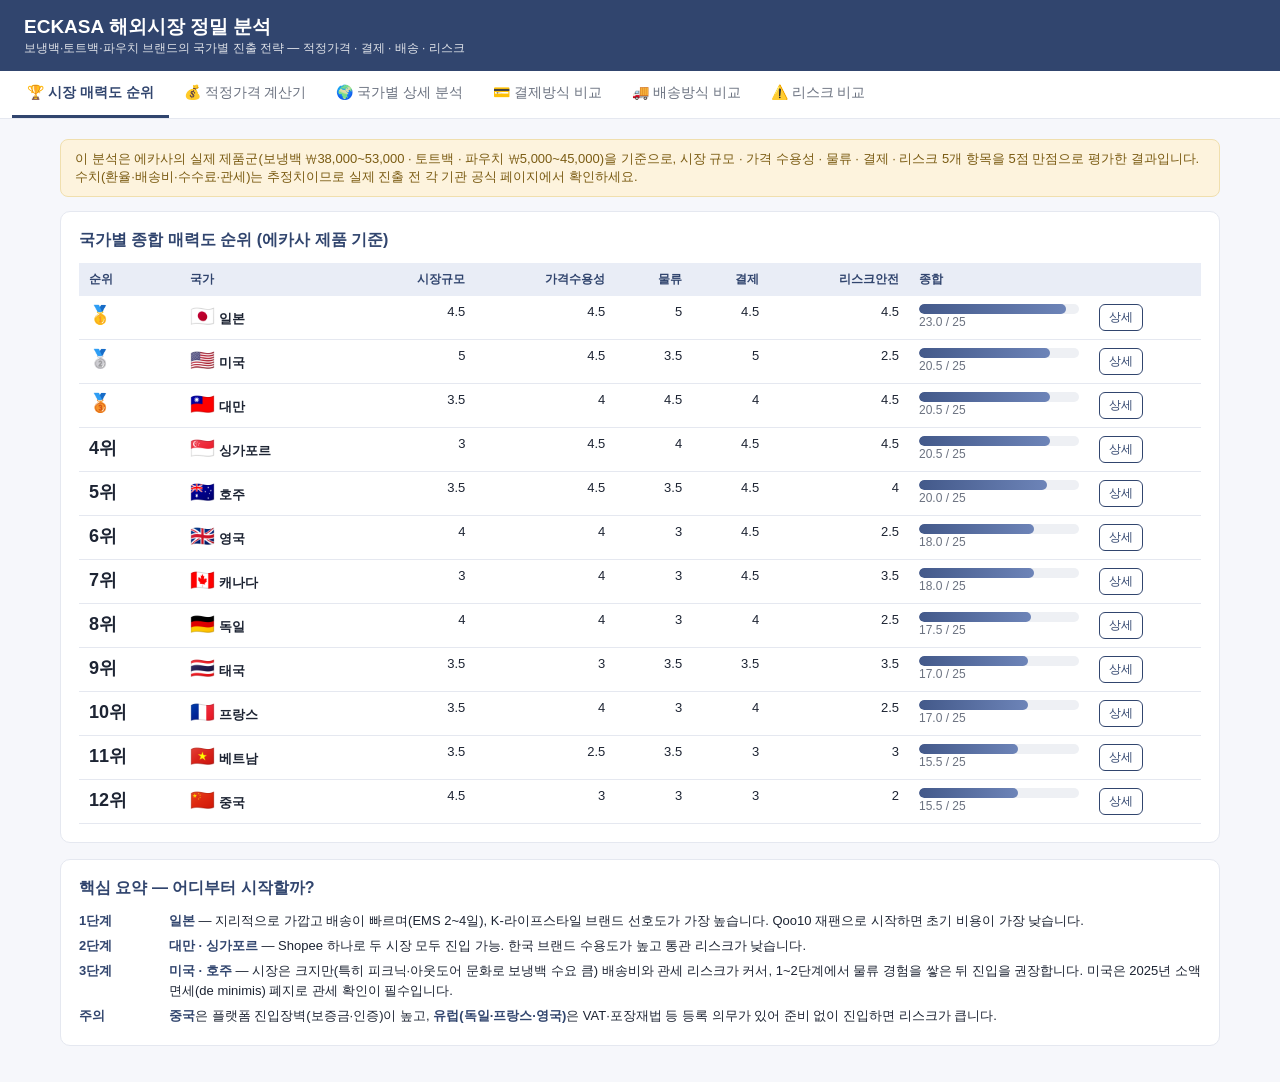
<file: 해외판매/에카사-시장분석.html>
<!DOCTYPE html>
<html lang="ko">
<head>
<meta charset="UTF-8">
<meta name="viewport" content="width=device-width, initial-scale=1.0">
<title>에카사 해외시장 분석</title>
<style>
  :root{
    --bg:#f6f7fb; --card:#fff; --ink:#1d2433; --sub:#6b7280; --line:#e5e8f0;
    --brand:#31456e; --brand2:#43598a; --accent:#e9edf6; --danger:#c0392b; --warn:#b7791f; --ok:#2e7d32;
  }
  *{box-sizing:border-box; margin:0; padding:0;}
  body{font-family:'Malgun Gothic','Apple SD Gothic Neo',sans-serif; background:var(--bg); color:var(--ink); font-size:14px;}
  header{background:var(--brand); color:#fff; padding:14px 24px;}
  header h1{font-size:19px;}
  header .sub{font-size:12px; opacity:.85;}
  nav{background:#fff; border-bottom:1px solid var(--line); padding:0 12px; display:flex; flex-wrap:wrap; position:sticky; top:0; z-index:50;}
  nav button{border:none; background:none; padding:13px 15px; font-size:14px; cursor:pointer; color:var(--sub); border-bottom:3px solid transparent; font-family:inherit;}
  nav button.active{color:var(--brand); border-bottom-color:var(--brand); font-weight:bold;}
  nav button:hover{color:var(--brand);}
  main{padding:20px; max-width:1200px; margin:0 auto;}
  .tab{display:none;} .tab.active{display:block;}
  .card{background:var(--card); border:1px solid var(--line); border-radius:10px; padding:18px; margin-bottom:16px;}
  .card h2{font-size:16px; margin-bottom:12px; color:var(--brand);}
  .card h3{font-size:14px; margin:14px 0 8px; color:var(--brand);}
  table{width:100%; border-collapse:collapse; font-size:13px;}
  th{background:var(--accent); text-align:left; padding:8px 10px; font-size:12px; color:var(--brand); white-space:nowrap;}
  td{padding:8px 10px; border-bottom:1px solid var(--line); vertical-align:top;}
  tr:hover td{background:#fafbfd;}
  .btn{display:inline-block; border:none; border-radius:6px; padding:8px 14px; font-size:13px; cursor:pointer; font-family:inherit; background:var(--brand); color:#fff;}
  .btn:hover{background:var(--brand2);}
  .btn.sm{padding:4px 9px; font-size:12px;}
  .btn.ghost{background:#fff; color:var(--brand); border:1px solid var(--brand);}
  .btn:disabled{opacity:.5; cursor:not-allowed;}
  input,select,textarea{border:1px solid #cfd6e0; border-radius:6px; padding:8px 10px; font-size:13px; font-family:inherit; width:100%;}
  label{display:block; font-size:12px; color:var(--sub); margin-bottom:4px;}
  .frow{display:grid; grid-template-columns:repeat(auto-fit,minmax(160px,1fr)); gap:10px; margin-bottom:12px;}
  .badge{display:inline-block; padding:2px 9px; border-radius:99px; font-size:11px; font-weight:bold; white-space:nowrap;}
  .r-low{background:#e3f2e5; color:var(--ok);} .r-mid{background:#fdf3dd; color:var(--warn);} .r-high{background:#fbe4e0; color:var(--danger);}
  .muted{color:var(--sub); font-size:12px;}
  .right{text-align:right;}
  .grid{display:grid; gap:14px;}
  .grid.c2{grid-template-columns:repeat(auto-fit,minmax(340px,1fr));}
  .rank{font-size:18px; font-weight:bold;}
  .scorebar{background:#eef0f4; border-radius:99px; height:10px; overflow:hidden;}
  .scorebar>div{height:100%; background:linear-gradient(90deg,#43598a,#6d84b8); border-radius:99px;}
  .result-box{background:var(--accent); border-radius:10px; padding:16px; margin-top:12px;}
  .big{font-size:24px; font-weight:bold; color:var(--brand);}
  .notice{background:#fdf3dd; border:1px solid #f0dfae; color:#7a5b12; border-radius:8px; padding:10px 14px; font-size:13px; margin-bottom:14px;}
  .flag{font-size:20px;}
  .kv{display:grid; grid-template-columns:110px 1fr; gap:4px 10px; font-size:13px; line-height:1.6;}
  .kv b{color:var(--brand);}
  .modal-bg{display:none; position:fixed; inset:0; background:rgba(20,26,40,.5); z-index:100; overflow:auto; padding:30px 12px;}
  .modal-bg.open{display:block;}
  .modal{background:#fff; border-radius:12px; max-width:860px; margin:0 auto; padding:24px;}
  .modal h2{color:var(--brand); font-size:17px; margin-bottom:12px;}
  .ai-report{white-space:pre-wrap; line-height:1.7; font-size:13.5px; max-height:60vh; overflow-y:auto; border:1px solid var(--line); border-radius:8px; padding:16px; background:#fafbfd;}
  .spin{display:inline-block; width:14px; height:14px; border:2px solid #cbd5e0; border-top-color:var(--brand); border-radius:50%; animation:sp .8s linear infinite; vertical-align:-2px;}
  @keyframes sp{to{transform:rotate(360deg);}}
  @media(max-width:700px){ main{padding:10px;} .kv{grid-template-columns:90px 1fr;} }
</style>
</head>
<body>

<header>
  <h1>ECKASA 해외시장 정밀 분석</h1>
  <div class="sub">보냉백·토트백·파우치 브랜드의 국가별 진출 전략 — 적정가격 · 결제 · 배송 · 리스크</div>
</header>

<nav id="nav">
  <button data-tab="rank" class="active">🏆 시장 매력도 순위</button>
  <button data-tab="price">💰 적정가격 계산기</button>
  <button data-tab="country">🌍 국가별 상세 분석</button>
  <button data-tab="pay">💳 결제방식 비교</button>
  <button data-tab="shipx">🚚 배송방식 비교</button>
  <button data-tab="risk">⚠️ 리스크 비교</button>
</nav>

<main>

<!-- ===== 순위 ===== -->
<div class="tab active" id="tab-rank">
  <div class="notice">이 분석은 에카사의 실제 제품군(보냉백 ₩38,000~53,000 · 토트백 · 파우치 ₩5,000~45,000)을 기준으로, 시장 규모 · 가격 수용성 · 물류 · 결제 · 리스크 5개 항목을 5점 만점으로 평가한 결과입니다. 수치(환율·배송비·수수료·관세)는 추정치이므로 실제 진출 전 각 기관 공식 페이지에서 확인하세요.</div>
  <div class="card">
    <h2>국가별 종합 매력도 순위 (에카사 제품 기준)</h2>
    <table>
      <thead><tr><th>순위</th><th>국가</th><th class="right">시장규모</th><th class="right">가격수용성</th><th class="right">물류</th><th class="right">결제</th><th class="right">리스크안전</th><th style="width:180px;">종합</th><th></th></tr></thead>
      <tbody id="rankRows"></tbody>
    </table>
  </div>
  <div class="card">
    <h2>핵심 요약 — 어디부터 시작할까?</h2>
    <div class="kv" style="grid-template-columns:80px 1fr;">
      <b>1단계</b><span><b>일본</b> — 지리적으로 가깝고 배송이 빠르며(EMS 2~4일), K-라이프스타일 브랜드 선호도가 가장 높습니다. Qoo10 재팬으로 시작하면 초기 비용이 가장 낮습니다.</span>
      <b>2단계</b><span><b>대만 · 싱가포르</b> — Shopee 하나로 두 시장 모두 진입 가능. 한국 브랜드 수용도가 높고 통관 리스크가 낮습니다.</span>
      <b>3단계</b><span><b>미국 · 호주</b> — 시장은 크지만(특히 피크닉·아웃도어 문화로 보냉백 수요 큼) 배송비와 관세 리스크가 커서, 1~2단계에서 물류 경험을 쌓은 뒤 진입을 권장합니다. 미국은 2025년 소액면세(de minimis) 폐지로 관세 확인이 필수입니다.</span>
      <b>주의</b><span><b>중국</b>은 플랫폼 진입장벽(보증금·인증)이 높고, <b>유럽(독일·프랑스·영국)</b>은 VAT·포장재법 등 등록 의무가 있어 준비 없이 진입하면 리스크가 큽니다.</span>
    </div>
  </div>
</div>

<!-- ===== 가격 계산기 ===== -->
<div class="tab" id="tab-price">
  <div class="card">
    <h2>💰 국가별 적정 판매가격 계산기</h2>
    <p class="muted" style="margin-bottom:12px;">제품·국가·배송방식·마진을 선택하면 수수료와 배송비를 반영한 <b>권장 판매가</b>를 현지 통화로 계산하고, 현지 시장 가격대와 비교해 드립니다.</p>
    <div class="frow">
      <div><label>제품</label><select id="pcProduct"></select></div>
      <div><label>판매 국가</label><select id="pcCountry"></select></div>
      <div><label>배송 방식</label><select id="pcShip"></select></div>
      <div><label>마켓 수수료(%)</label><input type="number" id="pcFee" step="0.1"></div>
      <div><label>결제 수수료(%)</label><input type="number" id="pcPayFee" step="0.1" value="3"></div>
      <div><label>목표 마진(%)</label><input type="number" id="pcMargin" step="1" value="20"></div>
    </div>
    <div class="frow" style="grid-template-columns:200px 200px 1fr;">
      <div><label>제품 원가/공급가 (₩) — 비우면 국내판매가의 50% 적용</label><input type="number" id="pcCost" placeholder="자동"></div>
      <div><label>환율 (₩ per 1 <span id="pcCurLabel">USD</span>)</label><input type="number" id="pcFx" step="0.001"></div>
      <div style="align-self:end;"><button class="btn" onclick="calcPrice()">계산하기</button></div>
    </div>
    <div id="pcResult"></div>
  </div>
</div>

<!-- ===== 국가별 상세 ===== -->
<div class="tab" id="tab-country">
  <div class="card">
    <div style="display:flex; gap:10px; align-items:end; flex-wrap:wrap; margin-bottom:14px;">
      <div style="min-width:220px;"><label>국가 선택</label><select id="ctSelect" onchange="renderCountryDetail()"></select></div>
      <button class="btn ghost" onclick="aiDeepDive()" id="aiBtn">🤖 AI 심층 분석 리포트 생성</button>
    </div>
    <div id="ctDetail"></div>
  </div>
</div>

<!-- ===== 결제 비교 ===== -->
<div class="tab" id="tab-pay">
  <div class="card">
    <h2>💳 국가별 결제 가능 방식 분석</h2>
    <p class="muted" style="margin-bottom:12px;">각 나라 고객이 실제로 쓰는 결제수단입니다. 마켓플레이스(아마존·Shopee 등)에 입점하면 결제는 플랫폼이 대행하므로 별도 준비가 필요 없고, <b>자사몰로 직접 판매할 때</b>는 아래 수단을 지원하는 결제대행(PG)을 연결해야 합니다.</p>
    <table>
      <thead><tr><th>국가</th><th>주요 결제수단 (이용 비중 순)</th><th>자사몰 판매 시 권장 PG</th><th>참고</th></tr></thead>
      <tbody id="payRows"></tbody>
    </table>
  </div>
</div>

<!-- ===== 배송 비교 ===== -->
<div class="tab" id="tab-shipx">
  <div class="card">
    <h2>🚚 국가별 최적 배송방식 분석</h2>
    <p class="muted" style="margin-bottom:12px;">에카사 제품은 대부분 500g 이하 경량이라 <b>K-Packet(2kg 이하 소형포장물)</b>이 비용상 가장 유리하고, 고가 상품·빠른 배송이 필요하면 EMS 또는 특송(DHL/FedEx)을 쓰는 이원화 전략이 좋습니다. 아래 요금은 <b>0.5kg 기준 추정치</b>이며 실제 요금은 <a href="https://ems.epost.go.kr" target="_blank">우체국 EMS</a> 요금표를 확인하세요.</p>
    <table>
      <thead><tr><th>국가</th><th class="right">K-Packet<br>(0.5kg)</th><th class="right">EMS<br>(0.5kg)</th><th class="right">특송 DHL/FedEx<br>(0.5kg)</th><th>소요일</th><th>추천 방식</th></tr></thead>
      <tbody id="shipRows"></tbody>
    </table>
  </div>
</div>

<!-- ===== 리스크 비교 ===== -->
<div class="tab" id="tab-risk">
  <div class="card">
    <h2>⚠️ 국가별 판매 리스크 분석</h2>
    <p class="muted" style="margin-bottom:12px;">통관·세금, 규제, 반품, 시장 리스크를 국가별로 정리했습니다. <span class="badge r-high">상</span> 항목은 진출 전 반드시 대비하세요.</p>
    <div id="riskCards"></div>
  </div>
</div>

</main>

<!-- AI 리포트 모달 -->
<div class="modal-bg" id="aiModalBg">
  <div class="modal">
    <h2 id="aiModalTitle">AI 심층 분석</h2>
    <div class="ai-report" id="aiReport"></div>
    <div style="display:flex; justify-content:flex-end; gap:8px; margin-top:14px;">
      <button class="btn ghost" onclick="copyReport()">복사</button>
      <button class="btn" onclick="document.getElementById('aiModalBg').classList.remove('open')">닫기</button>
    </div>
  </div>
</div>

<script>
"use strict";
/* ============================================================
   에카사 해외시장 분석 — 국가별 데이터 (2026년 중반 기준 추정치)
   ============================================================ */

const PRODUCTS = [
  {name:"싱글 보냉백", price:41000, weight:350},
  {name:"데일리 보틀백(보냉백)", price:38000, weight:250},
  {name:"스팽글 토트백", price:41000, weight:300},
  {name:"에카사 트래블 파우치", price:19000, weight:120},
  {name:"컬러 파우치", price:15000, weight:80},
  {name:"스트랩 파우치", price:19000, weight:100},
  {name:"스퀘어 보냉백", price:45000, weight:400},
  {name:"원형 보냉백", price:45000, weight:380},
  {name:"토바 보냉백", price:53000, weight:450},
  {name:"모노백", price:41000, weight:320},
  {name:"토바백", price:33000, weight:300},
  {name:"노트북 파우치 16인치", price:39000, weight:350},
  {name:"피크닉 매트", price:29000, weight:500},
  {name:"플레이 스트랩", price:5000, weight:50},
];

// score: [시장규모, 가격수용성, 물류, 결제, 리스크안전] 각 5점 만점
const DATA = [
{
  code:"JP", name:"일본", flag:"🇯🇵", currency:"JPY", fx:9.3,
  score:[4.5,4.5,5,4.5,4.5],
  summary:"에카사 최우선 추천 시장. K-라이프스타일 붐, 빠른 배송(2~4일), 낮은 통관 리스크. 귀엽고 실용적인 보냉백·파우치 감성이 일본 소비자 취향과 정확히 일치.",
  priceRange:"보냉백(保冷バッグ) ¥2,000~6,000 / 토트백 ¥2,500~8,000 / 파우치 ¥1,000~3,000. 한국 브랜드 프리미엄 +10~20% 수용 가능.",
  markets:[["Qoo10 Japan","약 10%","한국 셀러 진입 최다. 메가와리 세일 활용"],["Amazon Japan","8~15%","FBA 이용 시 물류 위탁 가능"],["Rakuten","8~12%+월고정비","현지 법인/대행 필요한 경우 있음"],["BASE/STORES","3~6%","자사몰형, 소규모 시작에 적합"]],
  payments:[["신용카드","~70% — 가장 보편적"],["편의점 결제(コンビニ払い)","약 10~15% — 일본 특유, 젊은층·주부"],["코드결제(PayPay 등)","급성장 중"],["대금상환(代引き)","소폭 유지"]],
  shipping:{kpacket:10000, ems:22000, express:40000, days:"K-Packet 4~8일 / EMS 2~4일 / 특송 1~3일", rec:"K-Packet 기본 + 고가상품 EMS. 가장 물류가 쉬운 시장."},
  customs:"과세가격(물품가의 60%) 1만엔 이하 면세 → 소매가 약 16,666엔 이하 개인구매는 대부분 면세. 초과 시 관세+소비세 10%.",
  risks:[["통관·세금","하","1만엔 기준 면세 폭이 커서 에카사 가격대는 대부분 면세 통관"],["규제·인증","하","일반 잡화(가방)는 별도 인증 불요"],["반품","하","반품 문화 온건, 반품률 낮음"],["시장 경쟁","중","보냉백 현지 브랜드(서모스 등) 많음 — 디자인 차별화 필요"],["언어","중","상품페이지 일본어 현지화 필수 (자동 번역 기능 활용)"]],
},
{
  code:"US", name:"미국", flag:"🇺🇸", currency:"USD", fx:1380,
  score:[5,4.5,3.5,5,2.5],
  summary:"세계 최대 시장 + 런치백·쿨러백 수요 매우 큼. 다만 2025년 소액수입 면세(de minimis $800) 폐지로 전 수입품이 관세 대상이 되어, 관세·배송비 관리가 성패를 좌우.",
  priceRange:"런치백/쿨러백 $15~45 (Amazon 기준 볼륨존 $20~35) / 토트백 $20~60 / 파우치 $10~25. 디자인 프리미엄 브랜드는 $40~80도 형성.",
  markets:[["Amazon US","~15%","FBA 필수적. 리뷰 확보가 관건"],["Etsy","~9.5%(결제수수료 포함)","핸드메이드·디자인 소품에 유리, 진입 쉬움"],["eBay","~13.6%",""],["TikTok Shop US","~8%","영상 콘텐츠로 급성장 채널"]],
  payments:[["신용카드(Visa/Master/Amex)","주류"],["PayPal","온라인 구매자 다수 보유"],["Apple Pay / Google Pay","모바일 결제 급증"],["BNPL(Affirm/Klarna)","젊은층 증가"]],
  shipping:{kpacket:14000, ems:29000, express:45000, days:"K-Packet 7~15일 / EMS 3~7일 / 특송 2~4일", rec:"저가 상품 K-Packet, $40+ 상품은 EMS/특송. 무료배송 기대심리가 강해 배송비를 판매가에 포함하는 전략 필요."},
  customs:"⚠️ 2025년 8월부로 $800 소액면세(de minimis) 폐지 — 모든 수입품이 관세 부과 대상. 섬유제 가방류 기본관세율이 높은 편(품목별 상이). 한미 FTA 원산지증명 시 절감 가능. 관세 정책이 자주 바뀌므로 발송 전 최신 규정 확인 필수.",
  risks:[["통관·세금","상","de minimis 폐지로 소액 주문도 관세·통관수수료 발생 → 고객 불만/수취거부 리스크"],["시장 경쟁","상","아마존 내 중국 셀러와 가격 경쟁 심함 — 가격이 아닌 디자인·브랜드로 승부"],["반품","중","반품 관대 문화. 반품 시 국제 반송비가 커서 '환불 후 폐기' 정책 고려"],["제조물책임(PL)","중","보냉백 식품 접촉 관련 클레임 대비, PL보험 검토"],["환율","중","원/달러 변동성 — 분기별 가격 재점검"]],
},
{
  code:"TW", name:"대만", flag:"🇹🇼", currency:"TWD", fx:43,
  score:[3.5,4,4.5,4,4.5],
  summary:"한국 브랜드 선호도가 매우 높고 Shopee로 쉽게 진입 가능. 시장 규모는 중간이지만 진입 비용·리스크가 낮아 '두 번째 시장'으로 최적.",
  priceRange:"보냉백 NT$500~1,400 / 토트백 NT$600~1,800 / 파우치 NT$250~700.",
  markets:[["Shopee Taiwan","6~8%","한국 셀러 전용 프로그램 있음"],["PChome","~10%",""],["momo","~10~15%","현지 대행 통한 입점"]],
  payments:[["신용카드","주류"],["편의점 결제/수령","대만 특유 — 세븐일레븐 수령 인기"],["LINE Pay","보편적"],["ATM 이체","일부"]],
  shipping:{kpacket:9000, ems:14000, express:35000, days:"K-Packet 5~9일 / EMS 2~4일 / 특송 1~3일", rec:"Shopee 공식 물류(SLS) 이용 시 배송·통관이 간단. 개별 발송은 K-Packet."},
  customs:"NT$2,000 이하 면세 (단, 반기 6회 초과 시 과세). 에카사 가격대 대부분 면세 범위.",
  risks:[["통관·세금","하","면세 한도 넉넉, 통관 간단"],["시장 경쟁","중","한국·일본 브랜드 다수 진출"],["반품","하","Shopee 정책 준수 시 무난"],["규제","하","일반 잡화 인증 불요"]],
},
{
  code:"SG", name:"싱가포르", flag:"🇸🇬", currency:"SGD", fx:1030,
  score:[3,4.5,4,4.5,4.5],
  summary:"구매력 최상위, 영어 사용으로 운영 쉬움, 통관 투명. 시장이 작다는 것이 유일한 단점 — 동남아 진출의 테스트베드로 활용.",
  priceRange:"보냉백 S$20~55 / 토트백 S$25~70 / 파우치 S$10~30. 프리미엄 가격 수용도 높음.",
  markets:[["Shopee SG","5~8%",""],["Lazada SG","5~8%","알리바바 계열"],["Amazon SG","~15%",""]],
  payments:[["신용카드","주류"],["PayNow","계좌 실시간이체 보편화"],["GrabPay","동남아 슈퍼앱"],["Atome(BNPL)","증가"]],
  shipping:{kpacket:11000, ems:18000, express:38000, days:"K-Packet 5~10일 / EMS 3~5일 / 특송 2~3일", rec:"K-Packet 기본. 시장이 작아 물량 적을 때 EMS 혼용."},
  customs:"관세는 사실상 없음(주류 등 제외). GST 9%가 저가 수입품에도 부과(2023~) — 플랫폼 판매 시 플랫폼이 징수 대행.",
  risks:[["통관·세금","하","투명하고 간단"],["시장 규모","중","인구 600만 — 절대 규모 작음"],["경쟁","중","글로벌 브랜드 집결지"]],
},
{
  code:"AU", name:"호주", flag:"🇦🇺", currency:"AUD", fx:900,
  score:[3.5,4.5,3.5,4.5,4],
  summary:"피크닉·바비큐·아웃도어 문화로 보냉백(cooler bag) 수요가 구조적으로 큰 시장. 에카사 제품 적합도가 가장 높은 나라 중 하나. 거리로 인한 배송비가 관건.",
  priceRange:"쿨러백 A$25~70 / 토트백 A$30~80 / 피크닉매트 A$30~60. 가격 수용도 높음.",
  markets:[["Amazon AU","~15%","성장 중"],["eBay AU","~13%","호주 전통 강자"],["Etsy","~9.5%","디자인 소품"]],
  payments:[["신용카드","주류"],["PayPal","보편적"],["Afterpay(BNPL)","호주 발상 — 매우 인기"],["Apple/Google Pay","증가"]],
  shipping:{kpacket:13000, ems:26000, express:42000, days:"K-Packet 7~14일 / EMS 4~8일 / 특송 2~4일", rec:"K-Packet 기본 + 대형 상품(피크닉매트) EMS. 배송비를 가격에 포함한 '무료배송' 표기 권장."},
  customs:"A$1,000 이하 관세 면제. GST 10%는 플랫폼이 징수 대행(저가 수입품 포함). 통관 무난.",
  risks:[["통관·세금","하","A$1,000 면세 — 에카사 전 제품 해당"],["검역","중","식품·목재 검역이 엄격한 나라 — 가방은 무관하나 포장재(짚·나무) 사용 금지"],["배송기간","중","기대 배송기간이 길어 이탈 위험 — 추적번호 필수 제공"],["경쟁","중","현지 브랜드(KeepCool 등) 존재"]],
},
{
  code:"VN", name:"베트남", flag:"🇻🇳", currency:"VND", fx:0.054,
  score:[3.5,2.5,3.5,3,3],
  summary:"한류 영향력 최상, 시장 성장률 높음. 다만 가격 민감도가 매우 높아 에카사 중고가 라인은 하노이·호치민 중산층 타깃으로 좁혀야 함. COD 문화 대비 필수.",
  priceRange:"보냉백 15만~40만동(약 ₩8,000~22,000) 볼륨존 — 에카사 정가가 현지 시세보다 높음 → 파우치·스트랩 등 저가 라인 우선 진입 권장.",
  markets:[["Shopee VN","5~10%","최대 플랫폼"],["TikTok Shop VN","~5%","라이브커머스 급성장"],["Lazada VN","5~10%",""]],
  payments:[["COD(착불 현금)","여전히 50~60% — 필수 지원"],["MoMo/ZaloPay","전자지갑 급성장"],["은행이체","보편적"],["신용카드","보급률 낮음"]],
  shipping:{kpacket:9000, ems:13000, express:35000, days:"K-Packet 6~12일 / EMS 3~6일 / 특송 2~4일", rec:"플랫폼 공식 물류(Shopee SLS) 강력 권장 — COD 수금까지 대행."},
  customs:"2025년부터 저가 수입품 부가세 면제 폐지 — 소액도 VAT 부과. 통관 지연이 잦은 편.",
  risks:[["COD 미수취","상","착불 주문 후 수취 거부 비율 높음 — 플랫폼 물류로 방어"],["가격 민감","상","정가 그대로는 판매 어려움 — 라인 선별 필요"],["통관","중","지연·비공식 비용 발생 사례"],["위조품","중","인기 상승 시 카피 제품 등장 주의"]],
},
{
  code:"TH", name:"태국", flag:"🇹🇭", currency:"THB", fx:39,
  score:[3.5,3,3.5,3.5,3.5],
  summary:"K-컬처 수용도 높고 이커머스 성장 중. 더운 기후로 보냉백 실수요 존재. 중저가 라인부터 진입 권장.",
  priceRange:"보냉백 ฿300~1,000 / 토트백 ฿400~1,500 / 파우치 ฿150~500.",
  markets:[["Shopee TH","5~10%",""],["Lazada TH","5~10%",""],["TikTok Shop TH","~5%","라이브커머스 강세"]],
  payments:[["PromptPay(QR이체)","국민 결제수단"],["COD","여전히 30~40%"],["신용카드","방콕 중심"],["TrueMoney","전자지갑"]],
  shipping:{kpacket:9500, ems:15000, express:35000, days:"K-Packet 6~12일 / EMS 3~6일 / 특송 2~4일", rec:"플랫폼 공식 물류 권장. 개별 발송은 K-Packet."},
  customs:"2024년부터 저가 수입품에도 VAT 7% 부과. 1,500밧 이하 관세 면제는 유지되나 정책 변동 잦음.",
  risks:[["가격 민감","중","중국산 저가와 경쟁"],["COD 미수취","중","플랫폼 물류로 방어"],["통관 정책 변동","중","저가수입품 과세 정책이 자주 바뀜"]],
},
{
  code:"GB", name:"영국", flag:"🇬🇧", currency:"GBP", fx:1750,
  score:[4,4,3,4.5,2.5],
  summary:"유럽 진출 관문. 영어권이라 운영은 쉽지만 £135 이하 판매분 VAT 판매자(플랫폼) 징수 의무 등 세무 요건이 까다로움. 플랫폼(아마존·Etsy) 경유 진입 권장 — VAT를 플랫폼이 대행.",
  priceRange:"쿨백 £12~35 / 토트백 £15~50 / 파우치 £8~20.",
  markets:[["Amazon UK","~15%","VAT 징수 대행"],["Etsy","~9.5%","디자인 소품 강세"],["eBay UK","~13%",""]],
  payments:[["신용/직불카드","주류"],["PayPal","보편적"],["Klarna(BNPL)","증가"],["Apple Pay","증가"]],
  shipping:{kpacket:13000, ems:27000, express:43000, days:"K-Packet 7~14일 / EMS 4~7일 / 특송 2~4일", rec:"K-Packet 기본. 대량화 시 현지 풀필먼트 검토."},
  customs:"£135 이하: 판매 시점에 VAT 20% 징수 의무(플랫폼 판매 시 플랫폼이 대행). £135 초과: 수입 시 관세+VAT. 직판(자사몰)이면 영국 VAT 등록 필요.",
  risks:[["VAT 의무","상","자사몰 직판 시 VAT 등록·신고 부담 → 초기엔 플랫폼 판매로 회피"],["반품","중","유럽 소비자법상 14일 청약철회"],["경쟁","중","성숙 시장"]],
},
{
  code:"DE", name:"독일", flag:"🇩🇪", currency:"EUR", fx:1500,
  score:[4,4,3,4,2.5],
  summary:"유럽 최대 이커머스 시장. 품질 중시 소비자에 에카사 품질 스토리가 통할 수 있으나, 포장재법(VerpackG) 등록 등 규제 대응이 선행 조건.",
  priceRange:"Kühltasche €12~40 / 토트백 €15~50 / 파우치 €8~20.",
  markets:[["Amazon DE","~15%","유럽 5개국 확장 용이"],["Etsy","~9.5%",""],["Kaufland Global","~10%","성장 중"]],
  payments:[["PayPal","독일 이커머스 1위 수단"],["청구서 결제(Rechnung)","독일 특유 — 후불 선호"],["Klarna","보편적"],["신용카드","상대적으로 낮음"],["Giropay/SEPA","계좌이체"]],
  shipping:{kpacket:13000, ems:27000, express:43000, days:"K-Packet 8~15일 / EMS 4~8일 / 특송 2~4일", rec:"아마존 FBA(독일 창고) 활용 시 배송 경쟁력 확보. 개별 발송은 IOSS 등록된 플랫폼 경유."},
  customs:"EU 공통: €150 이하 관세 면제, VAT 19%는 금액 무관 부과(IOSS로 판매 시점 징수). 플랫폼 판매 시 플랫폼이 IOSS 대행.",
  risks:[["포장재법(VerpackG)","상","독일 판매 시 포장재 등록(LUCID) 의무 — 미등록 판매 금지·과태료"],["반품 문화","상","독일 반품률 유럽 최고 수준 — 반품비 정책 사전 설계"],["VAT/세무","중","플랫폼 경유로 완화 가능"],["언어","중","독일어 상세페이지 필수"]],
},
{
  code:"FR", name:"프랑스", flag:"🇫🇷", currency:"EUR", fx:1500,
  score:[3.5,4,3,4,2.5],
  summary:"디자인 감성 소비 강한 시장 — 에카사의 미니멀·감성 디자인과 잘 맞음. 독일과 같은 EU 규제(VAT·EPR) 적용.",
  priceRange:"sac isotherme €12~40 / 토트백 €15~55 / 파우치 €8~22.",
  markets:[["Amazon FR","~15%",""],["Etsy","~9.5%","프랑스 감성소비와 잘 맞음"],["Cdiscount","~10%","프랑스 로컬 강자"]],
  payments:[["Carte Bancaire","프랑스 로컬 카드망 — 필수"],["PayPal","보편적"],["Apple Pay","증가"]],
  shipping:{kpacket:13000, ems:27000, express:43000, days:"K-Packet 8~15일 / EMS 4~8일 / 특송 2~4일", rec:"독일과 동일 — 플랫폼 경유 권장."},
  customs:"EU 공통(€150 이하 관세 면제, VAT 20% IOSS 징수). EPR(생산자책임) 등록 의무 품목 확대 중.",
  risks:[["EPR/포장재","상","프랑스도 포장재·섬유 EPR 등록 의무"],["반품","중","14일 청약철회"],["언어","중","프랑스어 상세페이지 필수 (Toubon법 — 소비자 대상 프랑스어 표기 의무)"]],
},
{
  code:"CA", name:"캐나다", flag:"🇨🇦", currency:"CAD", fx:1000,
  score:[3,4,3,4.5,3.5],
  summary:"미국과 묶어 운영 가능한 안정적 시장. 아웃도어 문화로 보냉백 수요 양호. 우편 통관 면세 기준이 낮은 점(C$20)에 유의.",
  priceRange:"쿨러백 C$20~60 / 토트백 C$25~70 / 파우치 C$12~30.",
  markets:[["Amazon CA","~15%","미국 계정과 통합 운영"],["Etsy","~9.5%",""],["eBay CA","~13%",""]],
  payments:[["신용카드","주류"],["PayPal","보편적"],["Interac","캐나다 로컬 직불"],["Apple Pay","증가"]],
  shipping:{kpacket:13500, ems:28000, express:44000, days:"K-Packet 8~15일 / EMS 4~8일 / 특송 2~4일", rec:"K-Packet 기본. 아마존 CA FBA 병행."},
  customs:"우편물 C$20 초과 시 세금 부과(택배사 경유 C$40/150 기준 별도) — 면세 한도가 낮아 사실상 대부분 과세. 한-캐 FTA로 관세 절감 가능. 통관수수료(브로커리지) 주의.",
  risks:[["통관·세금","중","면세 한도 낮음 + 택배사 통관수수료 → 고객 안내 필요"],["시장 규모","중","인구 4천만"],["겨울 배송","하","혹한기 배송 지연"]],
},
{
  code:"CN", name:"중국", flag:"🇨🇳", currency:"CNY", fx:190,
  score:[4.5,3,3,3,2],
  summary:"거대 시장이지만 진입장벽 최고 수준 — 티몰글로벌 보증금·연회비, 마케팅 비용, 로컬 경쟁. 개인 셀러보다는 대행사/왕훙 유통 or 샤오홍슈 콘텐츠 기반 진입이 현실적. 후순위 권장.",
  priceRange:"보냉백 ¥50~200 / 토트백 ¥60~300. 로컬 저가 경쟁 극심, 한국 감성 프리미엄은 콘텐츠 마케팅 성공 시에만 유효.",
  markets:[["Tmall Global","5~8%+보증금·연회비","진입 비용 高"],["샤오홍슈(RED)","콘텐츠 커머스","K-브랜드 발견 채널"],["Douyin(틱톡 중국)","라이브커머스",""],["타오바오 (대행)","개인 구매대행 경유",""]],
  payments:[["Alipay","지배적"],["WeChat Pay","지배적"],["UnionPay","카드"]],
  shipping:{kpacket:8500, ems:18000, express:32000, days:"EMS 3~7일(통관 변수) / 특송 2~4일", rec:"보세창고 크로스보더 모델(대행) 또는 EMS. 개별 직배송은 통관 리스크."},
  customs:"크로스보더 전자상거래 종합세 약 9.1%(한도 내). 개인 우편은 행우세. 정식 수입은 인증·라벨 요건 복잡.",
  risks:[["플랫폼 진입장벽","상","보증금·연회비·현지법인 요건"],["마케팅 의존","상","콘텐츠·왕훙 없이는 노출 불가"],["지재권/카피","상","인기 시 카피 제품 빠르게 등장 — 상표 선등록 필수"],["통관","중","정책 변동"],["정치·규제","중","한중 관계 변수"]],
},
];

// ---------- 유틸 ----------
function esc(s){ return String(s==null?"":s).replace(/&/g,"&amp;").replace(/</g,"&lt;").replace(/>/g,"&gt;").replace(/"/g,"&quot;"); }
function fmt(n){ return Number(n||0).toLocaleString("ko-KR"); }
function riskBadge(level){ const m={"상":"r-high","중":"r-mid","하":"r-low"}; return `<span class="badge ${m[level]||'r-mid'}">${level}</span>`; }
function localFmt(v, cur){
  const dec = (cur==="JPY"||cur==="VND"||cur==="TWD"||cur==="THB")?0:2;
  return Number(v).toLocaleString("en-US",{minimumFractionDigits:dec, maximumFractionDigits:dec}) + " " + cur;
}

// ---------- 탭 ----------
document.getElementById("nav").addEventListener("click", e=>{
  const btn = e.target.closest("button[data-tab]"); if(!btn) return;
  document.querySelectorAll("nav button").forEach(b=>b.classList.remove("active"));
  document.querySelectorAll(".tab").forEach(t=>t.classList.remove("active"));
  btn.classList.add("active");
  document.getElementById("tab-"+btn.dataset.tab).classList.add("active");
});

// ---------- 순위 ----------
function renderRank(){
  const rows = DATA.map(d=>({d, total:d.score.reduce((a,b)=>a+b,0)}))
    .sort((a,b)=>b.total-a.total);
  const medals=["🥇","🥈","🥉"];
  document.getElementById("rankRows").innerHTML = rows.map((r,i)=>{
    const pct = (r.total/25*100).toFixed(0);
    return `<tr>
      <td class="rank">${medals[i]||(i+1)+"위"}</td>
      <td style="white-space:nowrap;"><span class="flag">${r.d.flag}</span> <b>${r.d.name}</b></td>
      ${r.d.score.map(s=>`<td class="right">${s}</td>`).join("")}
      <td><div class="scorebar"><div style="width:${pct}%"></div></div><span class="muted">${r.total.toFixed(1)} / 25</span></td>
      <td><button class="btn sm ghost" onclick="gotoCountry('${r.d.code}')">상세</button></td>
    </tr>`;
  }).join("");
}
function gotoCountry(code){
  document.querySelectorAll("nav button").forEach(b=>b.classList.remove("active"));
  document.querySelector('nav button[data-tab="country"]').classList.add("active");
  document.querySelectorAll(".tab").forEach(t=>t.classList.remove("active"));
  document.getElementById("tab-country").classList.add("active");
  document.getElementById("ctSelect").value = code;
  renderCountryDetail();
}

// ---------- 가격 계산기 ----------
function initCalc(){
  document.getElementById("pcProduct").innerHTML = PRODUCTS.map((p,i)=>`<option value="${i}">${esc(p.name)} (₩${fmt(p.price)}, ${p.weight}g)</option>`).join("");
  document.getElementById("pcCountry").innerHTML = DATA.map(d=>`<option value="${d.code}">${d.flag} ${d.name}</option>`).join("");
  document.getElementById("pcCountry").addEventListener("change", syncCalcDefaults);
  document.getElementById("pcShip").innerHTML = `<option value="kpacket">K-Packet (저가·경량 추천)</option><option value="ems">EMS (빠름)</option><option value="express">특송 DHL/FedEx (프리미엄)</option>`;
  syncCalcDefaults();
}
function syncCalcDefaults(){
  const d = DATA.find(x=>x.code===document.getElementById("pcCountry").value);
  document.getElementById("pcFx").value = d.fx;
  document.getElementById("pcCurLabel").textContent = d.currency;
  // 대표 마켓 수수료 첫 항목에서 숫자 추출
  const feeText = d.markets[0][1]; const m = feeText.match(/(\d+(?:\.\d+)?)/);
  document.getElementById("pcFee").value = m? m[1] : 12;
}
function shipCost(d, method, weight){
  const base = d.shipping[method]; // 0.5kg 기준
  const units = Math.max(1, Math.ceil((weight+100)/500)); // 포장 100g 포함
  return Math.round(base + (units-1)*base*0.4);
}
function calcPrice(){
  const p = PRODUCTS[+document.getElementById("pcProduct").value];
  const d = DATA.find(x=>x.code===document.getElementById("pcCountry").value);
  const method = document.getElementById("pcShip").value;
  const fee = (+document.getElementById("pcFee").value||0)/100;
  const payFee = (+document.getElementById("pcPayFee").value||0)/100;
  const margin = (+document.getElementById("pcMargin").value||0)/100;
  const fx = +document.getElementById("pcFx").value||d.fx;
  const cost = +document.getElementById("pcCost").value || Math.round(p.price*0.5);
  const ship = shipCost(d, method, p.weight);
  const landed = cost + ship;
  const denom = 1 - fee - payFee - margin;
  if(denom<=0.05){ document.getElementById("pcResult").innerHTML = `<div class="notice">수수료+마진 합계가 너무 높습니다(95% 초과). 마진율을 낮춰 보세요.</div>`; return; }
  const priceKRW = landed/denom;
  const priceLocal = priceKRW/fx;
  // 보기 좋은 가격으로 반올림
  let nice;
  if(d.currency==="JPY") nice = Math.ceil(priceLocal/100)*100 - 10;         // ¥x,x90
  else if(d.currency==="VND") nice = Math.ceil(priceLocal/10000)*10000 - 1000;
  else if(d.currency==="TWD"||d.currency==="THB") nice = Math.ceil(priceLocal/10)*10 - 1;
  else nice = Math.ceil(priceLocal) - 0.01;                                  // $xx.99
  const niceKRW = nice*fx;
  const profit = niceKRW*(1-fee-payFee) - landed;
  const profitPct = (profit/niceKRW*100).toFixed(1);
  document.getElementById("pcResult").innerHTML = `
    <div class="result-box">
      <div class="muted">권장 판매가 — ${d.flag} ${d.name} (${esc(p.name)})</div>
      <div class="big">${localFmt(nice, d.currency)} <span style="font-size:14px; color:var(--sub);">(≈ ₩${fmt(Math.round(niceKRW))})</span></div>
      <table style="margin-top:12px; max-width:560px;">
        <tr><td>제품 원가/공급가</td><td class="right">₩${fmt(cost)}</td></tr>
        <tr><td>배송비 (${method==="kpacket"?"K-Packet":method==="ems"?"EMS":"특송"}, ${p.weight+100}g 추정)</td><td class="right">₩${fmt(ship)}</td></tr>
        <tr><td>마켓 수수료 ${(fee*100).toFixed(1)}% + 결제 수수료 ${(payFee*100).toFixed(1)}%</td><td class="right">₩${fmt(Math.round(niceKRW*(fee+payFee)))}</td></tr>
        <tr><td><b>예상 순이익 (판매가 기준 ${profitPct}%)</b></td><td class="right"><b style="color:${profit>0?'var(--ok)':'var(--danger)'}">₩${fmt(Math.round(profit))}</b></td></tr>
      </table>
      <h3>현지 시장 가격대와 비교</h3>
      <p style="font-size:13px; line-height:1.6;">${esc(d.priceRange)}</p>
      <p class="muted" style="margin-top:6px;">※ 관세·부가세: ${esc(d.customs)}</p>
    </div>`;
}

// ---------- 국가 상세 ----------
function initCountry(){
  document.getElementById("ctSelect").innerHTML = DATA.map(d=>`<option value="${d.code}">${d.flag} ${d.name}</option>`).join("");
  renderCountryDetail();
}
function currentCountry(){ return DATA.find(x=>x.code===document.getElementById("ctSelect").value); }
function renderCountryDetail(){
  const d = currentCountry();
  const total = d.score.reduce((a,b)=>a+b,0);
  document.getElementById("ctDetail").innerHTML = `
    <div class="grid c2">
      <div>
        <h2 style="font-size:20px;">${d.flag} ${d.name} <span class="muted" style="font-weight:normal;">종합 ${total.toFixed(1)}/25점</span></h2>
        <p style="line-height:1.7; margin:8px 0 14px;">${esc(d.summary)}</p>
        <h3>💰 적정 가격대</h3>
        <p style="line-height:1.6;">${esc(d.priceRange)}</p>
        <h3>🛃 관세·세금</h3>
        <p style="line-height:1.6;">${esc(d.customs)}</p>
        <h3>🚚 배송 전략</h3>
        <div class="kv">
          <b>K-Packet</b><span>약 ₩${fmt(d.shipping.kpacket)} (0.5kg)</span>
          <b>EMS</b><span>약 ₩${fmt(d.shipping.ems)} (0.5kg)</span>
          <b>특송</b><span>약 ₩${fmt(d.shipping.express)}~ (0.5kg)</span>
          <b>소요일</b><span>${esc(d.shipping.days)}</span>
          <b>추천</b><span>${esc(d.shipping.rec)}</span>
        </div>
      </div>
      <div>
        <h3 style="margin-top:0;">🛒 추천 마켓플레이스</h3>
        <table>
          <thead><tr><th>마켓</th><th>수수료</th><th>비고</th></tr></thead>
          <tbody>${d.markets.map(m=>`<tr><td><b>${esc(m[0])}</b></td><td>${esc(m[1])}</td><td class="muted">${esc(m[2])}</td></tr>`).join("")}</tbody>
        </table>
        <h3>💳 결제수단</h3>
        <table>
          <tbody>${d.payments.map(m=>`<tr><td><b>${esc(m[0])}</b></td><td class="muted">${esc(m[1])}</td></tr>`).join("")}</tbody>
        </table>
        <h3>⚠️ 리스크</h3>
        <table>
          <tbody>${d.risks.map(r=>`<tr><td style="white-space:nowrap;">${riskBadge(r[1])} ${esc(r[0])}</td><td class="muted">${esc(r[2])}</td></tr>`).join("")}</tbody>
        </table>
      </div>
    </div>`;
}

// ---------- 결제 비교 ----------
const PG_GUIDE = {
  US:"PayPal + Stripe", JP:"Stripe(카드·콘비니) 또는 Qoo10 정산", CN:"Alipay Global 제휴 PG", TW:"Shopee 정산 / TapPay",
  SG:"Stripe + GrabPay 연동", VN:"플랫폼 정산(COD 대행) 필수", TH:"플랫폼 정산 / 2C2P", AU:"Stripe + PayPal + Afterpay",
  GB:"Stripe + PayPal + Klarna", DE:"PayPal + Klarna (청구서결제 지원 PG)", FR:"Stripe(CB 지원) + PayPal", CA:"Stripe + PayPal",
};
function renderPay(){
  document.getElementById("payRows").innerHTML = DATA.map(d=>`
    <tr>
      <td style="white-space:nowrap;">${d.flag} <b>${d.name}</b></td>
      <td>${d.payments.map(p=>`<b>${esc(p[0])}</b> <span class="muted">— ${esc(p[1])}</span>`).join("<br>")}</td>
      <td>${esc(PG_GUIDE[d.code]||"")}</td>
      <td class="muted">${d.code==="VN"||d.code==="TH" ? "COD 지원 없으면 매출 절반 이상 놓침" : d.code==="DE" ? "후불(청구서) 미지원 시 이탈 큼" : d.code==="TW" ? "편의점 수령 옵션이 전환율 좌우" : ""}</td>
    </tr>`).join("");
}

// ---------- 배송 비교 ----------
function renderShipCompare(){
  document.getElementById("shipRows").innerHTML = DATA.map(d=>`
    <tr>
      <td style="white-space:nowrap;">${d.flag} <b>${d.name}</b></td>
      <td class="right">₩${fmt(d.shipping.kpacket)}</td>
      <td class="right">₩${fmt(d.shipping.ems)}</td>
      <td class="right">₩${fmt(d.shipping.express)}~</td>
      <td class="muted">${esc(d.shipping.days)}</td>
      <td class="muted">${esc(d.shipping.rec)}</td>
    </tr>`).join("");
}

// ---------- 리스크 비교 ----------
function renderRisk(){
  document.getElementById("riskCards").innerHTML = DATA.map(d=>{
    const high = d.risks.filter(r=>r[1]==="상").length;
    return `<div class="card" style="margin-bottom:12px;">
      <h3 style="margin-top:0;">${d.flag} ${d.name} ${high? `<span class="badge r-high">고위험 ${high}건</span>`:'<span class="badge r-low">전반적 안전</span>'}</h3>
      <table><tbody>
        ${d.risks.map(r=>`<tr><td style="white-space:nowrap; width:160px;">${riskBadge(r[1])} <b>${esc(r[0])}</b></td><td class="muted">${esc(r[2])}</td></tr>`).join("")}
      </tbody></table>
    </div>`;
  }).join("");
}

// ---------- AI 심층 분석 (Claude API — 판매관리 프로그램과 API 키 공유) ----------
function getApiKey(){
  try{
    const s = JSON.parse(localStorage.getItem("eckasa_settings")||"{}");
    return s.apiKey||"";
  }catch(e){ return ""; }
}
async function aiDeepDive(){
  const d = currentCountry();
  let key = getApiKey();
  if(!key){
    key = prompt("Claude API 키를 입력하세요 (판매관리 프로그램 [설정]에 저장하면 다시 묻지 않습니다):");
    if(!key) return;
    try{
      const s = JSON.parse(localStorage.getItem("eckasa_settings")||"{}");
      s.apiKey = key.trim(); localStorage.setItem("eckasa_settings", JSON.stringify(s));
    }catch(e){}
  }
  const btn = document.getElementById("aiBtn");
  btn.disabled = true; btn.innerHTML = `<span class="spin"></span> 리포트 생성 중… (수십 초 걸릴 수 있음)`;
  document.getElementById("aiModalTitle").textContent = `🤖 AI 심층 분석 — ${d.flag} ${d.name}`;
  const plist = PRODUCTS.map(p=>`- ${p.name}: ₩${fmt(p.price)}, ${p.weight}g`).join("\n");
  const system = `당신은 한국 중소 브랜드의 해외진출을 돕는 이커머스 전략 컨설턴트입니다. 실행 가능하고 구체적인 조언을 한국어로 작성하세요. 마크다운 기호(#, *) 대신 ■, ▶, - 를 사용해 일반 텍스트로 읽기 좋게 쓰세요.`;
  const user = `한국 라이프스타일 가방 브랜드 "에카사(ECKASA)"의 ${d.name} 시장 진출 심층 전략 리포트를 작성해 주세요.

[에카사 제품군]
${plist}
브랜드 특성: 보냉백 중심의 감성 디자인 라이프스타일 가방, 공식몰 eckasa.com, 소규모 브랜드.

[${d.name} 시장 기초 데이터]
- 요약: ${d.summary}
- 현지 가격대: ${d.priceRange}
- 마켓플레이스: ${d.markets.map(m=>m[0]+"("+m[1]+")").join(", ")}
- 결제: ${d.payments.map(p=>p[0]).join(", ")}
- 배송: ${d.shipping.days} / 추천: ${d.shipping.rec}
- 관세·세금: ${d.customs}
- 리스크: ${d.risks.map(r=>`${r[0]}(${r[1]}): ${r[2]}`).join(" / ")}

다음 구성으로 작성:
■ 1. 이 시장에서 에카사의 승산 (한 줄 결론 + 근거 3가지)
■ 2. 우선 출시할 제품 3가지와 권장 판매가 (현지 통화)
■ 3. 진입 채널과 순서 (첫 마켓, 계정 개설 시 준비물 포함)
■ 4. 마케팅 — 현지 고객에게 통할 소구점과 콘텐츠 아이디어
■ 5. 리스크 대응 체크리스트 (특히 '상' 등급 리스크)
■ 6. 첫 90일 액션 플랜 (주차별)`;
  try{
    const res = await fetch("https://api.anthropic.com/v1/messages", {
      method:"POST",
      headers:{
        "Content-Type":"application/json",
        "x-api-key": key,
        "anthropic-version":"2023-06-01",
        "anthropic-dangerous-direct-browser-access":"true"
      },
      body: JSON.stringify({ model:"claude-opus-4-8", max_tokens:8000, system, messages:[{role:"user", content:user}] })
    });
    const data = await res.json();
    if(!res.ok){
      const msg = data && data.error ? data.error.message : ("HTTP "+res.status);
      throw new Error(res.status===401? "API 키가 올바르지 않습니다." : msg);
    }
    const text = data.content.filter(b=>b.type==="text").map(b=>b.text).join("");
    document.getElementById("aiReport").textContent = text;
    document.getElementById("aiModalBg").classList.add("open");
  }catch(err){
    document.getElementById("aiReport").textContent = "⚠️ 오류: "+err.message;
    document.getElementById("aiModalBg").classList.add("open");
  }
  btn.disabled=false; btn.textContent="🤖 AI 심층 분석 리포트 생성";
}
function copyReport(){
  const t = document.getElementById("aiReport").textContent;
  if(t) navigator.clipboard.writeText(t).then(()=>alert("복사되었습니다."));
}

// ---------- 초기화 ----------
renderRank(); initCalc(); initCountry(); renderPay(); renderShipCompare(); renderRisk();
</script>
</body>
</html>
</file>
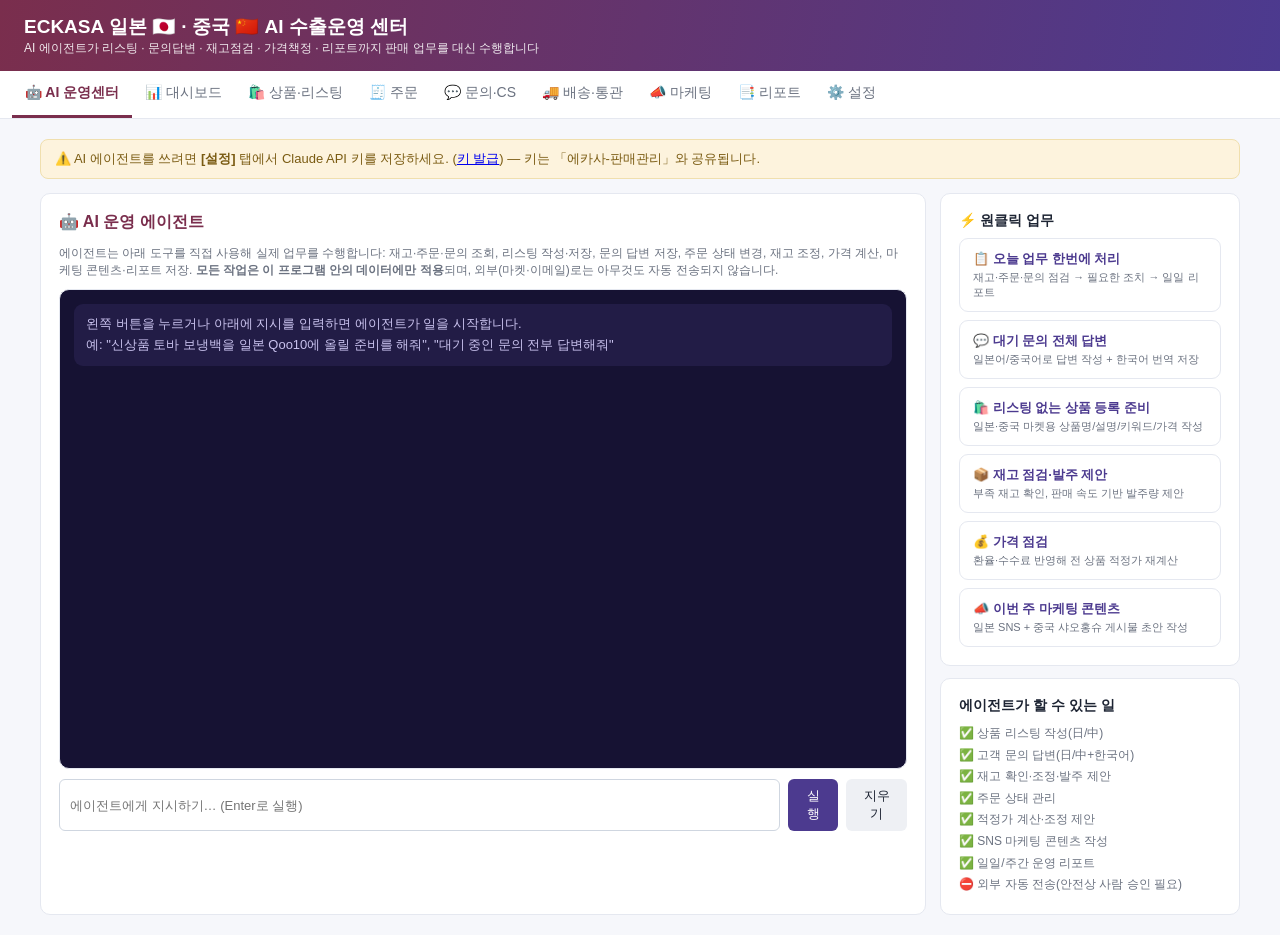
<file: 해외판매/에카사-일본중국-AI수출운영.html>
<!DOCTYPE html>
<html lang="ko">
<head>
<meta charset="UTF-8">
<meta name="viewport" content="width=device-width, initial-scale=1.0">
<title>에카사 일본·중국 AI 수출운영 센터</title>
<style>
  :root{
    --bg:#f6f7fb; --card:#fff; --ink:#1d2433; --sub:#6b7280; --line:#e5e8f0;
    --brand:#7a2e4d; --brand2:#96455f; --accent:#f7ecf1; --danger:#c0392b; --warn:#b7791f; --ok:#2e7d32;
    --jp:#bc002d; --cn:#de2910; --ai:#4c3a8f;
  }
  *{box-sizing:border-box; margin:0; padding:0;}
  body{font-family:'Malgun Gothic','Apple SD Gothic Neo',sans-serif; background:var(--bg); color:var(--ink); font-size:14px;}
  header{background:linear-gradient(100deg,var(--brand),#4c3a8f); color:#fff; padding:14px 24px;}
  header h1{font-size:19px;}
  header .sub{font-size:12px; opacity:.9;}
  nav{background:#fff; border-bottom:1px solid var(--line); padding:0 12px; display:flex; flex-wrap:wrap; position:sticky; top:0; z-index:50;}
  nav button{border:none; background:none; padding:13px 13px; font-size:14px; cursor:pointer; color:var(--sub); border-bottom:3px solid transparent; font-family:inherit;}
  nav button.active{color:var(--brand); border-bottom-color:var(--brand); font-weight:bold;}
  nav button:hover{color:var(--brand);}
  main{padding:20px; max-width:1240px; margin:0 auto;}
  .tab{display:none;} .tab.active{display:block;}
  .card{background:var(--card); border:1px solid var(--line); border-radius:10px; padding:18px; margin-bottom:16px;}
  .card h2{font-size:16px; margin-bottom:12px; color:var(--brand);}
  .card h3{font-size:14px; margin:12px 0 8px;}
  table{width:100%; border-collapse:collapse; font-size:13px;}
  th{background:var(--accent); text-align:left; padding:8px 10px; font-size:12px; color:var(--brand); white-space:nowrap;}
  td{padding:8px 10px; border-bottom:1px solid var(--line); vertical-align:top;}
  tr:hover td{background:#fafbfd;}
  .btn{display:inline-block; border:none; border-radius:6px; padding:8px 14px; font-size:13px; cursor:pointer; font-family:inherit; background:var(--brand); color:#fff;}
  .btn:hover{background:var(--brand2);}
  .btn.sm{padding:4px 9px; font-size:12px;}
  .btn.ghost{background:#fff; color:var(--brand); border:1px solid var(--brand);}
  .btn.gray{background:#eef0f4; color:var(--ink);}
  .btn.red{background:var(--danger);}
  .btn.ai{background:var(--ai);}
  .btn.ai:hover{background:#5d4aad;}
  .btn:disabled{opacity:.5; cursor:not-allowed;}
  input,select,textarea{border:1px solid #cfd6e0; border-radius:6px; padding:8px 10px; font-size:13px; font-family:inherit; background:#fff; color:var(--ink); width:100%;}
  label{display:block; font-size:12px; color:var(--sub); margin-bottom:4px;}
  .frow{display:grid; grid-template-columns:repeat(auto-fit,minmax(160px,1fr)); gap:10px; margin-bottom:10px;}
  .badge{display:inline-block; padding:2px 9px; border-radius:99px; font-size:11px; font-weight:bold; white-space:nowrap;}
  .b-green{background:#e3f2e5; color:var(--ok);} .b-blue{background:#e3ecf7; color:#1a5da0;}
  .b-yellow{background:#fdf3dd; color:var(--warn);} .b-red{background:#fbe4e0; color:var(--danger);}
  .b-gray{background:#eef0f4; color:var(--sub);} .b-jp{background:#fde8ec; color:var(--jp);} .b-cn{background:#fdeae6; color:var(--cn);}
  .b-ai{background:#ebe6fa; color:var(--ai);}
  .muted{color:var(--sub); font-size:12px;}
  .right{text-align:right;}
  .grid{display:grid; gap:14px;}
  .grid.c4{grid-template-columns:repeat(auto-fit,minmax(190px,1fr));}
  .grid.c2{grid-template-columns:repeat(auto-fit,minmax(340px,1fr));}
  .stat{background:var(--card); border:1px solid var(--line); border-radius:10px; padding:16px;}
  .stat .n{font-size:24px; font-weight:bold; color:var(--brand); margin-top:4px;}
  .stat .l{font-size:12px; color:var(--sub);}
  .toolbar{display:flex; justify-content:space-between; align-items:center; gap:10px; margin-bottom:12px; flex-wrap:wrap;}
  .notice{background:#fdf3dd; border:1px solid #f0dfae; color:#7a5b12; border-radius:8px; padding:10px 14px; font-size:13px; margin-bottom:14px;}
  .modal-bg{display:none; position:fixed; inset:0; background:rgba(20,26,40,.5); z-index:100; overflow:auto; padding:30px 12px;}
  .modal-bg.open{display:block;}
  .modal{background:#fff; border-radius:12px; max-width:780px; margin:0 auto; padding:22px;}
  .modal h2{font-size:16px; color:var(--brand); margin-bottom:14px;}
  .modal .actions{display:flex; justify-content:flex-end; gap:8px; margin-top:16px;}
  .spin{display:inline-block; width:14px; height:14px; border:2px solid #cbd5e0; border-top-color:var(--ai); border-radius:50%; animation:sp .8s linear infinite; vertical-align:-2px;}
  @keyframes sp{to{transform:rotate(360deg);}}
  /* AI 운영센터 */
  .agent-wrap{display:grid; grid-template-columns:1fr 300px; gap:14px;}
  @media(max-width:900px){ .agent-wrap{grid-template-columns:1fr;} }
  .agent-log{height:480px; overflow-y:auto; border:1px solid var(--line); border-radius:10px; background:#161233; padding:14px; font-size:13px;}
  .al{margin-bottom:10px; padding:10px 12px; border-radius:9px; line-height:1.6; white-space:pre-wrap;}
  .al.goal{background:#2d2758; color:#fff; font-weight:bold;}
  .al.think{background:#221c46; color:#c9c2ee;}
  .al.tool{background:#1d2c46; color:#9fd1ff; font-size:12px; font-family:Consolas,monospace;}
  .al.result{background:#1c3a2b; color:#a8e8c2; font-size:12px;}
  .al.final{background:#fff; color:var(--ink); border-left:4px solid var(--ai);}
  .al.err{background:#46201c; color:#ffb4a8;}
  .quickbtns{display:flex; flex-direction:column; gap:8px;}
  .quickbtns button{text-align:left; padding:11px 13px; border-radius:9px; border:1px solid var(--line); background:#fff; cursor:pointer; font-family:inherit; font-size:13px;}
  .quickbtns button:hover{border-color:var(--ai); background:#f5f2ff;}
  .quickbtns b{color:var(--ai);}
  .quickbtns span{display:block; color:var(--sub); font-size:11px; margin-top:2px;}
  .listing-text{white-space:pre-wrap; background:#fafbfd; border:1px solid var(--line); border-radius:8px; padding:10px; font-size:12.5px; line-height:1.6; max-height:200px; overflow-y:auto;}
  .items-editor .irow{display:grid; grid-template-columns:1fr 70px 110px 34px; gap:8px; margin-bottom:6px; align-items:center;}
  @media(max-width:700px){ main{padding:10px;} }
</style>
</head>
<body>

<header>
  <h1>ECKASA 일본 🇯🇵 · 중국 🇨🇳 AI 수출운영 센터</h1>
  <div class="sub">AI 에이전트가 리스팅 · 문의답변 · 재고점검 · 가격책정 · 리포트까지 판매 업무를 대신 수행합니다</div>
</header>

<nav id="nav">
  <button data-tab="agent" class="active">🤖 AI 운영센터</button>
  <button data-tab="dash">📊 대시보드</button>
  <button data-tab="listing">🛍️ 상품·리스팅</button>
  <button data-tab="orders">🧾 주문</button>
  <button data-tab="cs">💬 문의·CS</button>
  <button data-tab="ship">🚚 배송·통관</button>
  <button data-tab="mkt">📣 마케팅</button>
  <button data-tab="report">📑 리포트</button>
  <button data-tab="settings">⚙️ 설정</button>
</nav>

<main>

<!-- ===== AI 운영센터 ===== -->
<div class="tab active" id="tab-agent">
  <div id="agentNotice"></div>
  <div class="agent-wrap">
    <div class="card" style="margin-bottom:0;">
      <h2>🤖 AI 운영 에이전트</h2>
      <p class="muted" style="margin-bottom:10px;">에이전트는 아래 도구를 직접 사용해 실제 업무를 수행합니다: 재고·주문·문의 조회, 리스팅 작성·저장, 문의 답변 저장, 주문 상태 변경, 재고 조정, 가격 계산, 마케팅 콘텐츠·리포트 저장. <b>모든 작업은 이 프로그램 안의 데이터에만 적용</b>되며, 외부(마켓·이메일)로는 아무것도 자동 전송되지 않습니다.</p>
      <div class="agent-log" id="agentLog"><div class="al think">왼쪽 버튼을 누르거나 아래에 지시를 입력하면 에이전트가 일을 시작합니다.
예: "신상품 토바 보냉백을 일본 Qoo10에 올릴 준비를 해줘", "대기 중인 문의 전부 답변해줘"</div></div>
      <div style="display:flex; gap:8px; margin-top:10px;">
        <input id="agentGoal" placeholder="에이전트에게 지시하기… (Enter로 실행)">
        <button class="btn ai" id="agentRunBtn" onclick="runAgentFromInput()">실행</button>
        <button class="btn gray" onclick="clearAgentLog()">지우기</button>
      </div>
    </div>
    <div>
      <div class="card" style="margin-bottom:12px;">
        <h3 style="margin-top:0;">⚡ 원클릭 업무</h3>
        <div class="quickbtns">
          <button onclick="runAgent(PRESETS.daily)"><b>📋 오늘 업무 한번에 처리</b><span>재고·주문·문의 점검 → 필요한 조치 → 일일 리포트</span></button>
          <button onclick="runAgent(PRESETS.inquiries)"><b>💬 대기 문의 전체 답변</b><span>일본어/중국어로 답변 작성 + 한국어 번역 저장</span></button>
          <button onclick="runAgent(PRESETS.listings)"><b>🛍️ 리스팅 없는 상품 등록 준비</b><span>일본·중국 마켓용 상품명/설명/키워드/가격 작성</span></button>
          <button onclick="runAgent(PRESETS.stock)"><b>📦 재고 점검·발주 제안</b><span>부족 재고 확인, 판매 속도 기반 발주량 제안</span></button>
          <button onclick="runAgent(PRESETS.price)"><b>💰 가격 점검</b><span>환율·수수료 반영해 전 상품 적정가 재계산</span></button>
          <button onclick="runAgent(PRESETS.marketing)"><b>📣 이번 주 마케팅 콘텐츠</b><span>일본 SNS + 중국 샤오홍슈 게시물 초안 작성</span></button>
        </div>
      </div>
      <div class="card" style="margin-bottom:0;">
        <h3 style="margin-top:0;">에이전트가 할 수 있는 일</h3>
        <p class="muted" style="line-height:1.8;">✅ 상품 리스팅 작성(日/中)<br>✅ 고객 문의 답변(日/中+한국어)<br>✅ 재고 확인·조정·발주 제안<br>✅ 주문 상태 관리<br>✅ 적정가 계산·조정 제안<br>✅ SNS 마케팅 콘텐츠 작성<br>✅ 일일/주간 운영 리포트<br>⛔ 외부 자동 전송(안전상 사람 승인 필요)</p>
      </div>
    </div>
  </div>
</div>

<!-- ===== 대시보드 ===== -->
<div class="tab" id="tab-dash">
  <div class="grid c4" id="dashStats"></div>
  <div class="grid c2" style="margin-top:16px;">
    <div class="card"><h2>🇯🇵 일본 현황</h2><div id="dashJP"></div></div>
    <div class="card"><h2>🇨🇳 중국 현황</h2><div id="dashCN"></div></div>
  </div>
  <div class="card"><h2>⚠️ 처리 필요 항목</h2><div id="dashTodo"></div></div>
</div>

<!-- ===== 상품·리스팅 ===== -->
<div class="tab" id="tab-listing">
  <div class="card">
    <div class="toolbar">
      <h2 style="margin:0;">상품별 마켓 리스팅</h2>
      <div class="muted">리스팅 = 마켓에 올릴 상품명·설명·키워드·가격 세트. [AI 작성]을 누르거나 AI 운영센터에서 일괄 생성하세요.</div>
    </div>
    <table>
      <thead><tr><th>제품</th><th class="right">국내가</th><th class="right">재고</th><th>🇯🇵 일본 리스팅</th><th>🇨🇳 중국 리스팅</th></tr></thead>
      <tbody id="listingRows"></tbody>
    </table>
  </div>
  <div class="card">
    <h2>마켓 가이드</h2>
    <div id="marketGuideBox"></div>
  </div>
</div>

<!-- ===== 주문 ===== -->
<div class="tab" id="tab-orders">
  <div class="card">
    <div class="toolbar">
      <h2 style="margin:0;">일본·중국 주문</h2>
      <button class="btn" onclick="openOrderModal()">+ 새 주문 등록</button>
    </div>
    <table>
      <thead><tr><th>주문번호</th><th>날짜</th><th>국가</th><th>마켓</th><th>고객</th><th>상품</th><th class="right">금액</th><th>결제</th><th>배송</th><th></th></tr></thead>
      <tbody id="orderRows"></tbody>
    </table>
  </div>
</div>

<!-- ===== 문의·CS ===== -->
<div class="tab" id="tab-cs">
  <div class="card">
    <h2>고객 문의 등록</h2>
    <p class="muted" style="margin-bottom:10px;">마켓(Qoo10, 타오바오 등)에서 받은 문의를 붙여넣으면 AI가 해당 언어로 답변을 만들어 줍니다.</p>
    <div class="frow" style="grid-template-columns:140px 160px 1fr auto;">
      <div><label>국가</label><select id="iqCountry"><option value="JP">🇯🇵 일본</option><option value="CN">🇨🇳 중국</option></select></div>
      <div><label>마켓/고객명</label><input id="iqFrom" placeholder="Qoo10 / 田中様"></div>
      <div><label>문의 내용 (원문 그대로)</label><input id="iqText" placeholder="この保冷バッグのサイズを教えてください"></div>
      <div style="align-self:end;"><button class="btn" onclick="addInquiry()">등록</button></div>
    </div>
  </div>
  <div class="card">
    <div class="toolbar">
      <h2 style="margin:0;">문의함</h2>
      <button class="btn ai sm" onclick="runAgent(PRESETS.inquiries)">🤖 대기 문의 전체 AI 답변</button>
    </div>
    <div id="inquiryList"></div>
  </div>
</div>

<!-- ===== 배송·통관 ===== -->
<div class="tab" id="tab-ship">
  <div class="card">
    <h2>배송 처리</h2>
    <p class="muted" style="margin-bottom:10px;">송장번호 입력 → [추적] · [라벨] · [인보이스] 출력. 상태를 발송완료로 바꾸면 재고가 자동 차감됩니다.</p>
    <table>
      <thead><tr><th>주문번호</th><th>국가</th><th>고객</th><th>배송사</th><th>송장</th><th>상태</th><th></th></tr></thead>
      <tbody id="shipRows"></tbody>
    </table>
  </div>
  <div class="grid c2">
    <div class="card">
      <h2>🇯🇵 일본 통관·배송 가이드</h2>
      <div class="muted" style="line-height:1.9;">
        · <b>면세 기준</b>: 과세가격(물품가의 60%) 1만엔 이하 면세 → <b>소매가 약 16,666엔 이하</b> 주문은 대부분 면세 통관<br>
        · 추천 배송: <b>K-Packet</b>(2kg 이하, 4~8일, 약 ₩10,000/0.5kg) 기본, 고가·급송은 <b>EMS</b>(2~4일, 약 ₩22,000/0.5kg)<br>
        · 세관신고: 라벨의 CN22에 영문 품명 "Textile bag/pouch" + 가격 기재<br>
        · HS코드 참고: 4202.92 (섬유제 가방류) — 정확한 코드는 관세사/우체국 확인<br>
        · 주소는 일본어 그대로 기재 가능(국가명만 JAPAN 영문)
      </div>
    </div>
    <div class="card">
      <h2>🇨🇳 중국 통관·배송 가이드</h2>
      <div class="muted" style="line-height:1.9;">
        · 개인 직배송(우편): <b>행우세</b> 적용 — 가방류 세율 구간 확인 필요, 1회 1,000위안 이하 권장<br>
        · 플랫폼(크로스보더 전자상거래) 판매: <b>종합세 약 9.1%</b>, 연간 한도(1인 26,000위안) 내<br>
        · 추천 배송: EMS(3~7일, 통관 변수 있음) 또는 플랫폼 지정 물류/보세창고 모델<br>
        · 필수 주의: 인기 상승 시 <b>상표(브랜드) 중국 선등록</b> — 카피·상표 선점 방지<br>
        · 중국 주소는 중문 그대로 + 국가명 CHINA, 전화번호 필수
      </div>
    </div>
  </div>
</div>

<!-- ===== 마케팅 ===== -->
<div class="tab" id="tab-mkt">
  <div class="card">
    <div class="toolbar">
      <h2 style="margin:0;">마케팅 콘텐츠</h2>
      <button class="btn ai sm" onclick="runAgent(PRESETS.marketing)">🤖 이번 주 콘텐츠 AI 작성</button>
    </div>
    <p class="muted" style="margin-bottom:10px;">🇯🇵 일본: X(트위터)·인스타그램 게시물 / 🇨🇳 중국: 샤오홍슈(小红书) 노트가 효과적입니다. AI가 작성한 초안을 복사해 각 채널에 올리세요.</p>
    <div id="mktList"></div>
  </div>
</div>

<!-- ===== 리포트 ===== -->
<div class="tab" id="tab-report">
  <div class="card">
    <div class="toolbar">
      <h2 style="margin:0;">운영 리포트</h2>
      <button class="btn ai sm" onclick="runAgent(PRESETS.daily)">🤖 오늘 리포트 생성</button>
    </div>
    <div id="reportList"></div>
  </div>
</div>

<!-- ===== 설정 ===== -->
<div class="tab" id="tab-settings">
  <div class="card">
    <h2>Claude API 키 (AI 에이전트 필수)</h2>
    <p class="muted" style="margin-bottom:10px;"><a href="https://console.anthropic.com/" target="_blank">console.anthropic.com</a>에서 발급. 「에카사-판매관리」 프로그램과 자동 공유됩니다.</p>
    <div class="frow" style="grid-template-columns:1fr auto;">
      <div><input type="password" id="setApiKey" placeholder="sk-ant-..."></div>
      <div><button class="btn" onclick="saveApiKey()">저장</button></div>
    </div>
    <div id="apiKeyStatus" class="muted"></div>
  </div>
  <div class="card">
    <h2>환율 (₩ 기준 — 가격 계산에 사용)</h2>
    <div class="frow" style="grid-template-columns:180px 180px auto;">
      <div><label>1엔(JPY) = ₩</label><input type="number" id="setFxJPY" step="0.01"></div>
      <div><label>1위안(CNY) = ₩</label><input type="number" id="setFxCNY" step="0.1"></div>
      <div style="align-self:end;"><button class="btn" onclick="saveFx()">저장</button></div>
    </div>
  </div>
  <div class="card">
    <h2>운영 정책 (AI 에이전트의 업무 기준)</h2>
    <div class="frow" style="grid-template-columns:1fr;">
      <div><label>기본 마진율(%) · 배송/반품/응대 정책 등 — 에이전트가 이 기준으로 일합니다</label>
      <textarea id="setPolicy" rows="4" placeholder="예: 기본 마진 25%. 주문 후 2영업일 내 발송. 일본은 K-Packet 기본. 반품은 수령 7일 이내, 왕복 배송비 고객 부담. 문의 답변은 정중하고 간결하게."></textarea></div>
    </div>
    <button class="btn" onclick="savePolicy()">저장</button><span id="policySaved" class="muted"></span>
  </div>
  <div class="card">
    <h2>데이터</h2>
    <button class="btn ghost" onclick="seedDemo()">🧪 데모 데이터 넣기 (테스트용 주문·문의)</button>
    <button class="btn ghost" onclick="exportData()">📥 백업 저장</button>
    <button class="btn ghost" onclick="document.getElementById('importFile').click()">📤 백업 불러오기</button>
    <input type="file" id="importFile" accept=".json" style="display:none;" onchange="importData(event)">
    <button class="btn red" style="float:right;" onclick="resetJpCn()">이 프로그램 데이터 초기화</button>
    <p class="muted" style="margin-top:8px;">제품·재고·주문·API키는 「에카사-판매관리」와 공유합니다. 초기화는 문의/리스팅/마케팅/리포트만 지웁니다.</p>
  </div>
</div>

</main>

<!-- 주문 모달 -->
<div class="modal-bg" id="orderModalBg">
  <div class="modal">
    <h2 id="orderModalTitle">새 주문 등록</h2>
    <input type="hidden" id="omId">
    <div class="frow">
      <div><label>주문일</label><input type="date" id="omDate"></div>
      <div><label>국가</label><select id="omCountry" onchange="syncOrderCurrency()"><option value="JP">🇯🇵 일본</option><option value="CN">🇨🇳 중국</option></select></div>
      <div><label>마켓</label><input id="omMarket" list="mkList" placeholder="Qoo10 Japan 등"><datalist id="mkList"></datalist></div>
    </div>
    <div class="frow">
      <div><label>고객명</label><input id="omCustomer" placeholder="田中花子 / 王小美"></div>
      <div><label>전화</label><input id="omPhone"></div>
    </div>
    <div class="frow" style="grid-template-columns:1fr;">
      <div><label>배송 주소 (현지어 그대로)</label><input id="omAddr"></div>
    </div>
    <h3>주문 상품</h3>
    <div class="items-editor" id="omItems"></div>
    <button class="btn gray sm" onclick="addItemRow()">+ 상품 줄 추가</button>
    <div class="frow" style="margin-top:12px;">
      <div><label>통화</label><input id="omCurrency" readonly></div>
      <div><label>결제 방식</label><select id="omPayMethod">
        <option>마켓플레이스 정산</option><option>신용카드</option><option>PayPay</option><option>편의점결제</option><option>Alipay</option><option>WeChat Pay</option><option>기타</option>
      </select></div>
      <div><label>결제 상태</label><select id="omPayStatus"><option>결제완료</option><option>결제대기</option><option>부분환불</option><option>환불</option></select></div>
    </div>
    <div class="actions">
      <button class="btn gray" onclick="closeModal('orderModalBg')">취소</button>
      <button class="btn" onclick="saveOrder()">저장</button>
    </div>
  </div>
</div>

<!-- 배송 모달 -->
<div class="modal-bg" id="shipModalBg">
  <div class="modal" style="max-width:520px;">
    <h2>배송 정보</h2>
    <input type="hidden" id="smId">
    <div class="frow" style="grid-template-columns:1fr;">
      <div><label>배송사</label><select id="smCarrier">
        <option>우체국 K-Packet</option><option>우체국 EMS</option><option>DHL Express</option><option>FedEx</option><option>플랫폼 물류</option>
      </select></div>
      <div><label>송장번호</label><input id="smTracking"></div>
      <div><label>상태</label><select id="smStatus">
        <option>준비중</option><option>발송완료</option><option>통관중</option><option>배송중</option><option>배달완료</option><option>보류/반송</option>
      </select></div>
    </div>
    <div class="actions">
      <button class="btn gray" onclick="closeModal('shipModalBg')">취소</button>
      <button class="btn" onclick="saveShip()">저장</button>
    </div>
  </div>
</div>

<!-- 리스팅 보기/편집 모달 -->
<div class="modal-bg" id="listingModalBg">
  <div class="modal">
    <h2 id="lmTitle">리스팅</h2>
    <input type="hidden" id="lmProductId"><input type="hidden" id="lmMarketKey">
    <div class="frow" style="grid-template-columns:1fr 160px;">
      <div><label>상품명 (현지어)</label><input id="lmName"></div>
      <div><label>판매가 (현지통화)</label><input type="number" id="lmPrice" step="0.01"></div>
    </div>
    <div class="frow" style="grid-template-columns:1fr;">
      <div><label>상품 설명</label><textarea id="lmDesc" rows="8"></textarea></div>
      <div><label>검색 키워드 (쉼표 구분)</label><input id="lmKeywords"></div>
      <div><label>상태</label><select id="lmStatus"><option>초안</option><option>게시중</option><option>중지</option></select></div>
    </div>
    <div class="actions">
      <button class="btn gray" onclick="closeModal('listingModalBg')">닫기</button>
      <button class="btn ghost" onclick="copyListing()">전체 복사</button>
      <button class="btn ai" onclick="aiWriteListing()" id="lmAiBtn">🤖 AI 작성/개선</button>
      <button class="btn" onclick="saveListingFromModal()">저장</button>
    </div>
  </div>
</div>

<script>
"use strict";
/* ================================================================
   에카사 일본·중국 AI 수출운영 센터
   - 제품/재고/주문/API키: 「에카사-판매관리」와 localStorage 공유
   - AI 에이전트: Claude API tool use로 실제 업무 수행 (로컬 데이터에만)
   ================================================================ */

// ---------- 공통 ----------
function load(k,d){ try{ const v=localStorage.getItem(k); return v?JSON.parse(v):d; }catch(e){ return d; } }
function save(k,v){ localStorage.setItem(k, JSON.stringify(v)); }
function esc(s){ return String(s==null?"":s).replace(/&/g,"&amp;").replace(/</g,"&lt;").replace(/>/g,"&gt;").replace(/"/g,"&quot;"); }
function fmt(n){ return Number(n||0).toLocaleString("ko-KR"); }
function genId(p){ return p + Date.now().toString(36).toUpperCase() + Math.floor(Math.random()*100); }
function today(){ return new Date().toISOString().slice(0,10); }
function closeModal(id){ document.getElementById(id).classList.remove("open"); }
function openModal(id){ document.getElementById(id).classList.add("open"); }

const SEED_PRODUCTS = [
  {name:"싱글 보냉백", nameEn:"Single Cooler Bag", price:41000, weight:350},
  {name:"데일리 보틀백(보냉백)", nameEn:"Daily Bottle Cooler Bag", price:38000, weight:250},
  {name:"스팽글 토트백", nameEn:"Sequin Tote Bag", price:41000, weight:300},
  {name:"에카사 트래블 파우치", nameEn:"Travel Pouch", price:19000, weight:120},
  {name:"컬러 파우치", nameEn:"Color Pouch", price:15000, weight:80},
  {name:"스트랩 파우치", nameEn:"Strap Pouch", price:19000, weight:100},
  {name:"스퀘어 보냉백", nameEn:"Square Cooler Bag", price:45000, weight:400},
  {name:"원형 보냉백", nameEn:"Round Cooler Bag", price:45000, weight:380},
  {name:"토바 보냉백", nameEn:"Toba Cooler Bag", price:53000, weight:450},
  {name:"모노백", nameEn:"Mono Bag", price:41000, weight:320},
  {name:"토바백", nameEn:"Toba Bag", price:33000, weight:300},
  {name:"노트북 파우치 16인치", nameEn:"Laptop Pouch 16 inch", price:39000, weight:350},
  {name:"피크닉 매트", nameEn:"Picnic Mat", price:29000, weight:500},
  {name:"플레이 스트랩", nameEn:"Play Strap", price:5000, weight:50},
];

// 공유 데이터 (판매관리 프로그램과 동일 키)
let products = load("eckasa_products", null);
if(!products){ products = SEED_PRODUCTS.map((p,i)=>({id:"P"+(i+1), ...p, stock:50, safe:10})); save("eckasa_products", products); }
let orders = load("eckasa_orders", []);
let settings = load("eckasa_settings", {apiKey:"", name:"", phone:"", email:"", addr:"", policy:""});

// 이 프로그램 전용 데이터
let jpcn = load("eckasa_jpcn", {
  fx:{JPY:9.3, CNY:190},
  policy:"기본 마진 25%. 주문 후 2영업일 내 발송. 일본은 K-Packet 기본, 고가상품 EMS. 반품은 수령 7일 이내(왕복 배송비 고객 부담), 불량은 무료 교환. 문의 답변은 정중하고 간결하게, 확실하지 않은 것은 확인 후 안내한다고 답변.",
  inquiries:[], listings:[], marketing:[], reports:[]
});
function persistAll(){ save("eckasa_products",products); save("eckasa_orders",orders); save("eckasa_settings",settings); save("eckasa_jpcn",jpcn); }

const MARKETS = {
  JP: [
    {key:"qoo10", name:"Qoo10 Japan", fee:10, lang:"일본어", tip:"한국 셀러 최다 진입 채널. 메가와리(대형 세일) 참여가 매출 핵심."},
    {key:"amazonjp", name:"Amazon Japan", fee:15, lang:"일본어", tip:"검색 키워드 최적화 중요. FBA 이용 시 배송 경쟁력."},
    {key:"rakuten", name:"Rakuten", fee:10, lang:"일본어", tip:"일본 최대 로컬몰. 상세페이지 정보량이 많을수록 유리."},
  ],
  CN: [
    {key:"taobao", name:"타오바오/티몰 (대행)", fee:8, lang:"중국어 간체", tip:"직접 입점 장벽 높음 — 초기엔 구매대행/왕훙 유통 활용."},
    {key:"red", name:"샤오홍슈(小红书)", fee:5, lang:"중국어 간체", tip:"콘텐츠 커머스. '노트' 형식 감성 글+사진이 판매를 만듦."},
    {key:"douyin", name:"더우인(抖音)", fee:5, lang:"중국어 간체", tip:"라이브·쇼트폼 영상 중심."},
  ]
};
const COUNTRY_INFO = {
  JP:{name:"일본", flag:"🇯🇵", currency:"JPY", ship:"K-Packet 약 ₩10,000/0.5kg(4~8일), EMS 약 ₩22,000(2~4일)", customs:"소매가 약 16,666엔 이하 대부분 면세(과세가격 1만엔 기준)"},
  CN:{name:"중국", flag:"🇨🇳", currency:"CNY", ship:"EMS 약 ₩18,000/0.5kg(3~7일, 통관 변수), 플랫폼 물류 권장", customs:"크로스보더 종합세 약 9.1% 또는 행우세(개인 우편)"},
};
const TRACK_URLS = {
  "우체국 K-Packet":"https://service.epost.go.kr/trace.RetrieveEmsRigiTraceList.comm?POST_CODE=",
  "우체국 EMS":"https://service.epost.go.kr/trace.RetrieveEmsRigiTraceList.comm?POST_CODE=",
  "DHL Express":"https://www.dhl.com/kr-ko/home/tracking.html?tracking-id=",
  "FedEx":"https://www.fedex.com/fedextrack/?trknbr=",
};

function productById(id){ return products.find(p=>p.id===id); }
function jpcnOrders(){ return orders.filter(o=>o.country==="JP"||o.country==="CN"); }
function orderTotal(o){ return (o.items||[]).reduce((s,it)=>s+it.qty*it.unitPrice,0); }
function orderTotalKRW(o){ return Math.round(orderTotal(o)*(jpcn.fx[o.currency]||1)); }
function itemsSummary(o){ return o.items.map(it=>{const p=productById(it.productId); return (p?p.name:"?")+" ×"+it.qty;}).join(", "); }
function listingOf(pid, ckey){ return jpcn.listings.find(l=>l.productId===pid && l.country===ckey); }
function payBadge(s){ const m={"결제완료":"b-green","결제대기":"b-yellow","부분환불":"b-red","환불":"b-red"}; return `<span class="badge ${m[s]||'b-gray'}">${esc(s)}</span>`; }
function shipBadge(s){ const m={"준비중":"b-gray","발송완료":"b-blue","통관중":"b-yellow","배송중":"b-blue","배달완료":"b-green","보류/반송":"b-red"}; return `<span class="badge ${m[s]||'b-gray'}">${esc(s||"준비중")}</span>`; }
function cBadge(c){ return c==="JP"?'<span class="badge b-jp">🇯🇵 일본</span>':'<span class="badge b-cn">🇨🇳 중국</span>'; }

// 적정가 계산 (결정적 로직 — 에이전트 도구로도 사용)
function calcPriceFor(pid, country, marketKey, marginPct){
  const p = productById(pid); if(!p) return {error:"제품 없음"};
  const market = (MARKETS[country]||[]).find(m=>m.key===marketKey) || MARKETS[country][0];
  const margin = (marginPct!=null? marginPct : (parseFloat((jpcn.policy.match(/마진\s*(\d+)/)||[])[1])||25))/100;
  const shipKRW = country==="JP"? (p.weight<=450? 10000: 13000) : (p.weight<=450? 18000: 22000);
  const cost = Math.round(p.price*0.5);
  const fee = market.fee/100, payFee = 0.03;
  const denom = 1 - fee - payFee - margin;
  if(denom<=0.05) return {error:"마진+수수료 과다"};
  const fx = jpcn.fx[COUNTRY_INFO[country].currency];
  const priceKRW = (cost+shipKRW)/denom;
  let local = priceKRW/fx;
  local = country==="JP" ? Math.ceil(local/100)*100-10 : Math.round(local);
  const profit = Math.round(local*fx*(1-fee-payFee)-(cost+shipKRW));
  return {product:p.name, market:market.name, currency:COUNTRY_INFO[country].currency,
    recommendedPrice:local, costKRW:cost, shipKRW, feePct:market.fee, marginPct:margin*100, expectedProfitKRW:profit};
}

// ---------- 탭 ----------
document.getElementById("nav").addEventListener("click", e=>{
  const btn=e.target.closest("button[data-tab]"); if(!btn) return;
  document.querySelectorAll("nav button").forEach(b=>b.classList.remove("active"));
  document.querySelectorAll(".tab").forEach(t=>t.classList.remove("active"));
  btn.classList.add("active");
  document.getElementById("tab-"+btn.dataset.tab).classList.add("active");
  renderAll();
});

// ---------- 대시보드 ----------
function renderDash(){
  const os = jpcnOrders();
  const ym = today().slice(0,7);
  const sales = os.filter(o=>o.payStatus==="결제완료"&&(o.date||"").startsWith(ym)).reduce((s,o)=>s+orderTotalKRW(o),0);
  const pend = jpcn.inquiries.filter(i=>i.status==="대기").length;
  const low = products.filter(p=>p.stock<=p.safe).length;
  document.getElementById("dashStats").innerHTML = `
    <div class="stat"><div class="l">일본+중국 주문</div><div class="n">${os.length}건</div></div>
    <div class="stat"><div class="l">이번 달 매출(원화환산)</div><div class="n">₩${fmt(sales)}</div></div>
    <div class="stat"><div class="l">대기 중 문의</div><div class="n" style="color:${pend?'var(--danger)':'var(--brand)'}">${pend}건</div></div>
    <div class="stat"><div class="l">재고 부족</div><div class="n" style="color:${low?'var(--danger)':'var(--brand)'}">${low}종</div></div>`;
  for(const c of ["JP","CN"]){
    const co = os.filter(o=>o.country===c);
    const el = document.getElementById("dash"+c);
    const listed = jpcn.listings.filter(l=>l.country===c).length;
    el.innerHTML = `<div class="muted" style="line-height:2;">
      주문 ${co.length}건 · 매출(환산) ₩${fmt(co.reduce((s,o)=>s+orderTotalKRW(o),0))}<br>
      리스팅 보유 ${listed}개 / 제품 ${products.length}종<br>
      배송 진행 중 ${co.filter(o=>["발송완료","통관중","배송중"].includes(o.shipStatus)).length}건</div>`;
  }
  const todos=[];
  if(pend) todos.push(`💬 답변 대기 문의 ${pend}건 → [문의·CS] 탭 또는 AI 일괄 답변`);
  if(low) todos.push(`📦 재고 부족 ${low}종 → AI 재고 점검으로 발주 제안 받기`);
  const noShip = jpcnOrders().filter(o=>o.payStatus==="결제완료"&&(!o.shipStatus||o.shipStatus==="준비중")).length;
  if(noShip) todos.push(`🚚 발송 대기 주문 ${noShip}건 → [배송·통관] 탭`);
  const noListing = products.filter(p=>!listingOf(p.id,"JP")&&!listingOf(p.id,"CN")).length;
  if(noListing) todos.push(`🛍️ 리스팅 없는 제품 ${noListing}종 → AI 리스팅 준비`);
  document.getElementById("dashTodo").innerHTML = todos.length? todos.map(t=>`<p style="margin:6px 0;">${t}</p>`).join(""):"<p class='muted'>지금 처리할 항목이 없습니다. 👍</p>";
}

// ---------- 리스팅 ----------
function renderListings(){
  document.getElementById("listingRows").innerHTML = products.map(p=>{
    const cell = c=>{
      const l = listingOf(p.id, c);
      if(!l) return `<button class="btn sm ghost" onclick="openListingModal('${p.id}','${c}')">+ 만들기</button>`;
      const st = l.status==="게시중"?"b-green":(l.status==="중지"?"b-gray":"b-yellow");
      return `<span class="badge ${st}">${esc(l.status)}</span> <b>${esc(l.title||"")}</b> <span class="muted">${l.price?fmt(l.price)+" "+COUNTRY_INFO[c].currency:""}</span>
        <button class="btn sm gray" onclick="openListingModal('${p.id}','${c}')">보기/수정</button>`;
    };
    return `<tr><td><b>${esc(p.name)}</b><br><span class="muted">${esc(p.nameEn)}</span></td>
      <td class="right">₩${fmt(p.price)}</td><td class="right ${p.stock<=p.safe?'b-red':''}">${p.stock}</td>
      <td>${cell("JP")}</td><td>${cell("CN")}</td></tr>`;
  }).join("");
  document.getElementById("marketGuideBox").innerHTML = ["JP","CN"].map(c=>
    `<h3>${COUNTRY_INFO[c].flag} ${COUNTRY_INFO[c].name}</h3><table><thead><tr><th>마켓</th><th>수수료</th><th>공략 포인트</th></tr></thead><tbody>`+
    MARKETS[c].map(m=>`<tr><td><b>${esc(m.name)}</b></td><td>약 ${m.fee}%</td><td class="muted">${esc(m.tip)}</td></tr>`).join("")+"</tbody></table>"
  ).join("");
}
function openListingModal(pid, country){
  const p = productById(pid); const l = listingOf(pid,country);
  document.getElementById("lmTitle").textContent = `${COUNTRY_INFO[country].flag} ${p.name} — ${COUNTRY_INFO[country].name} 리스팅`;
  document.getElementById("lmProductId").value=pid;
  document.getElementById("lmMarketKey").value=country;
  document.getElementById("lmName").value = l? l.title:"";
  document.getElementById("lmPrice").value = l? l.price:"";
  document.getElementById("lmDesc").value = l? l.desc:"";
  document.getElementById("lmKeywords").value = l? l.keywords:"";
  document.getElementById("lmStatus").value = l? l.status:"초안";
  openModal("listingModalBg");
}
function saveListingData(pid, country, data){
  let l = listingOf(pid,country);
  if(!l){ l={id:genId("LS"), productId:pid, country, status:"초안"}; jpcn.listings.push(l); }
  Object.assign(l, data, {updated:today()});
  persistAll(); return l;
}
function saveListingFromModal(){
  saveListingData(document.getElementById("lmProductId").value, document.getElementById("lmMarketKey").value, {
    title:document.getElementById("lmName").value.trim(),
    price:+document.getElementById("lmPrice").value||0,
    desc:document.getElementById("lmDesc").value.trim(),
    keywords:document.getElementById("lmKeywords").value.trim(),
    status:document.getElementById("lmStatus").value,
  });
  closeModal("listingModalBg"); renderAll();
}
function copyListing(){
  const t = `${document.getElementById("lmName").value}\n가격: ${document.getElementById("lmPrice").value}\n\n${document.getElementById("lmDesc").value}\n\n키워드: ${document.getElementById("lmKeywords").value}`;
  navigator.clipboard.writeText(t).then(()=>alert("복사되었습니다. 마켓 판매자센터에 붙여넣으세요."));
}
async function aiWriteListing(){
  const pid=document.getElementById("lmProductId").value, country=document.getElementById("lmMarketKey").value;
  const p=productById(pid);
  const btn=document.getElementById("lmAiBtn"); btn.disabled=true; btn.innerHTML='<span class="spin"></span> 작성 중…';
  try{
    const calc = calcPriceFor(pid, country, MARKETS[country][0].key, null);
    const lang = country==="JP"?"일본어":"중국어 간체";
    const sys = `당신은 ${COUNTRY_INFO[country].name} 이커머스 리스팅 전문가입니다. 반드시 JSON만 출력하세요.`;
    const usr = `한국 브랜드 에카사(ECKASA)의 "${p.name}" (${p.nameEn}, 무게 ${p.weight}g, 한국판매가 ₩${fmt(p.price)})를 ${COUNTRY_INFO[country].name} 마켓(${MARKETS[country].map(m=>m.name).join(", ")})에 올릴 리스팅을 ${lang}로 작성해줘.
권장 판매가: ${calc.recommendedPrice} ${calc.currency} (수수료·배송비·마진 반영 계산값)
JSON 형식: {"title":"현지어 상품명(검색키워드 포함, 60자 내)","desc":"현지어 상품설명(특징·소재·사이즈 감성적으로, 인사말 포함, 15줄 내)","keywords":"검색 키워드 10개 쉼표구분","price":숫자}`;
    const out = await callClaude(sys, [{role:"user",content:usr}], 3000);
    const j = JSON.parse(out.replace(/^```json?\s*|\s*```$/g,""));
    document.getElementById("lmName").value=j.title||"";
    document.getElementById("lmDesc").value=j.desc||"";
    document.getElementById("lmKeywords").value=j.keywords||"";
    document.getElementById("lmPrice").value=j.price||calc.recommendedPrice;
  }catch(e){ alert("AI 작성 실패: "+e.message); }
  btn.disabled=false; btn.textContent="🤖 AI 작성/개선";
}

// ---------- 주문 ----------
function itemRowHtml(item){
  const opts = products.map(p=>`<option value="${p.id}" ${item&&item.productId===p.id?"selected":""}>${esc(p.name)}</option>`).join("");
  return `<div class="irow"><select class="it-p">${opts}</select>
    <input type="number" class="it-q" min="1" value="${item?item.qty:1}">
    <input type="number" class="it-u" step="0.01" value="${item?item.unitPrice:""}" placeholder="현지 단가">
    <button class="btn sm red" onclick="this.parentElement.remove()">×</button></div>`;
}
function addItemRow(item){ document.getElementById("omItems").insertAdjacentHTML("beforeend", itemRowHtml(item)); }
function syncOrderCurrency(){ document.getElementById("omCurrency").value = COUNTRY_INFO[document.getElementById("omCountry").value].currency; }
function openOrderModal(id){
  const o = id? orders.find(x=>x.id===id):null;
  document.getElementById("orderModalTitle").textContent = o? "주문 수정 — "+o.id : "새 주문 등록";
  document.getElementById("omId").value = o?o.id:"";
  document.getElementById("omDate").value = o?o.date:today();
  document.getElementById("omCountry").value = o?o.country:"JP";
  syncOrderCurrency();
  document.getElementById("omMarket").value = o?o.market:"";
  document.getElementById("omCustomer").value = o?o.customer:"";
  document.getElementById("omPhone").value = o?(o.phone||""):"";
  document.getElementById("omAddr").value = o?o.addr:"";
  document.getElementById("omPayMethod").value = o?o.payMethod:"마켓플레이스 정산";
  document.getElementById("omPayStatus").value = o?o.payStatus:"결제완료";
  document.getElementById("omItems").innerHTML="";
  if(o&&o.items.length){ o.items.forEach(it=>addItemRow(it)); } else addItemRow();
  document.getElementById("mkList").innerHTML = [...MARKETS.JP,...MARKETS.CN].map(m=>`<option value="${esc(m.name)}">`).join("");
  openModal("orderModalBg");
}
function saveOrder(){
  const id=document.getElementById("omId").value;
  const items=[...document.querySelectorAll("#omItems .irow")].map(r=>({
    productId:r.querySelector(".it-p").value, qty:Math.max(1,+r.querySelector(".it-q").value||1), unitPrice:+r.querySelector(".it-u").value||0
  })).filter(it=>it.productId);
  if(!items.length){ alert("상품을 추가하세요."); return; }
  const customer=document.getElementById("omCustomer").value.trim();
  if(!customer){ alert("고객명을 입력하세요."); return; }
  const data={ date:document.getElementById("omDate").value, country:document.getElementById("omCountry").value,
    market:document.getElementById("omMarket").value.trim(), customer,
    phone:document.getElementById("omPhone").value.trim(), addr:document.getElementById("omAddr").value.trim(),
    currency:document.getElementById("omCurrency").value, payMethod:document.getElementById("omPayMethod").value,
    payStatus:document.getElementById("omPayStatus").value, items };
  if(id){ Object.assign(orders.find(x=>x.id===id), data); }
  else orders.push({id:genId("EK"), ...data, shipStatus:"준비중", carrier:"", tracking:"", stockDeducted:false});
  persistAll(); closeModal("orderModalBg"); renderAll();
}
function delOrder(id){ if(confirm("삭제할까요?")){ orders=orders.filter(o=>o.id!==id); persistAll(); renderAll(); } }
function renderOrders(){
  const list=jpcnOrders().sort((a,b)=>(b.date||"").localeCompare(a.date||""));
  document.getElementById("orderRows").innerHTML = list.length? list.map(o=>`<tr>
    <td style="white-space:nowrap;"><b>${esc(o.id)}</b></td><td>${esc(o.date)}</td><td>${cBadge(o.country)}</td>
    <td>${esc(o.market)}</td><td>${esc(o.customer)}</td><td class="muted">${esc(itemsSummary(o))}</td>
    <td class="right" style="white-space:nowrap;">${fmt(orderTotal(o))} ${esc(o.currency)}</td>
    <td>${payBadge(o.payStatus)}</td><td>${shipBadge(o.shipStatus)}</td>
    <td style="white-space:nowrap;"><button class="btn sm gray" onclick="openOrderModal('${o.id}')">수정</button>
    <button class="btn sm red" onclick="delOrder('${o.id}')">삭제</button></td></tr>`).join("")
    : `<tr><td colspan="10" class="muted">일본·중국 주문이 없습니다. 설정 탭의 [데모 데이터]로 테스트해 볼 수 있어요.</td></tr>`;
}

// ---------- 배송·통관 ----------
function renderShip(){
  const list=jpcnOrders().sort((a,b)=>(b.date||"").localeCompare(a.date||""));
  document.getElementById("shipRows").innerHTML = list.length? list.map(o=>{
    const turl = TRACK_URLS[o.carrier];
    return `<tr><td style="white-space:nowrap;"><b>${esc(o.id)}</b></td><td>${cBadge(o.country)}</td><td>${esc(o.customer)}</td>
    <td>${esc(o.carrier||"—")}</td><td>${esc(o.tracking||"—")}</td><td>${shipBadge(o.shipStatus)}</td>
    <td style="white-space:nowrap;">
      <button class="btn sm" onclick="openShipModal('${o.id}')">배송정보</button>
      ${o.tracking&&turl? `<a class="btn sm ghost" style="text-decoration:none;" target="_blank" href="${turl}${encodeURIComponent(o.tracking)}">추적</a>`:""}
      <button class="btn sm ghost" onclick="printLabel('${o.id}')">라벨</button>
      <button class="btn sm ghost" onclick="printInvoice('${o.id}')">인보이스</button>
    </td></tr>`;}).join("") : `<tr><td colspan="7" class="muted">주문이 없습니다.</td></tr>`;
}
function openShipModal(id){
  const o=orders.find(x=>x.id===id);
  document.getElementById("smId").value=o.id;
  document.getElementById("smCarrier").value=o.carrier||"우체국 K-Packet";
  document.getElementById("smTracking").value=o.tracking||"";
  document.getElementById("smStatus").value=o.shipStatus||"준비중";
  openModal("shipModalBg");
}
function saveShip(){
  const o=orders.find(x=>x.id===document.getElementById("smId").value);
  o.carrier=document.getElementById("smCarrier").value;
  o.tracking=document.getElementById("smTracking").value.trim();
  const ns=document.getElementById("smStatus").value;
  if(!o.stockDeducted && ["발송완료","통관중","배송중","배달완료"].includes(ns)){
    o.items.forEach(it=>{const p=productById(it.productId); if(p) p.stock=Math.max(0,p.stock-it.qty);});
    o.stockDeducted=true;
  }
  o.shipStatus=ns; persistAll(); closeModal("shipModalBg"); renderAll();
}

// Code39 바코드
const CODE39={"0":"000110100","1":"100100001","2":"001100001","3":"101100000","4":"000110001","5":"100110000","6":"001110000","7":"000100101","8":"100100100","9":"001100100","A":"100001001","B":"001001001","C":"101001000","D":"000011001","E":"100011000","F":"001011000","G":"000001101","H":"100001100","I":"001001100","J":"000011100","K":"100000011","L":"001000011","M":"101000010","N":"000010011","O":"100010010","P":"001010010","Q":"000000111","R":"100000110","S":"001000110","T":"000010110","U":"110000001","V":"011000001","W":"111000000","X":"010010001","Y":"110010000","Z":"011010000","-":"010000101",".":"110000100"," ":"011000100","*":"010010100","$":"010101000","/":"010100010","+":"010001010","%":"000101010"};
function barcodeSvg(text,height){
  height=height||54;
  const clean="*"+String(text).toUpperCase().replace(/[^0-9A-Z\-\. \$\/\+%]/g,"")+"*";
  const narrow=2,wide=5,gap=2; let x=0,bars=[];
  for(const ch of clean){ const pat=CODE39[ch]; if(!pat) continue;
    for(let i=0;i<9;i++){ const w=pat[i]==="1"?wide:narrow;
      if(i%2===0) bars.push(`<rect x="${x}" y="0" width="${w}" height="${height}"/>`); x+=w; } x+=gap; }
  return `<svg xmlns="http://www.w3.org/2000/svg" width="${x}" height="${height+16}" viewBox="0 0 ${x} ${height+16}"><g fill="#000">${bars.join("")}</g><text x="${x/2}" y="${height+13}" font-size="11" font-family="monospace" text-anchor="middle">${esc(text)}</text></svg>`;
}
function printLabel(orderId){
  const o=orders.find(x=>x.id===orderId);
  const ci=COUNTRY_INFO[o.country];
  const w=o.items.reduce((s,it)=>{const p=productById(it.productId);return s+(p?p.weight*it.qty:0);},0)+100;
  const totalUSD=(orderTotalKRW(o)/1380).toFixed(2);
  const rows=o.items.map(it=>{const p=productById(it.productId);
    const usd=p?((p.price)/1380).toFixed(2):"0.00";
    return `<tr><td>${esc(p?p.nameEn:"Item")} (Textile bag, HS 4202.92)</td><td class="ct">${it.qty}</td><td class="ct">${p?p.weight*it.qty:0} g</td><td class="ct">$${usd}</td></tr>`;}).join("");
  const html=`<!DOCTYPE html><html><head><meta charset="UTF-8"><title>라벨 ${esc(o.id)}</title><style>
  body{font-family:Arial,'Malgun Gothic',sans-serif;margin:0;padding:20px;color:#000;}
  .label{width:100mm;min-height:150mm;border:2px solid #000;padding:14px;box-sizing:border-box;}
  .row{display:flex;justify-content:space-between;} h3{margin:0 0 4px;font-size:12px;text-transform:uppercase;}
  .box{border:1px solid #000;padding:8px;margin-bottom:8px;font-size:13px;line-height:1.5;}
  .to{font-size:16px;font-weight:bold;} .country{font-size:20px;font-weight:bold;}
  table{width:100%;border-collapse:collapse;font-size:11px;margin-top:4px;} th,td{border:1px solid #000;padding:3px 5px;text-align:left;} .ct{text-align:center;}
  .bc{text-align:center;margin:10px 0;} .small{font-size:10px;} .cn22{border:2px solid #000;padding:6px;margin-top:8px;}
  @media print{body{padding:0;}.noprint{display:none;}}</style></head><body><div class="label">
  <div class="row"><div style="width:48%;"><h3>From</h3><div class="box small"><b>${esc(settings.name||"ECKASA")}</b><br>${esc(settings.addr||"(설정에서 판매자 주소 입력)")}<br>Tel: ${esc(settings.phone||"-")}<br>REPUBLIC OF KOREA</div></div>
  <div style="width:48%;"><h3>Ship To</h3><div class="box"><span class="to">${esc(o.customer)}</span><br>${esc(o.addr||"(주소 미입력)")}<br>Tel: ${esc(o.phone||"-")}<br><span class="country">${o.country==="JP"?"JAPAN":"CHINA"}</span></div></div></div>
  <div class="bc">${barcodeSvg(o.tracking||o.id)}</div>
  <div class="row small"><div>주문: <b>${esc(o.id)}</b> · ${esc(o.carrier||"-")}</div><div>총 무게: <b>${fmt(w)} g</b></div></div>
  <div class="cn22"><h3>Customs Declaration CN22</h3><table><tr><th>Contents</th><th class="ct">Qty</th><th class="ct">Weight</th><th class="ct">Value</th></tr>${rows}
  <tr><td><b>Total</b></td><td></td><td class="ct"><b>${fmt(w)} g</b></td><td class="ct"><b>$${totalUSD}</b></td></tr></table>
  <div class="small" style="margin-top:4px;">☑ Sale of goods · Origin: <b>Republic of Korea</b><br>Date: ${today()} · Signature: ____________</div></div></div>
  <p class="noprint" style="margin-top:14px;"><button onclick="window.print()" style="padding:10px 24px;font-size:15px;cursor:pointer;">🖨️ 인쇄</button></p></body></html>`;
  const win=window.open("","_blank"); win.document.write(html); win.document.close();
}
function printInvoice(orderId){
  const o=orders.find(x=>x.id===orderId);
  const rows=o.items.map(it=>{const p=productById(it.productId);
    return `<tr><td>${esc(p?p.nameEn:"Item")}</td><td class="ct">4202.92</td><td class="ct">${it.qty}</td><td class="ct">${it.unitPrice} ${o.currency}</td><td class="ct">${(it.qty*it.unitPrice).toFixed(2)} ${o.currency}</td></tr>`;}).join("");
  const html=`<!DOCTYPE html><html><head><meta charset="UTF-8"><title>Invoice ${esc(o.id)}</title><style>
  body{font-family:Arial,'Malgun Gothic',sans-serif;padding:30px;color:#000;max-width:720px;margin:0 auto;}
  h1{font-size:22px;letter-spacing:2px;} .row{display:flex;justify-content:space-between;margin:16px 0;}
  .box{border:1px solid #000;padding:10px;width:48%;font-size:13px;line-height:1.6;}
  table{width:100%;border-collapse:collapse;font-size:13px;} th,td{border:1px solid #000;padding:6px 8px;} .ct{text-align:center;}
  .small{font-size:11px;color:#333;} @media print{.noprint{display:none;}}</style></head><body>
  <h1>COMMERCIAL INVOICE</h1>
  <div class="small">Invoice No: ${esc(o.id)} &nbsp; Date: ${esc(o.date)} &nbsp; Country of Origin: Republic of Korea &nbsp; Destination: ${o.country==="JP"?"Japan":"China"}</div>
  <div class="row"><div class="box"><b>Shipper / Exporter</b><br>${esc(settings.name||"ECKASA")}<br>${esc(settings.addr||"")}<br>Tel: ${esc(settings.phone||"")}</div>
  <div class="box"><b>Consignee</b><br>${esc(o.customer)}<br>${esc(o.addr||"")}<br>Tel: ${esc(o.phone||"")}</div></div>
  <table><tr><th>Description</th><th>HS Code</th><th>Qty</th><th>Unit Price</th><th>Amount</th></tr>${rows}
  <tr><td colspan="4" style="text-align:right;"><b>TOTAL</b></td><td class="ct"><b>${fmt(orderTotal(o))} ${o.currency}</b></td></tr></table>
  <p class="small" style="margin-top:10px;">Terms: DAP · Reason for export: Sale of goods · I declare the above information is true and correct.<br><br>Signature: ______________________</p>
  <p class="noprint"><button onclick="window.print()" style="padding:10px 24px;font-size:15px;cursor:pointer;">🖨️ 인쇄</button></p></body></html>`;
  const win=window.open("","_blank"); win.document.write(html); win.document.close();
}

// ---------- 문의·CS ----------
function addInquiry(){
  const text=document.getElementById("iqText").value.trim();
  if(!text){ alert("문의 내용을 입력하세요."); return; }
  jpcn.inquiries.push({id:genId("IQ"), date:today(), country:document.getElementById("iqCountry").value,
    from:document.getElementById("iqFrom").value.trim(), text, status:"대기", reply:"", replyKo:""});
  document.getElementById("iqText").value=""; document.getElementById("iqFrom").value="";
  persistAll(); renderInquiries();
}
function delInquiry(id){ jpcn.inquiries=jpcn.inquiries.filter(i=>i.id!==id); persistAll(); renderInquiries(); }
function renderInquiries(){
  const list=[...jpcn.inquiries].sort((a,b)=>(b.date||"").localeCompare(a.date||""));
  document.getElementById("inquiryList").innerHTML = list.length? list.map(i=>`
    <div class="card" style="margin-bottom:10px; ${i.status==="대기"?"border-color:#e8b4c0;":""}">
      <div class="toolbar" style="margin-bottom:8px;">
        <div>${cBadge(i.country)} <b>${esc(i.from||"고객")}</b> <span class="muted">${esc(i.date)}</span>
          ${i.status==="대기"?'<span class="badge b-yellow">답변 대기</span>':'<span class="badge b-green">답변 완료</span>'}</div>
        <div>
          ${i.status==="대기"? `<button class="btn sm ai" onclick="aiAnswerOne('${i.id}', this)">🤖 AI 답변</button>`:""}
          <button class="btn sm red" onclick="delInquiry('${i.id}')">삭제</button>
        </div>
      </div>
      <div class="listing-text" style="max-height:none;">${esc(i.text)}</div>
      ${i.reply? `<h3>답변 (${i.country==="JP"?"일본어":"중국어"}) <button class="btn sm gray" onclick="copyText('${i.id}')">복사</button></h3>
        <div class="listing-text" id="rp-${i.id}" style="max-height:none;">${esc(i.reply)}</div>
        <h3>한국어 번역</h3><div class="listing-text" style="max-height:none; background:#f4f8f4;">${esc(i.replyKo)}</div>`:""}
    </div>`).join("") : "<p class='muted'>등록된 문의가 없습니다.</p>";
}
function copyText(id){
  const i=jpcn.inquiries.find(x=>x.id===id);
  navigator.clipboard.writeText(i.reply).then(()=>alert("답변이 복사되었습니다. 마켓 메시지창에 붙여넣으세요."));
}
async function aiAnswerOne(id, btn){
  const i=jpcn.inquiries.find(x=>x.id===id);
  btn.disabled=true; btn.innerHTML='<span class="spin"></span>';
  try{
    const sys=csSystemPrompt();
    const usr=`${i.country==="JP"?"일본":"중국"} 고객 문의에 답변해줘. JSON만 출력: {"reply":"${i.country==="JP"?"일본어":"중국어 간체"} 답변","replyKo":"답변의 한국어 번역"}\n\n[고객: ${i.from||"미상"}]\n${i.text}`;
    const out=await callClaude(sys,[{role:"user",content:usr}],2500);
    const j=JSON.parse(out.replace(/^```json?\s*|\s*```$/g,""));
    i.reply=j.reply||""; i.replyKo=j.replyKo||""; i.status="답변완료";
    persistAll(); renderInquiries();
  }catch(e){ alert("실패: "+e.message); btn.disabled=false; btn.textContent="🤖 AI 답변"; }
}
function csSystemPrompt(){
  const plist=products.map(p=>`- ${p.name}(${p.nameEn}): ₩${fmt(p.price)}, ${p.weight}g, 재고 ${p.stock}`).join("\n");
  return `당신은 한국 가방 브랜드 에카사(ECKASA)의 일본·중국 고객 CS 담당자입니다.
[제품]\n${plist}\n[운영 정책]\n${jpcn.policy}\n[배송] 일본: ${COUNTRY_INFO.JP.ship} / 중국: ${COUNTRY_INFO.CN.ship}
규칙: 고객 언어로 정중하게(일본어는 丁寧語), 짧고 명확하게. 모르는 것은 확인 후 안내하겠다고. 과장 금지.`;
}

// ---------- 마케팅 ----------
function renderMkt(){
  const list=[...jpcn.marketing].sort((a,b)=>(b.date||"").localeCompare(a.date||""));
  document.getElementById("mktList").innerHTML = list.length? list.map(m=>`
    <div class="card" style="margin-bottom:10px;">
      <div class="toolbar" style="margin-bottom:8px;">
        <div>${cBadge(m.country)} <b>${esc(m.channel)}</b> <span class="muted">${esc(m.date)}</span></div>
        <div><button class="btn sm gray" onclick="copyMkt('${m.id}')">복사</button>
        <button class="btn sm red" onclick="delMkt('${m.id}')">삭제</button></div>
      </div>
      <div class="listing-text" style="max-height:260px;">${esc(m.content)}</div>
    </div>`).join("") : "<p class='muted'>콘텐츠가 없습니다. AI로 작성해 보세요.</p>";
}
function copyMkt(id){ const m=jpcn.marketing.find(x=>x.id===id); navigator.clipboard.writeText(m.content).then(()=>alert("복사되었습니다.")); }
function delMkt(id){ jpcn.marketing=jpcn.marketing.filter(x=>x.id!==id); persistAll(); renderMkt(); }

// ---------- 리포트 ----------
function renderReports(){
  const list=[...jpcn.reports].sort((a,b)=>(b.date||"").localeCompare(a.date||""));
  document.getElementById("reportList").innerHTML = list.length? list.map(r=>`
    <div class="card" style="margin-bottom:10px;">
      <div class="toolbar" style="margin-bottom:8px;"><div><b>${esc(r.title)}</b> <span class="muted">${esc(r.date)}</span></div>
      <button class="btn sm red" onclick="delReport('${r.id}')">삭제</button></div>
      <div class="listing-text" style="max-height:340px;">${esc(r.content)}</div>
    </div>`).join("") : "<p class='muted'>리포트가 없습니다. AI 운영센터에서 생성하세요.</p>";
}
function delReport(id){ jpcn.reports=jpcn.reports.filter(x=>x.id!==id); persistAll(); renderReports(); }

// ================================================================
//  AI 에이전트 (Claude tool use)
// ================================================================
async function callClaude(system, messages, maxTokens, tools){
  const key=settings.apiKey;
  if(!key) throw new Error("NO_KEY: 설정 탭에서 Claude API 키를 저장하세요.");
  const body={ model:"claude-opus-4-8", max_tokens:maxTokens||4096, system, messages };
  if(tools) body.tools=tools;
  const res=await fetch("https://api.anthropic.com/v1/messages",{
    method:"POST",
    headers:{"Content-Type":"application/json","x-api-key":key,"anthropic-version":"2023-06-01","anthropic-dangerous-direct-browser-access":"true"},
    body:JSON.stringify(body)
  });
  const data=await res.json();
  if(!res.ok){
    const msg=data&&data.error?data.error.message:("HTTP "+res.status);
    if(res.status===401) throw new Error("API 키가 올바르지 않습니다.");
    if(res.status===429) throw new Error("요청 한도 초과 — 잠시 후 다시 시도하세요.");
    if(res.status>=500) throw new Error("서버 일시 불안정 — 잠시 후 다시 시도하세요.");
    throw new Error(msg);
  }
  if(tools) return data;
  if(data.stop_reason==="refusal") throw new Error("요청이 거절되었습니다. 내용을 바꿔 보세요.");
  return data.content.filter(b=>b.type==="text").map(b=>b.text).join("");
}

// --- 에이전트 도구 정의 ---
const AGENT_TOOLS = [
  {name:"get_overview", description:"상점 전체 현황 요약(재고부족, 대기문의, 발송대기 주문, 리스팅 없는 상품 등)을 가져온다. 업무 시작 시 가장 먼저 호출.",
   input_schema:{type:"object",properties:{},required:[]}},
  {name:"get_products", description:"전체 제품 목록(이름, 가격, 무게, 재고, 안전재고, 일본/중국 리스팅 유무)을 가져온다.",
   input_schema:{type:"object",properties:{},required:[]}},
  {name:"get_orders", description:"일본·중국 주문 목록을 가져온다.",
   input_schema:{type:"object",properties:{status:{type:"string",description:"배송상태 필터(선택): 준비중/발송완료/통관중/배송중/배달완료"}},required:[]}},
  {name:"get_inquiries", description:"고객 문의 목록을 가져온다.",
   input_schema:{type:"object",properties:{only_pending:{type:"boolean",description:"true면 답변 대기만"}},required:[]}},
  {name:"calc_price", description:"특정 제품의 특정 국가 마켓 적정 판매가를 수수료·배송비·마진 반영해 계산한다.",
   input_schema:{type:"object",properties:{
     productId:{type:"string"}, country:{type:"string",enum:["JP","CN"]},
     marketKey:{type:"string",description:"qoo10/amazonjp/rakuten/taobao/red/douyin"},
     marginPct:{type:"number",description:"마진율%(선택, 기본은 정책값)"}},required:["productId","country"]}},
  {name:"save_listing", description:"제품의 마켓 리스팅(현지어 상품명/설명/키워드/가격)을 저장한다. 상품명·설명·키워드는 반드시 해당 국가 언어(일본어/중국어 간체)로 작성.",
   input_schema:{type:"object",properties:{
     productId:{type:"string"}, country:{type:"string",enum:["JP","CN"]},
     title:{type:"string"}, desc:{type:"string"}, keywords:{type:"string"}, price:{type:"number"},
     status:{type:"string",enum:["초안","게시중","중지"]}},required:["productId","country","title","desc","price"]}},
  {name:"answer_inquiry", description:"고객 문의에 답변을 저장한다. reply는 고객 언어(일본어/중국어), replyKo는 한국어 번역.",
   input_schema:{type:"object",properties:{
     inquiryId:{type:"string"}, reply:{type:"string"}, replyKo:{type:"string"}},required:["inquiryId","reply","replyKo"]}},
  {name:"update_order", description:"주문의 결제/배송 상태를 변경한다. 발송완료로 바꾸면 재고가 자동 차감된다.",
   input_schema:{type:"object",properties:{
     orderId:{type:"string"}, payStatus:{type:"string",enum:["결제대기","결제완료","부분환불","환불"]},
     shipStatus:{type:"string",enum:["준비중","발송완료","통관중","배송중","배달완료","보류/반송"]},
     carrier:{type:"string"}, tracking:{type:"string"}},required:["orderId"]}},
  {name:"update_stock", description:"재고를 조정한다(입고 +, 차감 -). 반드시 사유를 함께 기록.",
   input_schema:{type:"object",properties:{
     productId:{type:"string"}, delta:{type:"number"}, reason:{type:"string"}},required:["productId","delta","reason"]}},
  {name:"save_marketing", description:"마케팅 콘텐츠(SNS 게시물 초안)를 저장한다. content는 해당 국가 언어로, 한국어 번역을 함께 포함.",
   input_schema:{type:"object",properties:{
     country:{type:"string",enum:["JP","CN"]}, channel:{type:"string",description:"X(트위터)/Instagram/샤오홍슈/더우인 등"},
     content:{type:"string"}},required:["country","channel","content"]}},
  {name:"save_report", description:"운영 리포트를 저장한다. 한국어로 작성.",
   input_schema:{type:"object",properties:{title:{type:"string"}, content:{type:"string"}},required:["title","content"]}},
];

function execTool(name, input){
  switch(name){
    case "get_overview": {
      const low=products.filter(p=>p.stock<=p.safe).map(p=>({id:p.id,name:p.name,stock:p.stock,safe:p.safe}));
      const pend=jpcn.inquiries.filter(i=>i.status==="대기").map(i=>({id:i.id,country:i.country,text:i.text.slice(0,80)}));
      const noShip=jpcnOrders().filter(o=>o.payStatus==="결제완료"&&(!o.shipStatus||o.shipStatus==="준비중")).map(o=>({id:o.id,country:o.country,customer:o.customer}));
      const noListing=products.filter(p=>!listingOf(p.id,"JP")||!listingOf(p.id,"CN")).map(p=>({id:p.id,name:p.name,jp:!!listingOf(p.id,"JP"),cn:!!listingOf(p.id,"CN")}));
      const ym=today().slice(0,7);
      const sales=jpcnOrders().filter(o=>o.payStatus==="결제완료"&&(o.date||"").startsWith(ym)).reduce((s,o)=>s+orderTotalKRW(o),0);
      return {date:today(), monthSalesKRW:sales, totalOrders:jpcnOrders().length, lowStock:low, pendingInquiries:pend, ordersAwaitingShipment:noShip, productsMissingListings:noListing};
    }
    case "get_products":
      return products.map(p=>({id:p.id,name:p.name,nameEn:p.nameEn,priceKRW:p.price,weightG:p.weight,stock:p.stock,safeStock:p.safe,
        hasListingJP:!!listingOf(p.id,"JP"), hasListingCN:!!listingOf(p.id,"CN")}));
    case "get_orders":
      return jpcnOrders().filter(o=>!input.status||o.shipStatus===input.status)
        .map(o=>({id:o.id,date:o.date,country:o.country,market:o.market,customer:o.customer,items:itemsSummary(o),
          total:orderTotal(o)+" "+o.currency,payStatus:o.payStatus,shipStatus:o.shipStatus,carrier:o.carrier,tracking:o.tracking}));
    case "get_inquiries":
      return jpcn.inquiries.filter(i=>!input.only_pending||i.status==="대기")
        .map(i=>({id:i.id,date:i.date,country:i.country,from:i.from,text:i.text,status:i.status}));
    case "calc_price":
      return calcPriceFor(input.productId, input.country, input.marketKey, input.marginPct);
    case "save_listing": {
      if(!productById(input.productId)) return {error:"productId 없음"};
      saveListingData(input.productId, input.country, {title:input.title, desc:input.desc, keywords:input.keywords||"", price:input.price, status:input.status||"초안"});
      return {saved:true, product:productById(input.productId).name, country:input.country};
    }
    case "answer_inquiry": {
      const i=jpcn.inquiries.find(x=>x.id===input.inquiryId);
      if(!i) return {error:"문의 없음"};
      i.reply=input.reply; i.replyKo=input.replyKo; i.status="답변완료"; persistAll();
      return {saved:true, inquiryId:i.id};
    }
    case "update_order": {
      const o=orders.find(x=>x.id===input.orderId);
      if(!o) return {error:"주문 없음"};
      if(input.payStatus) o.payStatus=input.payStatus;
      if(input.carrier) o.carrier=input.carrier;
      if(input.tracking) o.tracking=input.tracking;
      if(input.shipStatus){
        if(!o.stockDeducted && ["발송완료","통관중","배송중","배달완료"].includes(input.shipStatus)){
          o.items.forEach(it=>{const p=productById(it.productId); if(p) p.stock=Math.max(0,p.stock-it.qty);});
          o.stockDeducted=true;
        }
        o.shipStatus=input.shipStatus;
      }
      persistAll(); return {saved:true, order:o.id, payStatus:o.payStatus, shipStatus:o.shipStatus};
    }
    case "update_stock": {
      const p=productById(input.productId);
      if(!p) return {error:"제품 없음"};
      p.stock=Math.max(0, p.stock+Math.round(input.delta)); persistAll();
      return {saved:true, product:p.name, newStock:p.stock, reason:input.reason};
    }
    case "save_marketing":
      jpcn.marketing.push({id:genId("MK"), date:today(), country:input.country, channel:input.channel, content:input.content});
      persistAll(); return {saved:true};
    case "save_report":
      jpcn.reports.push({id:genId("RP"), date:today(), title:input.title, content:input.content});
      persistAll(); return {saved:true, title:input.title};
    default: return {error:"알 수 없는 도구: "+name};
  }
}

function agentSystemPrompt(){
  return `당신은 한국 가방 브랜드 에카사(ECKASA)의 일본·중국 수출 운영을 전담하는 AI 운영 매니저입니다.
주어진 도구로 실제 업무를 직접 수행하세요. 말로만 하지 말고 도구를 호출해서 결과를 저장해야 업무가 완료됩니다.

[브랜드] 에카사 — 보냉백·토트백·파우치 라이프스타일 브랜드 (eckasa.com). 감성 디자인 + 실용성.
[운영 정책] ${jpcn.policy}
[시장 정보]
- 일본: 마켓 ${MARKETS.JP.map(m=>m.name+"(수수료 약 "+m.fee+"%)").join(", ")} / 배송 ${COUNTRY_INFO.JP.ship} / 통관 ${COUNTRY_INFO.JP.customs}
- 중국: 마켓 ${MARKETS.CN.map(m=>m.name+"(수수료 약 "+m.fee+"%)").join(", ")} / 배송 ${COUNTRY_INFO.CN.ship} / 통관 ${COUNTRY_INFO.CN.customs}
- 환율: 1 JPY = ₩${jpcn.fx.JPY}, 1 CNY = ₩${jpcn.fx.CNY}

[업무 규칙]
1. 업무 시작 시 get_overview로 현황부터 파악.
2. 고객에게 보이는 텍스트(리스팅·답변·마케팅)는 반드시 해당 국가 언어로: 일본=일본어(丁寧語), 중국=중국어 간체. 한국어 번역도 함께.
3. 가격은 반드시 calc_price로 계산한 값을 기준으로. 임의로 정하지 말 것.
4. 재고가 안전재고 이하면 발주 제안(권장 수량 포함)을 리포트에 담을 것.
5. 확실하지 않은 정보는 지어내지 말 것.
6. 모든 작업 완료 후, 마지막 답변에 '무엇을 했는지'를 한국어로 간단명료하게 요약할 것 (판매자가 읽는 보고).`;
}

const PRESETS = {
  daily:"오늘 업무를 처리해줘: ①현황 파악 ②답변 대기 문의가 있으면 전부 답변 저장 ③재고 부족 상품 확인 ④발송 대기 주문 확인 ⑤오늘의 일일 운영 리포트 작성·저장(현황 요약, 처리한 일, 판매자가 직접 해야 할 일 목록 포함).",
  inquiries:"답변 대기 중인 고객 문의를 전부 확인하고, 각각 고객 언어로 답변을 작성해서 저장해줘.",
  listings:"일본 또는 중국 리스팅이 없는 제품을 확인하고, 그중 우선순위가 높은 제품 3개를 골라 (보냉백 우선) 없는 쪽 리스팅을 작성·저장해줘. 가격은 calc_price로 계산해서 반영하고, 완료 후 어떤 제품을 왜 골랐는지 보고해줘.",
  stock:"전체 재고를 점검하고, 부족한 상품의 발주 제안(권장 수량과 근거)을 담은 재고 리포트를 작성·저장해줘. 재고를 임의로 조정하지는 말 것.",
  price:"전체 제품에 대해 일본(Qoo10 기준)과 중국(샤오홍슈 기준) 적정가를 calc_price로 계산하고, 현재 리스팅 가격과 차이가 큰 상품을 찾아 가격 조정 제안 리포트를 작성·저장해줘.",
  marketing:"이번 주 마케팅 콘텐츠를 만들어줘: 일본용 X(트위터) 게시물 1개 + Instagram 게시물 1개(일본어), 중국용 샤오홍슈 노트 1개(중국어 간체). 각각 한국어 번역 포함해서 저장하고, 어떤 제품을 소재로 했는지 보고해줘.",
};

let agentRunning=false;
function alog(cls, text){
  const el=document.getElementById("agentLog");
  el.insertAdjacentHTML("beforeend", `<div class="al ${cls}">${esc(text)}</div>`);
  el.scrollTop=el.scrollHeight;
}
function clearAgentLog(){ document.getElementById("agentLog").innerHTML=""; }
function runAgentFromInput(){
  const v=document.getElementById("agentGoal").value.trim();
  if(v){ document.getElementById("agentGoal").value=""; runAgent(v); }
}
document.getElementById("agentGoal").addEventListener("keydown",e=>{ if(e.key==="Enter") runAgentFromInput(); });

async function runAgent(goal){
  if(agentRunning){ alert("에이전트가 이미 작업 중입니다."); return; }
  if(!settings.apiKey){ alert("설정 탭에서 Claude API 키를 먼저 저장하세요."); return; }
  agentRunning=true;
  const btn=document.getElementById("agentRunBtn"); btn.disabled=true; btn.innerHTML='<span class="spin"></span>';
  alog("goal","🎯 "+goal);
  const messages=[{role:"user", content:goal}];
  const MAX_TURNS=12;
  try{
    for(let turn=0; turn<MAX_TURNS; turn++){
      const resp=await callClaude(agentSystemPrompt(), messages, 4096, AGENT_TOOLS);
      if(resp.stop_reason==="refusal"){ alog("err","요청이 거절되었습니다."); break; }
      const textParts=resp.content.filter(b=>b.type==="text").map(b=>b.text).join("").trim();
      const toolUses=resp.content.filter(b=>b.type==="tool_use");
      if(resp.stop_reason!=="tool_use"){
        if(textParts) alog("final","✅ "+textParts);
        break;
      }
      if(textParts) alog("think", textParts);
      messages.push({role:"assistant", content:resp.content});
      const results=[];
      for(const tu of toolUses){
        alog("tool", `🔧 ${tu.name}(${JSON.stringify(tu.input).slice(0,140)})`);
        let out;
        try{ out=execTool(tu.name, tu.input||{}); }
        catch(e){ out={error:String(e.message||e)}; }
        const summary = out && out.error? "⚠️ "+out.error : summarizeResult(tu.name,out);
        alog("result","→ "+summary);
        results.push({type:"tool_result", tool_use_id:tu.id, content:JSON.stringify(out).slice(0,6000)});
      }
      messages.push({role:"user", content:results});
      renderAll(); // 작업 반영 실시간 갱신
      if(turn===MAX_TURNS-1) alog("err","최대 작업 횟수에 도달해 중단했습니다. 이어서 하려면 다시 실행하세요.");
    }
  }catch(e){ alog("err","⚠️ 오류: "+e.message); }
  agentRunning=false; btn.disabled=false; btn.textContent="실행";
  renderAll();
}
function summarizeResult(name,out){
  if(out==null) return "완료";
  if(name==="get_overview") return `현황: 재고부족 ${out.lowStock.length}종, 대기문의 ${out.pendingInquiries.length}건, 발송대기 ${out.ordersAwaitingShipment.length}건`;
  if(name==="get_products") return `제품 ${out.length}종 조회`;
  if(name==="get_orders") return `주문 ${out.length}건 조회`;
  if(name==="get_inquiries") return `문의 ${out.length}건 조회`;
  if(name==="calc_price") return out.error? out.error : `${out.product} → ${fmt(out.recommendedPrice)} ${out.currency} (예상이익 ₩${fmt(out.expectedProfitKRW)})`;
  if(name==="save_listing") return `리스팅 저장: ${out.product} (${out.country==="JP"?"일본":"중국"})`;
  if(name==="answer_inquiry") return `문의 답변 저장 완료`;
  if(name==="update_order") return `주문 ${out.order} → ${out.shipStatus||out.payStatus}`;
  if(name==="update_stock") return `${out.product} 재고 ${out.newStock}개 (${out.reason})`;
  if(name==="save_marketing") return `마케팅 콘텐츠 저장`;
  if(name==="save_report") return `리포트 저장: ${out.title}`;
  return "완료";
}

// ---------- 설정 ----------
function renderSettings(){
  document.getElementById("setApiKey").value=settings.apiKey||"";
  document.getElementById("apiKeyStatus").textContent=settings.apiKey?"✅ API 키 저장됨 — AI 에이전트 사용 가능":"API 키 미등록 — AI 기능 사용 불가";
  document.getElementById("setFxJPY").value=jpcn.fx.JPY;
  document.getElementById("setFxCNY").value=jpcn.fx.CNY;
  document.getElementById("setPolicy").value=jpcn.policy;
  document.getElementById("agentNotice").innerHTML = settings.apiKey? "" :
    `<div class="notice">⚠️ AI 에이전트를 쓰려면 <b>[설정]</b> 탭에서 Claude API 키를 저장하세요. (<a href="https://console.anthropic.com/" target="_blank">키 발급</a>) — 키는 「에카사-판매관리」와 공유됩니다.</div>`;
}
function saveApiKey(){ settings.apiKey=document.getElementById("setApiKey").value.trim(); persistAll(); renderSettings(); alert(settings.apiKey?"저장되었습니다.":"키가 삭제되었습니다."); }
function saveFx(){ jpcn.fx.JPY=+document.getElementById("setFxJPY").value||9.3; jpcn.fx.CNY=+document.getElementById("setFxCNY").value||190; persistAll(); alert("환율이 저장되었습니다."); }
function savePolicy(){ jpcn.policy=document.getElementById("setPolicy").value.trim(); persistAll();
  document.getElementById("policySaved").textContent=" ✅ 저장됨"; setTimeout(()=>document.getElementById("policySaved").textContent="",2500); }
function seedDemo(){
  if(!confirm("테스트용 데모 주문 2건과 문의 3건을 추가할까요?")) return;
  orders.push(
    {id:genId("EK"), date:today(), country:"JP", market:"Qoo10 Japan", customer:"田中花子", phone:"+81-90-1234-5678",
     addr:"東京都渋谷区神南1-2-3 マンション101", currency:"JPY",
     items:[{productId:"P9", qty:1, unitPrice:6490}], payMethod:"신용카드", payStatus:"결제완료", shipStatus:"준비중", carrier:"", tracking:"", stockDeducted:false},
    {id:genId("EK"), date:today(), country:"CN", market:"샤오홍슈(小红书)", customer:"王小美", phone:"+86-138-0000-1111",
     addr:"上海市静安区南京西路100号", currency:"CNY",
     items:[{productId:"P4", qty:2, unitPrice:135}], payMethod:"Alipay", payStatus:"결제완료", shipStatus:"준비중", carrier:"", tracking:"", stockDeducted:false});
  jpcn.inquiries.push(
    {id:genId("IQ"), date:today(), country:"JP", from:"Qoo10 / 佐藤様", text:"この保冷バッグはお弁当箱が入りますか？サイズを教えてください。", status:"대기", reply:"", replyKo:""},
    {id:genId("IQ"), date:today(), country:"JP", from:"Qoo10 / 鈴木様", text:"発送までどのくらいかかりますか？また、ギフト包装はできますか？", status:"대기", reply:"", replyKo:""},
    {id:genId("IQ"), date:today(), country:"CN", from:"小红书 / 李娜", text:"这个包可以水洗吗？有没有其他颜色？", status:"대기", reply:"", replyKo:""});
  persistAll(); renderAll(); alert("데모 데이터가 추가되었습니다. AI 운영센터에서 [오늘 업무 한번에 처리]를 눌러보세요!");
}
function exportData(){
  const blob=new Blob([JSON.stringify({products,orders,settings,jpcn,exportedAt:new Date().toISOString()},null,2)],{type:"application/json"});
  const a=document.createElement("a"); a.href=URL.createObjectURL(blob);
  a.download=`eckasa-jpcn-backup-${today()}.json`; a.click();
}
function importData(ev){
  const f=ev.target.files[0]; if(!f) return;
  const r=new FileReader();
  r.onload=()=>{ try{
    const d=JSON.parse(r.result);
    if(d.products) products=d.products; if(d.orders) orders=d.orders;
    if(d.settings) settings=d.settings; if(d.jpcn) jpcn=d.jpcn;
    persistAll(); renderAll(); renderSettings(); alert("불러왔습니다.");
  }catch(e){ alert("읽기 실패: "+e.message); } };
  r.readAsText(f); ev.target.value="";
}
function resetJpCn(){
  if(confirm("문의/리스팅/마케팅/리포트 데이터를 초기화할까요? (제품·주문·설정은 유지)")){
    jpcn.inquiries=[]; jpcn.listings=[]; jpcn.marketing=[]; jpcn.reports=[];
    persistAll(); renderAll(); alert("초기화되었습니다.");
  }
}

// ---------- 렌더 ----------
function renderAll(){ renderDash(); renderListings(); renderOrders(); renderShip(); renderInquiries(); renderMkt(); renderReports(); }
renderSettings(); renderAll();
</script>
</body>
</html>
</file>
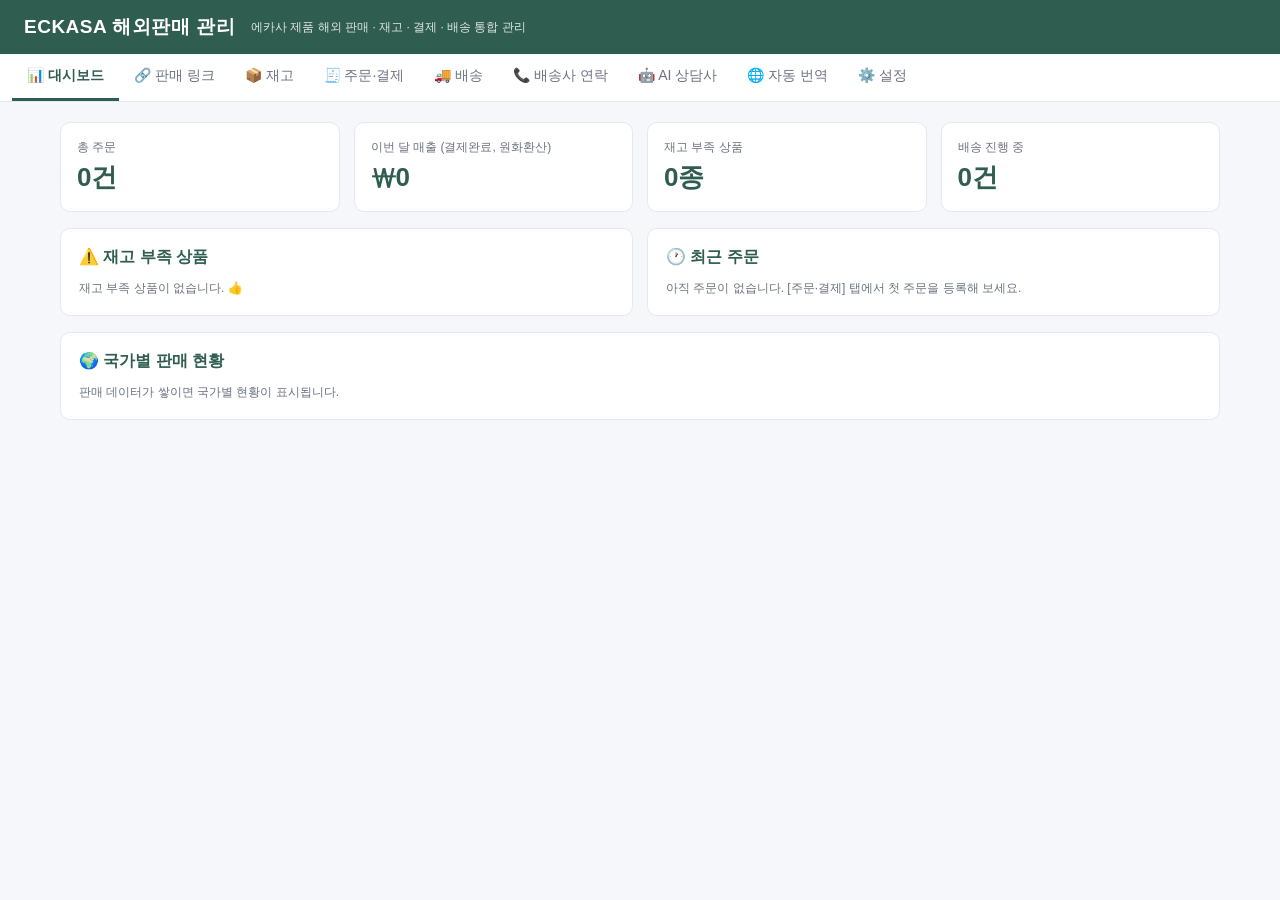
<file: 해외판매/에카사-판매관리.html>
<!DOCTYPE html>
<html lang="ko">
<head>
<meta charset="UTF-8">
<meta name="viewport" content="width=device-width, initial-scale=1.0">
<title>에카사 해외판매 관리</title>
<style>
  :root{
    --bg:#f6f7fb; --card:#ffffff; --ink:#1d2433; --sub:#6b7280; --line:#e5e8f0;
    --brand:#2f5d50; --brand2:#3d7a68; --accent:#e8f0ec; --danger:#c0392b; --warn:#b7791f; --ok:#2e7d32;
  }
  *{box-sizing:border-box; margin:0; padding:0;}
  body{font-family:'Malgun Gothic','Apple SD Gothic Neo',sans-serif; background:var(--bg); color:var(--ink); font-size:14px;}
  header{background:var(--brand); color:#fff; padding:14px 24px; display:flex; align-items:center; gap:16px; flex-wrap:wrap;}
  header h1{font-size:19px; letter-spacing:.5px;}
  header .sub{font-size:12px; opacity:.85;}
  nav{background:#fff; border-bottom:1px solid var(--line); padding:0 12px; display:flex; flex-wrap:wrap; position:sticky; top:0; z-index:50;}
  nav button{border:none; background:none; padding:13px 15px; font-size:14px; cursor:pointer; color:var(--sub); border-bottom:3px solid transparent; font-family:inherit;}
  nav button:hover{color:var(--brand);}
  nav button.active{color:var(--brand); border-bottom-color:var(--brand); font-weight:bold;}
  main{padding:20px; max-width:1200px; margin:0 auto;}
  .tab{display:none;}
  .tab.active{display:block;}
  .card{background:var(--card); border:1px solid var(--line); border-radius:10px; padding:18px; margin-bottom:16px;}
  .card h2{font-size:16px; margin-bottom:12px; color:var(--brand);}
  .card h3{font-size:14px; margin:12px 0 8px;}
  .grid{display:grid; gap:14px;}
  .grid.c4{grid-template-columns:repeat(auto-fit,minmax(200px,1fr));}
  .grid.c2{grid-template-columns:repeat(auto-fit,minmax(340px,1fr));}
  .stat{background:var(--card); border:1px solid var(--line); border-radius:10px; padding:16px;}
  .stat .n{font-size:26px; font-weight:bold; color:var(--brand); margin-top:4px;}
  .stat .l{font-size:12px; color:var(--sub);}
  table{width:100%; border-collapse:collapse; font-size:13px;}
  th{background:var(--accent); text-align:left; padding:8px 10px; font-size:12px; color:var(--brand); white-space:nowrap;}
  td{padding:8px 10px; border-bottom:1px solid var(--line); vertical-align:middle;}
  tr:hover td{background:#fafbfd;}
  .btn{display:inline-block; border:none; border-radius:6px; padding:8px 14px; font-size:13px; cursor:pointer; font-family:inherit; background:var(--brand); color:#fff;}
  .btn:hover{background:var(--brand2);}
  .btn.sm{padding:4px 9px; font-size:12px;}
  .btn.ghost{background:#fff; color:var(--brand); border:1px solid var(--brand);}
  .btn.gray{background:#eef0f4; color:var(--ink);}
  .btn.red{background:var(--danger);}
  .btn:disabled{opacity:.5; cursor:not-allowed;}
  input,select,textarea{border:1px solid #cfd6e0; border-radius:6px; padding:8px 10px; font-size:13px; font-family:inherit; background:#fff; color:var(--ink); width:100%;}
  input:focus,select:focus,textarea:focus{outline:2px solid #bcd6cc;}
  label{display:block; font-size:12px; color:var(--sub); margin-bottom:4px;}
  .frow{display:grid; grid-template-columns:repeat(auto-fit,minmax(160px,1fr)); gap:10px; margin-bottom:10px;}
  .badge{display:inline-block; padding:2px 9px; border-radius:99px; font-size:11px; font-weight:bold; white-space:nowrap;}
  .b-green{background:#e3f2e5; color:var(--ok);}
  .b-blue{background:#e3ecf7; color:#1a5da0;}
  .b-yellow{background:#fdf3dd; color:var(--warn);}
  .b-red{background:#fbe4e0; color:var(--danger);}
  .b-gray{background:#eef0f4; color:var(--sub);}
  .muted{color:var(--sub); font-size:12px;}
  .right{text-align:right;}
  .toolbar{display:flex; justify-content:space-between; align-items:center; gap:10px; margin-bottom:12px; flex-wrap:wrap;}
  .low{color:var(--danger); font-weight:bold;}
  /* 모달 */
  .modal-bg{display:none; position:fixed; inset:0; background:rgba(20,26,40,.5); z-index:100; overflow:auto; padding:30px 12px;}
  .modal-bg.open{display:block;}
  .modal{background:#fff; border-radius:12px; max-width:760px; margin:0 auto; padding:22px;}
  .modal h2{font-size:16px; color:var(--brand); margin-bottom:14px;}
  .modal .actions{display:flex; justify-content:flex-end; gap:8px; margin-top:16px;}
  /* 채팅 */
  .chatbox{height:420px; overflow-y:auto; border:1px solid var(--line); border-radius:8px; padding:14px; background:#fafbfd; margin-bottom:10px;}
  .msg{max-width:82%; margin-bottom:10px; padding:10px 13px; border-radius:12px; white-space:pre-wrap; line-height:1.55; font-size:13px;}
  .msg.user{background:var(--brand); color:#fff; margin-left:auto; border-bottom-right-radius:3px;}
  .msg.ai{background:#fff; border:1px solid var(--line); border-bottom-left-radius:3px;}
  .msg.sys{background:#fdf3dd; color:#7a5b12; font-size:12px; max-width:100%; text-align:center;}
  .chat-input{display:flex; gap:8px;}
  .chat-input textarea{resize:none; height:60px; flex:1;}
  .spin{display:inline-block; width:14px; height:14px; border:2px solid #cbd5e0; border-top-color:var(--brand); border-radius:50%; animation:sp 0.8s linear infinite; vertical-align:-2px;}
  @keyframes sp{to{transform:rotate(360deg);}}
  .notice{background:#fdf3dd; border:1px solid #f0dfae; color:#7a5b12; border-radius:8px; padding:10px 14px; font-size:13px; margin-bottom:14px;}
  .flag{font-size:16px; margin-right:4px;}
  .items-editor .irow{display:grid; grid-template-columns:1fr 70px 110px 34px; gap:8px; margin-bottom:6px; align-items:center;}
  @media(max-width:700px){ main{padding:10px;} .items-editor .irow{grid-template-columns:1fr 60px 90px 30px;} }
</style>
</head>
<body>

<header>
  <h1>ECKASA 해외판매 관리</h1>
  <span class="sub">에카사 제품 해외 판매 · 재고 · 결제 · 배송 통합 관리</span>
</header>

<nav id="nav">
  <button data-tab="dash" class="active">📊 대시보드</button>
  <button data-tab="links">🔗 판매 링크</button>
  <button data-tab="stock">📦 재고</button>
  <button data-tab="orders">🧾 주문·결제</button>
  <button data-tab="ship">🚚 배송</button>
  <button data-tab="carriers">📞 배송사 연락</button>
  <button data-tab="chat">🤖 AI 상담사</button>
  <button data-tab="trans">🌐 자동 번역</button>
  <button data-tab="settings">⚙️ 설정</button>
</nav>

<main>

<!-- ============ 대시보드 ============ -->
<div class="tab active" id="tab-dash">
  <div class="grid c4" id="dashStats"></div>
  <div class="grid c2" style="margin-top:16px;">
    <div class="card">
      <h2>⚠️ 재고 부족 상품</h2>
      <div id="dashLow"></div>
    </div>
    <div class="card">
      <h2>🕐 최근 주문</h2>
      <div id="dashRecent"></div>
    </div>
  </div>
  <div class="card">
    <h2>🌍 국가별 판매 현황</h2>
    <div id="dashCountry"></div>
  </div>
</div>

<!-- ============ 판매 링크 ============ -->
<div class="tab" id="tab-links">
  <div class="card">
    <h2>나라별 판매 링크 관리</h2>
    <p class="muted" style="margin-bottom:12px;">국가별로 판매 중인 해외 마켓플레이스(아마존, Shopee, Qoo10, Etsy 등)의 내 상점/상품 링크를 등록해 관리합니다.</p>
    <div class="frow">
      <div><label>국가</label><select id="lkCountry"></select></div>
      <div><label>마켓플레이스</label><input id="lkMarket" list="marketList" placeholder="예: Amazon US, Shopee, Qoo10"><datalist id="marketList"></datalist></div>
      <div style="grid-column:span 2;"><label>판매 링크(URL)</label><input id="lkUrl" placeholder="https://..."></div>
      <div><label>메모</label><input id="lkMemo" placeholder="수수료, 담당자 등"></div>
      <div style="align-self:end;"><button class="btn" onclick="addLink()">+ 링크 추가</button></div>
    </div>
    <table>
      <thead><tr><th>국가</th><th>마켓플레이스</th><th>링크</th><th>메모</th><th>상태</th><th></th></tr></thead>
      <tbody id="linkRows"></tbody>
    </table>
  </div>
  <div class="card">
    <h2>💡 국가별 추천 마켓플레이스</h2>
    <div id="marketGuide"></div>
  </div>
</div>

<!-- ============ 재고 ============ -->
<div class="tab" id="tab-stock">
  <div class="card">
    <div class="toolbar">
      <h2 style="margin:0;">재고 현황</h2>
      <div>
        <button class="btn ghost sm" onclick="openProductModal()">+ 제품 추가</button>
      </div>
    </div>
    <p class="muted" style="margin-bottom:10px;">주문을 <b>발송완료</b> 처리하면 재고가 자동으로 차감됩니다. 입고 시 [+입고] 버튼으로 수량을 더하세요.</p>
    <table>
      <thead><tr><th>제품명</th><th>영문명(세관신고용)</th><th class="right">판매가(₩)</th><th class="right">무게(g)</th><th class="right">현재고</th><th class="right">안전재고</th><th>상태</th><th></th></tr></thead>
      <tbody id="stockRows"></tbody>
    </table>
  </div>
</div>

<!-- ============ 주문·결제 ============ -->
<div class="tab" id="tab-orders">
  <div class="card">
    <div class="toolbar">
      <h2 style="margin:0;">주문 · 결제 관리</h2>
      <button class="btn" onclick="openOrderModal()">+ 새 주문 등록</button>
    </div>
    <div class="frow" style="grid-template-columns:180px 180px 1fr;">
      <div><label>국가 필터</label><select id="odFilterCountry" onchange="renderOrders()"><option value="">전체</option></select></div>
      <div><label>결제상태 필터</label><select id="odFilterPay" onchange="renderOrders()">
        <option value="">전체</option><option>결제대기</option><option>결제완료</option><option>부분환불</option><option>환불</option>
      </select></div>
    </div>
    <table>
      <thead><tr><th>주문번호</th><th>날짜</th><th>국가</th><th>마켓</th><th>고객</th><th>상품</th><th class="right">금액</th><th>결제방식</th><th>결제상태</th><th></th></tr></thead>
      <tbody id="orderRows"></tbody>
    </table>
  </div>
</div>

<!-- ============ 배송 ============ -->
<div class="tab" id="tab-ship">
  <div class="card">
    <div class="toolbar">
      <h2 style="margin:0;">배송 현황</h2>
      <div><label style="display:inline;">상태 필터 </label>
      <select id="shFilter" onchange="renderShip()" style="width:auto;">
        <option value="">전체</option><option>준비중</option><option>발송완료</option><option>통관중</option><option>배송중</option><option>배달완료</option><option>보류/반송</option>
      </select></div>
    </div>
    <p class="muted" style="margin-bottom:10px;">송장번호를 입력하고 배송사를 선택하면 [추적] 버튼으로 배송사 조회 페이지가 열립니다. [라벨]로 배송 라벨을 출력하세요.</p>
    <table>
      <thead><tr><th>주문번호</th><th>국가</th><th>고객</th><th>배송사</th><th>송장번호</th><th>배송상태</th><th></th></tr></thead>
      <tbody id="shipRows"></tbody>
    </table>
  </div>
</div>

<!-- ============ 배송사 연락 ============ -->
<div class="tab" id="tab-carriers">
  <div class="card">
    <h2>국제 배송사 직접 컨택</h2>
    <p class="muted" style="margin-bottom:12px;">전화·홈페이지·픽업(방문수거) 신청 페이지로 바로 연결됩니다. [픽업요청 메일]을 누르면 발송 대기 주문 정보가 담긴 메일 초안이 열립니다. (전화번호는 변경될 수 있으니 홈페이지에서 확인하세요)</p>
    <div id="carrierCards" class="grid c2"></div>
  </div>
  <div class="card">
    <h2>발송 대기 주문 (픽업 요청 대상)</h2>
    <div id="pendingShip"></div>
  </div>
</div>

<!-- ============ AI 상담사 ============ -->
<div class="tab" id="tab-chat">
  <div class="card">
    <h2>🤖 AI 고객 상담사</h2>
    <p class="muted" style="margin-bottom:10px;">해외 고객의 문의(영어·일본어 등 어떤 언어든)를 붙여넣으면, <b>고객 언어로 된 답변</b>과 <b>한국어 번역</b>을 함께 만들어 드립니다. 에카사 제품 정보와 설정 탭의 상점 정책을 알고 있는 상담사입니다.</p>
    <div id="chatApiNotice"></div>
    <div class="chatbox" id="chatBox"></div>
    <div class="chat-input">
      <textarea id="chatInput" placeholder="고객 문의를 붙여넣거나 질문을 입력하세요. (Shift+Enter 줄바꿈, Enter 전송)"></textarea>
      <div style="display:flex; flex-direction:column; gap:6px;">
        <button class="btn" id="chatSend" onclick="sendChat()">전송</button>
        <button class="btn gray sm" onclick="resetChat()">초기화</button>
      </div>
    </div>
  </div>
</div>

<!-- ============ 자동 번역 ============ -->
<div class="tab" id="tab-trans">
  <div class="card">
    <h2>🌐 자동 번역</h2>
    <p class="muted" style="margin-bottom:10px;">해외 사이트 내용·고객 메시지·리뷰를 붙여넣으면 한국어로 번역합니다. 반대로 한국어 상품설명·답변을 외국어로 번역할 수도 있습니다.</p>
    <div id="transApiNotice"></div>
    <div class="frow" style="grid-template-columns:1fr 1fr;">
      <div>
        <label>원문 (아무 언어나 붙여넣기)</label>
        <textarea id="transIn" rows="10" placeholder="번역할 내용을 붙여넣으세요"></textarea>
      </div>
      <div>
        <label>번역 결과</label>
        <textarea id="transOut" rows="10" readonly style="background:#fafbfd;"></textarea>
      </div>
    </div>
    <div style="display:flex; gap:8px; align-items:center; flex-wrap:wrap;">
      <label style="margin:0;">번역 방향:</label>
      <select id="transTarget" style="width:auto;">
        <option value="한국어">→ 한국어 (해외 내용 이해하기)</option>
        <option value="영어">→ 영어 (English)</option>
        <option value="일본어">→ 일본어 (日本語)</option>
        <option value="중국어 간체">→ 중국어 간체 (简体)</option>
        <option value="중국어 번체">→ 중국어 번체 (繁體)</option>
        <option value="베트남어">→ 베트남어 (Tiếng Việt)</option>
        <option value="태국어">→ 태국어 (ไทย)</option>
        <option value="독일어">→ 독일어 (Deutsch)</option>
        <option value="프랑스어">→ 프랑스어 (Français)</option>
        <option value="스페인어">→ 스페인어 (Español)</option>
      </select>
      <button class="btn" id="transBtn" onclick="doTranslate()">번역하기</button>
      <button class="btn gray" onclick="copyTrans()">결과 복사</button>
    </div>
  </div>
</div>

<!-- ============ 설정 ============ -->
<div class="tab" id="tab-settings">
  <div class="card">
    <h2>Claude API 키 (AI 상담사 · 자동 번역에 필요)</h2>
    <p class="muted" style="margin-bottom:10px;">
      <a href="https://console.anthropic.com/" target="_blank">console.anthropic.com</a>에서 API 키를 발급받아 입력하세요. 키는 이 컴퓨터의 브라우저에만 저장됩니다.
    </p>
    <div class="frow" style="grid-template-columns:1fr auto;">
      <div><input type="password" id="setApiKey" placeholder="sk-ant-..."></div>
      <div><button class="btn" onclick="saveApiKey()">저장</button></div>
    </div>
    <div id="apiKeyStatus" class="muted"></div>
  </div>

  <div class="card">
    <h2>판매자 정보 (배송 라벨에 인쇄됨)</h2>
    <div class="frow">
      <div><label>이름/상호 (영문)</label><input id="setName" placeholder="ECKASA (Eun-ju Park)"></div>
      <div><label>전화번호</label><input id="setPhone" placeholder="+82-10-0000-0000"></div>
      <div><label>이메일</label><input id="setEmail" placeholder="hello@eckasa.com"></div>
    </div>
    <div class="frow" style="grid-template-columns:1fr;">
      <div><label>주소 (영문 — 라벨용)</label><input id="setAddr" placeholder="123, Songpa-daero, Songpa-gu, Seoul, 05500, Republic of Korea"></div>
    </div>
    <div class="frow" style="grid-template-columns:1fr;">
      <div><label>상점 정책 (AI 상담사가 답변에 활용 — 배송기간, 반품, 교환 정책 등)</label>
      <textarea id="setPolicy" rows="4" placeholder="예: 주문 후 2영업일 내 발송. 배송기간 미국 7~14일, 일본 3~7일. 단순변심 반품은 수령 후 7일 이내, 왕복 배송비 고객 부담. 불량품은 무료 교환."></textarea></div>
    </div>
    <button class="btn" onclick="saveSeller()">판매자 정보 저장</button>
    <span id="sellerSaved" class="muted"></span>
  </div>

  <div class="card">
    <h2>데이터 백업</h2>
    <p class="muted" style="margin-bottom:10px;">모든 데이터(제품·재고·주문·링크·설정)를 파일로 저장하거나 복원합니다. 주기적으로 백업하세요.</p>
    <button class="btn ghost" onclick="exportData()">📥 백업 파일 저장</button>
    <button class="btn ghost" onclick="document.getElementById('importFile').click()">📤 백업 불러오기</button>
    <input type="file" id="importFile" accept=".json" style="display:none;" onchange="importData(event)">
    <button class="btn red" style="float:right;" onclick="resetAll()">전체 초기화</button>
  </div>
</div>

</main>

<!-- 주문 모달 -->
<div class="modal-bg" id="orderModalBg">
  <div class="modal">
    <h2 id="orderModalTitle">새 주문 등록</h2>
    <input type="hidden" id="omId">
    <div class="frow">
      <div><label>주문일</label><input type="date" id="omDate"></div>
      <div><label>국가</label><select id="omCountry"></select></div>
      <div><label>마켓플레이스</label><input id="omMarket" list="marketList" placeholder="Amazon US 등"></div>
    </div>
    <div class="frow">
      <div><label>고객명 (영문)</label><input id="omCustomer"></div>
      <div><label>고객 전화</label><input id="omPhone"></div>
    </div>
    <div class="frow" style="grid-template-columns:1fr;">
      <div><label>배송 주소 (영문)</label><input id="omAddr"></div>
    </div>
    <h3>주문 상품</h3>
    <div class="items-editor" id="omItems"></div>
    <button class="btn gray sm" onclick="addItemRow()">+ 상품 줄 추가</button>
    <div class="frow" style="margin-top:12px;">
      <div><label>통화</label><select id="omCurrency">
        <option>USD</option><option>JPY</option><option>EUR</option><option>GBP</option><option>TWD</option><option>SGD</option><option>AUD</option><option>CAD</option><option>VND</option><option>THB</option><option>CNY</option><option>KRW</option>
      </select></div>
      <div><label>결제 방식</label><select id="omPayMethod">
        <option>마켓플레이스 정산</option><option>신용카드</option><option>PayPal</option><option>Stripe</option><option>계좌이체</option><option>COD(착불)</option><option>기타</option>
      </select></div>
      <div><label>결제 상태</label><select id="omPayStatus">
        <option>결제대기</option><option>결제완료</option><option>부분환불</option><option>환불</option>
      </select></div>
    </div>
    <div class="frow" style="grid-template-columns:1fr;">
      <div><label>메모</label><input id="omMemo"></div>
    </div>
    <div class="actions">
      <button class="btn gray" onclick="closeModal('orderModalBg')">취소</button>
      <button class="btn" onclick="saveOrder()">저장</button>
    </div>
  </div>
</div>

<!-- 배송 편집 모달 -->
<div class="modal-bg" id="shipModalBg">
  <div class="modal" style="max-width:520px;">
    <h2>배송 정보</h2>
    <input type="hidden" id="smId">
    <div class="frow" style="grid-template-columns:1fr;">
      <div><label>배송사</label><select id="smCarrier"></select></div>
      <div><label>송장번호</label><input id="smTracking" placeholder="예: EE123456789KR"></div>
      <div><label>배송 상태</label><select id="smStatus">
        <option>준비중</option><option>발송완료</option><option>통관중</option><option>배송중</option><option>배달완료</option><option>보류/반송</option>
      </select></div>
    </div>
    <p class="muted">※ 상태를 <b>발송완료</b>로 처음 바꾸면 주문 수량만큼 재고가 자동 차감됩니다.</p>
    <div class="actions">
      <button class="btn gray" onclick="closeModal('shipModalBg')">취소</button>
      <button class="btn" onclick="saveShip()">저장</button>
    </div>
  </div>
</div>

<!-- 제품 모달 -->
<div class="modal-bg" id="productModalBg">
  <div class="modal" style="max-width:520px;">
    <h2 id="productModalTitle">제품 추가</h2>
    <input type="hidden" id="pmId">
    <div class="frow" style="grid-template-columns:1fr 1fr;">
      <div><label>제품명 (한글)</label><input id="pmName"></div>
      <div><label>영문명 (세관신고용)</label><input id="pmNameEn"></div>
      <div><label>판매가 (₩)</label><input type="number" id="pmPrice"></div>
      <div><label>무게 (g)</label><input type="number" id="pmWeight"></div>
      <div><label>현재고</label><input type="number" id="pmStock"></div>
      <div><label>안전재고</label><input type="number" id="pmSafe"></div>
    </div>
    <div class="actions">
      <button class="btn gray" onclick="closeModal('productModalBg')">취소</button>
      <button class="btn" onclick="saveProduct()">저장</button>
    </div>
  </div>
</div>

<!-- 재고 조정 모달 -->
<div class="modal-bg" id="adjModalBg">
  <div class="modal" style="max-width:420px;">
    <h2 id="adjTitle">재고 입고</h2>
    <input type="hidden" id="adjId"><input type="hidden" id="adjDir">
    <div class="frow" style="grid-template-columns:1fr;">
      <div><label>수량</label><input type="number" id="adjQty" min="1" value="10"></div>
    </div>
    <div class="actions">
      <button class="btn gray" onclick="closeModal('adjModalBg')">취소</button>
      <button class="btn" onclick="applyAdjust()">적용</button>
    </div>
  </div>
</div>

<script>
"use strict";
/* ============================================================
   에카사 해외판매 관리 — 데이터는 브라우저 localStorage에 저장
   ============================================================ */

// ---------- 기준 데이터 ----------
const COUNTRIES = [
  {code:"US", name:"미국", flag:"🇺🇸", currency:"USD", markets:["Amazon US","eBay","Etsy","TikTok Shop US"]},
  {code:"JP", name:"일본", flag:"🇯🇵", currency:"JPY", markets:["Qoo10 Japan","Amazon Japan","Rakuten","BASE"]},
  {code:"CN", name:"중국", flag:"🇨🇳", currency:"CNY", markets:["Tmall Global","Taobao","샤오홍슈(RED)","Douyin"]},
  {code:"TW", name:"대만", flag:"🇹🇼", currency:"TWD", markets:["Shopee Taiwan","PChome","momo"]},
  {code:"SG", name:"싱가포르", flag:"🇸🇬", currency:"SGD", markets:["Shopee SG","Lazada SG","Amazon SG"]},
  {code:"VN", name:"베트남", flag:"🇻🇳", currency:"VND", markets:["Shopee VN","Lazada VN","TikTok Shop VN"]},
  {code:"TH", name:"태국", flag:"🇹🇭", currency:"THB", markets:["Shopee TH","Lazada TH","TikTok Shop TH"]},
  {code:"AU", name:"호주", flag:"🇦🇺", currency:"AUD", markets:["Amazon AU","eBay AU","Etsy"]},
  {code:"GB", name:"영국", flag:"🇬🇧", currency:"GBP", markets:["Amazon UK","Etsy","eBay UK"]},
  {code:"DE", name:"독일", flag:"🇩🇪", currency:"EUR", markets:["Amazon DE","Etsy","Kaufland"]},
  {code:"FR", name:"프랑스", flag:"🇫🇷", currency:"EUR", markets:["Amazon FR","Etsy","Cdiscount"]},
  {code:"CA", name:"캐나다", flag:"🇨🇦", currency:"CAD", markets:["Amazon CA","Etsy","eBay CA"]},
];
// 대략적 환율 (₩ 기준, 대시보드 합산용 추정치)
const FX = {USD:1380, JPY:9.3, EUR:1500, GBP:1750, TWD:43, SGD:1030, AUD:900, CAD:1000, VND:0.055, THB:39, CNY:190, KRW:1};

const CARRIERS = [
  {name:"우체국 EMS", phone:"1588-1300", site:"https://ems.epost.go.kr", pickup:"https://ems.epost.go.kr",
   track:"https://service.epost.go.kr/trace.RetrieveEmsRigiTraceList.comm?POST_CODE=", desc:"국제특급우편. 2~7일. 가장 보편적, 방문접수(픽업) 가능."},
  {name:"우체국 K-Packet", phone:"1588-1300", site:"https://ems.epost.go.kr", pickup:"https://ems.epost.go.kr",
   track:"https://service.epost.go.kr/trace.RetrieveEmsRigiTraceList.comm?POST_CODE=", desc:"2kg 이하 소형·경량 상품에 최저가. 7~15일. 계약 후 이용."},
  {name:"DHL Express", phone:"1588-0001", site:"https://www.dhl.com/kr-ko/home.html", pickup:"https://mydhl.express.dhl/kr/ko/schedule-pickup.html",
   track:"https://www.dhl.com/kr-ko/home/tracking.html?tracking-id=", desc:"프리미엄 특송. 1~4일. 고가·긴급 배송에 적합."},
  {name:"FedEx", phone:"080-023-8000", site:"https://www.fedex.com/ko-kr/home.html", pickup:"https://www.fedex.com/ko-kr/shipping/schedule-manage-pickups.html",
   track:"https://www.fedex.com/fedextrack/?trknbr=", desc:"프리미엄 특송. 1~4일. 미주 강세."},
  {name:"UPS", phone:"1588-6886", site:"https://www.ups.com/kr/ko/Home.page", pickup:"https://www.ups.com/pickup/schedule?loc=ko_KR",
   track:"https://www.ups.com/track?tracknum=", desc:"프리미엄 특송. 미주·유럽 강세."},
  {name:"CJ대한통운 국제택배", phone:"1588-1255", site:"https://www.cjlogistics.com/ko/tool/international/tracking", pickup:"https://www.cjlogistics.com/ko/network/ko-kr",
   track:"https://www.cjlogistics.com/ko/tool/international/tracking?paramInvcNo=", desc:"국제택배·해외직배송 서비스."},
];

const SEED_PRODUCTS = [
  {name:"싱글 보냉백", nameEn:"Single Cooler Bag", price:41000, weight:350},
  {name:"데일리 보틀백(보냉백)", nameEn:"Daily Bottle Cooler Bag", price:38000, weight:250},
  {name:"스팽글 토트백", nameEn:"Sequin Tote Bag", price:41000, weight:300},
  {name:"에카사 트래블 파우치", nameEn:"Travel Pouch", price:19000, weight:120},
  {name:"컬러 파우치", nameEn:"Color Pouch", price:15000, weight:80},
  {name:"스트랩 파우치", nameEn:"Strap Pouch", price:19000, weight:100},
  {name:"스퀘어 보냉백", nameEn:"Square Cooler Bag", price:45000, weight:400},
  {name:"원형 보냉백", nameEn:"Round Cooler Bag", price:45000, weight:380},
  {name:"토바 보냉백", nameEn:"Toba Cooler Bag", price:53000, weight:450},
  {name:"모노백", nameEn:"Mono Bag", price:41000, weight:320},
  {name:"토바백", nameEn:"Toba Bag", price:33000, weight:300},
  {name:"노트북 파우치 16인치", nameEn:"Laptop Pouch 16 inch", price:39000, weight:350},
  {name:"피크닉 매트", nameEn:"Picnic Mat", price:29000, weight:500},
  {name:"플레이 스트랩", nameEn:"Play Strap", price:5000, weight:50},
];

// ---------- 상태 ----------
function load(key, def){ try{ const v=localStorage.getItem(key); return v?JSON.parse(v):def; }catch(e){ return def; } }
function save(key, val){ localStorage.setItem(key, JSON.stringify(val)); }

let products = load("eckasa_products", null);
if(!products){
  products = SEED_PRODUCTS.map((p,i)=>({id:"P"+(i+1), ...p, stock:50, safe:10}));
  save("eckasa_products", products);
}
let links = load("eckasa_links", []);
let orders = load("eckasa_orders", []);
let settings = load("eckasa_settings", {apiKey:"", name:"", phone:"", email:"", addr:"", policy:""});
let chatHistory = load("eckasa_chat", []);

function persistAll(){
  save("eckasa_products", products); save("eckasa_links", links);
  save("eckasa_orders", orders); save("eckasa_settings", settings); save("eckasa_chat", chatHistory);
}

// ---------- 유틸 ----------
function esc(s){ return String(s==null?"":s).replace(/&/g,"&amp;").replace(/</g,"&lt;").replace(/>/g,"&gt;").replace(/"/g,"&quot;"); }
function fmt(n){ return Number(n||0).toLocaleString("ko-KR"); }
function genId(prefix){ return prefix + Date.now().toString(36).toUpperCase() + Math.floor(Math.random()*100); }
function countryByCode(c){ return COUNTRIES.find(x=>x.code===c); }
function productById(id){ return products.find(p=>p.id===id); }
function orderTotal(o){ return (o.items||[]).reduce((s,it)=>s + it.qty*it.unitPrice, 0); }
function orderTotalKRW(o){ return Math.round(orderTotal(o) * (FX[o.currency]||1)); }
function closeModal(id){ document.getElementById(id).classList.remove("open"); }
function openModal(id){ document.getElementById(id).classList.add("open"); }
function payBadge(s){ const m={"결제완료":"b-green","결제대기":"b-yellow","부분환불":"b-red","환불":"b-red"}; return `<span class="badge ${m[s]||'b-gray'}">${esc(s)}</span>`; }
function shipBadge(s){ const m={"준비중":"b-gray","발송완료":"b-blue","통관중":"b-yellow","배송중":"b-blue","배달완료":"b-green","보류/반송":"b-red"}; return `<span class="badge ${m[s]||'b-gray'}">${esc(s)}</span>`; }

// ---------- 탭 ----------
document.getElementById("nav").addEventListener("click", e=>{
  const btn = e.target.closest("button[data-tab]"); if(!btn) return;
  document.querySelectorAll("nav button").forEach(b=>b.classList.remove("active"));
  document.querySelectorAll(".tab").forEach(t=>t.classList.remove("active"));
  btn.classList.add("active");
  document.getElementById("tab-"+btn.dataset.tab).classList.add("active");
  renderAll();
});

// ---------- 대시보드 ----------
function renderDash(){
  const totalOrders = orders.length;
  const now = new Date(); const ym = now.toISOString().slice(0,7);
  const monthSales = orders.filter(o=>o.payStatus==="결제완료" && (o.date||"").startsWith(ym)).reduce((s,o)=>s+orderTotalKRW(o),0);
  const lowCnt = products.filter(p=>p.stock<=p.safe).length;
  const shipping = orders.filter(o=>["발송완료","통관중","배송중"].includes(o.shipStatus)).length;
  document.getElementById("dashStats").innerHTML = `
    <div class="stat"><div class="l">총 주문</div><div class="n">${fmt(totalOrders)}건</div></div>
    <div class="stat"><div class="l">이번 달 매출 (결제완료, 원화환산)</div><div class="n">₩${fmt(monthSales)}</div></div>
    <div class="stat"><div class="l">재고 부족 상품</div><div class="n" style="color:${lowCnt? 'var(--danger)':'var(--brand)'}">${lowCnt}종</div></div>
    <div class="stat"><div class="l">배송 진행 중</div><div class="n">${shipping}건</div></div>`;

  const lows = products.filter(p=>p.stock<=p.safe);
  document.getElementById("dashLow").innerHTML = lows.length
    ? "<table><thead><tr><th>제품</th><th class='right'>현재고</th><th class='right'>안전재고</th></tr></thead><tbody>" +
      lows.map(p=>`<tr><td>${esc(p.name)}</td><td class="right low">${p.stock}</td><td class="right">${p.safe}</td></tr>`).join("") + "</tbody></table>"
    : "<p class='muted'>재고 부족 상품이 없습니다. 👍</p>";

  const recent = [...orders].sort((a,b)=>(b.date||"").localeCompare(a.date||"")).slice(0,6);
  document.getElementById("dashRecent").innerHTML = recent.length
    ? "<table><thead><tr><th>날짜</th><th>국가</th><th>고객</th><th class='right'>금액</th><th>배송</th></tr></thead><tbody>" +
      recent.map(o=>{const c=countryByCode(o.country);return `<tr><td>${esc(o.date)}</td><td>${c?c.flag+" "+c.name:esc(o.country)}</td><td>${esc(o.customer)}</td><td class="right">${fmt(orderTotal(o))} ${esc(o.currency)}</td><td>${shipBadge(o.shipStatus)}</td></tr>`;}).join("") + "</tbody></table>"
    : "<p class='muted'>아직 주문이 없습니다. [주문·결제] 탭에서 첫 주문을 등록해 보세요.</p>";

  const byC = {};
  orders.forEach(o=>{ if(!byC[o.country]) byC[o.country]={cnt:0,krw:0}; byC[o.country].cnt++; byC[o.country].krw+=orderTotalKRW(o); });
  const rows = Object.entries(byC).sort((a,b)=>b[1].krw-a[1].krw);
  document.getElementById("dashCountry").innerHTML = rows.length
    ? "<table><thead><tr><th>국가</th><th class='right'>주문수</th><th class='right'>매출(원화환산)</th></tr></thead><tbody>" +
      rows.map(([code,v])=>{const c=countryByCode(code);return `<tr><td>${c?c.flag+" "+c.name:esc(code)}</td><td class="right">${v.cnt}</td><td class="right">₩${fmt(v.krw)}</td></tr>`;}).join("") + "</tbody></table>"
    : "<p class='muted'>판매 데이터가 쌓이면 국가별 현황이 표시됩니다.</p>";
}

// ---------- 판매 링크 ----------
function initLinkForm(){
  document.getElementById("lkCountry").innerHTML = COUNTRIES.map(c=>`<option value="${c.code}">${c.flag} ${c.name}</option>`).join("");
  const allMarkets = [...new Set(COUNTRIES.flatMap(c=>c.markets))];
  document.getElementById("marketList").innerHTML = allMarkets.map(m=>`<option value="${esc(m)}">`).join("");
  document.getElementById("marketGuide").innerHTML =
    "<table><thead><tr><th>국가</th><th>추천 마켓플레이스</th></tr></thead><tbody>" +
    COUNTRIES.map(c=>`<tr><td style="white-space:nowrap;">${c.flag} ${c.name}</td><td>${c.markets.join(" · ")}</td></tr>`).join("") + "</tbody></table>";
}
function addLink(){
  const country = document.getElementById("lkCountry").value;
  const market = document.getElementById("lkMarket").value.trim();
  const url = document.getElementById("lkUrl").value.trim();
  const memo = document.getElementById("lkMemo").value.trim();
  if(!market || !url){ alert("마켓플레이스와 링크를 입력하세요."); return; }
  links.push({id:genId("L"), country, market, url, memo, active:true});
  persistAll(); renderLinks();
  document.getElementById("lkMarket").value=""; document.getElementById("lkUrl").value=""; document.getElementById("lkMemo").value="";
}
function toggleLink(id){ const l=links.find(x=>x.id===id); if(l){ l.active=!l.active; persistAll(); renderLinks(); } }
function delLink(id){ if(confirm("이 링크를 삭제할까요?")){ links=links.filter(x=>x.id!==id); persistAll(); renderLinks(); } }
function renderLinks(){
  document.getElementById("linkRows").innerHTML = links.length ? links.map(l=>{
    const c=countryByCode(l.country);
    return `<tr>
      <td style="white-space:nowrap;">${c?c.flag+" "+c.name:esc(l.country)}</td>
      <td>${esc(l.market)}</td>
      <td><a href="${esc(l.url)}" target="_blank" style="color:var(--brand);">${esc(l.url.length>42? l.url.slice(0,42)+"…" : l.url)}</a></td>
      <td class="muted">${esc(l.memo)}</td>
      <td>${l.active?'<span class="badge b-green">판매중</span>':'<span class="badge b-gray">중지</span>'}</td>
      <td style="white-space:nowrap;">
        <button class="btn sm gray" onclick="toggleLink('${l.id}')">${l.active?"중지":"재개"}</button>
        <button class="btn sm red" onclick="delLink('${l.id}')">삭제</button>
      </td></tr>`;
  }).join("") : `<tr><td colspan="6" class="muted">등록된 판매 링크가 없습니다. 위에서 추가하세요.</td></tr>`;
}

// ---------- 재고 ----------
function renderStock(){
  document.getElementById("stockRows").innerHTML = products.map(p=>{
    const low = p.stock<=p.safe;
    return `<tr>
      <td><b>${esc(p.name)}</b></td><td class="muted">${esc(p.nameEn)}</td>
      <td class="right">₩${fmt(p.price)}</td><td class="right">${fmt(p.weight)}</td>
      <td class="right ${low?'low':''}">${fmt(p.stock)}</td><td class="right">${fmt(p.safe)}</td>
      <td>${low?'<span class="badge b-red">부족</span>':'<span class="badge b-green">정상</span>'}</td>
      <td style="white-space:nowrap;">
        <button class="btn sm ghost" onclick="openAdjust('${p.id}',1)">+입고</button>
        <button class="btn sm gray" onclick="openAdjust('${p.id}',-1)">−차감</button>
        <button class="btn sm gray" onclick="openProductModal('${p.id}')">수정</button>
      </td></tr>`;
  }).join("");
}
function openProductModal(id){
  const p = id? productById(id) : null;
  document.getElementById("productModalTitle").textContent = p? "제품 수정" : "제품 추가";
  document.getElementById("pmId").value = p? p.id : "";
  document.getElementById("pmName").value = p? p.name : "";
  document.getElementById("pmNameEn").value = p? p.nameEn : "";
  document.getElementById("pmPrice").value = p? p.price : "";
  document.getElementById("pmWeight").value = p? p.weight : "";
  document.getElementById("pmStock").value = p? p.stock : 0;
  document.getElementById("pmSafe").value = p? p.safe : 10;
  openModal("productModalBg");
}
function saveProduct(){
  const id = document.getElementById("pmId").value;
  const data = {
    name: document.getElementById("pmName").value.trim(),
    nameEn: document.getElementById("pmNameEn").value.trim(),
    price: +document.getElementById("pmPrice").value||0,
    weight: +document.getElementById("pmWeight").value||0,
    stock: +document.getElementById("pmStock").value||0,
    safe: +document.getElementById("pmSafe").value||0,
  };
  if(!data.name){ alert("제품명을 입력하세요."); return; }
  if(id){ Object.assign(productById(id), data); }
  else{ products.push({id:genId("P"), ...data}); }
  persistAll(); closeModal("productModalBg"); renderAll();
}
function openAdjust(id, dir){
  document.getElementById("adjId").value=id; document.getElementById("adjDir").value=dir;
  document.getElementById("adjTitle").textContent = (dir>0?"재고 입고 — ":"재고 차감 — ") + productById(id).name;
  document.getElementById("adjQty").value=10;
  openModal("adjModalBg");
}
function applyAdjust(){
  const p = productById(document.getElementById("adjId").value);
  const dir = +document.getElementById("adjDir").value;
  const qty = Math.abs(+document.getElementById("adjQty").value||0);
  p.stock = Math.max(0, p.stock + dir*qty);
  persistAll(); closeModal("adjModalBg"); renderAll();
}

// ---------- 주문 ----------
function initOrderForm(){
  const opts = COUNTRIES.map(c=>`<option value="${c.code}">${c.flag} ${c.name}</option>`).join("");
  document.getElementById("omCountry").innerHTML = opts;
  document.getElementById("odFilterCountry").innerHTML = `<option value="">전체</option>` + opts;
  document.getElementById("smCarrier").innerHTML = CARRIERS.map(c=>`<option>${c.name}</option>`).join("");
}
function itemRowHtml(item){
  const opts = products.map(p=>`<option value="${p.id}" ${item&&item.productId===p.id?"selected":""}>${esc(p.name)}</option>`).join("");
  return `<div class="irow">
    <select class="it-p">${opts}</select>
    <input type="number" class="it-q" min="1" value="${item?item.qty:1}" title="수량">
    <input type="number" class="it-u" step="0.01" value="${item?item.unitPrice:""}" placeholder="판매단가" title="현지통화 단가">
    <button class="btn sm red" onclick="this.parentElement.remove()">×</button>
  </div>`;
}
function addItemRow(item){ document.getElementById("omItems").insertAdjacentHTML("beforeend", itemRowHtml(item)); }
function openOrderModal(id){
  const o = id? orders.find(x=>x.id===id) : null;
  document.getElementById("orderModalTitle").textContent = o? ("주문 수정 — "+o.id) : "새 주문 등록";
  document.getElementById("omId").value = o? o.id : "";
  document.getElementById("omDate").value = o? o.date : new Date().toISOString().slice(0,10);
  document.getElementById("omCountry").value = o? o.country : "US";
  document.getElementById("omMarket").value = o? o.market : "";
  document.getElementById("omCustomer").value = o? o.customer : "";
  document.getElementById("omPhone").value = o? (o.phone||"") : "";
  document.getElementById("omAddr").value = o? o.addr : "";
  document.getElementById("omCurrency").value = o? o.currency : "USD";
  document.getElementById("omPayMethod").value = o? o.payMethod : "마켓플레이스 정산";
  document.getElementById("omPayStatus").value = o? o.payStatus : "결제완료";
  document.getElementById("omMemo").value = o? (o.memo||"") : "";
  document.getElementById("omItems").innerHTML = "";
  if(o && o.items.length){ o.items.forEach(it=>addItemRow(it)); } else { addItemRow(); }
  openModal("orderModalBg");
}
function collectItems(){
  const rows = [...document.querySelectorAll("#omItems .irow")];
  return rows.map(r=>({
    productId: r.querySelector(".it-p").value,
    qty: Math.max(1, +r.querySelector(".it-q").value||1),
    unitPrice: +r.querySelector(".it-u").value||0,
  })).filter(it=>it.productId);
}
function saveOrder(){
  const id = document.getElementById("omId").value;
  const items = collectItems();
  if(!items.length){ alert("주문 상품을 1개 이상 추가하세요."); return; }
  const customer = document.getElementById("omCustomer").value.trim();
  if(!customer){ alert("고객명을 입력하세요."); return; }
  const data = {
    date: document.getElementById("omDate").value,
    country: document.getElementById("omCountry").value,
    market: document.getElementById("omMarket").value.trim(),
    customer, phone: document.getElementById("omPhone").value.trim(),
    addr: document.getElementById("omAddr").value.trim(),
    currency: document.getElementById("omCurrency").value,
    payMethod: document.getElementById("omPayMethod").value,
    payStatus: document.getElementById("omPayStatus").value,
    memo: document.getElementById("omMemo").value.trim(),
    items,
  };
  if(id){
    const o = orders.find(x=>x.id===id); Object.assign(o, data);
  } else {
    orders.push({id:genId("EK"), ...data, shipStatus:"준비중", carrier:"", tracking:"", stockDeducted:false});
  }
  persistAll(); closeModal("orderModalBg"); renderAll();
}
function delOrder(id){
  if(confirm("이 주문을 삭제할까요?")){ orders=orders.filter(o=>o.id!==id); persistAll(); renderAll(); }
}
function itemsSummary(o){
  return o.items.map(it=>{const p=productById(it.productId); return `${p?p.name:"?"} ×${it.qty}`;}).join(", ");
}
function renderOrders(){
  const fc = document.getElementById("odFilterCountry").value;
  const fp = document.getElementById("odFilterPay").value;
  const list = orders.filter(o=>(!fc||o.country===fc)&&(!fp||o.payStatus===fp))
    .sort((a,b)=>(b.date||"").localeCompare(a.date||""));
  document.getElementById("orderRows").innerHTML = list.length ? list.map(o=>{
    const c=countryByCode(o.country);
    return `<tr>
      <td style="white-space:nowrap;"><b>${esc(o.id)}</b></td><td>${esc(o.date)}</td>
      <td style="white-space:nowrap;">${c?c.flag+" "+c.name:esc(o.country)}</td><td>${esc(o.market)}</td>
      <td>${esc(o.customer)}</td><td class="muted">${esc(itemsSummary(o))}</td>
      <td class="right" style="white-space:nowrap;">${fmt(orderTotal(o))} ${esc(o.currency)}</td>
      <td>${esc(o.payMethod)}</td><td>${payBadge(o.payStatus)}</td>
      <td style="white-space:nowrap;">
        <button class="btn sm gray" onclick="openOrderModal('${o.id}')">수정</button>
        <button class="btn sm red" onclick="delOrder('${o.id}')">삭제</button>
      </td></tr>`;
  }).join("") : `<tr><td colspan="10" class="muted">주문이 없습니다.</td></tr>`;
}

// ---------- 배송 ----------
function renderShip(){
  const f = document.getElementById("shFilter").value;
  const list = orders.filter(o=>!f||o.shipStatus===f).sort((a,b)=>(b.date||"").localeCompare(a.date||""));
  document.getElementById("shipRows").innerHTML = list.length ? list.map(o=>{
    const c=countryByCode(o.country);
    const carrier = CARRIERS.find(x=>x.name===o.carrier);
    const trackBtn = (o.tracking && carrier)
      ? `<a class="btn sm ghost" style="text-decoration:none;" target="_blank" href="${carrier.track}${encodeURIComponent(o.tracking)}">추적</a>` : "";
    return `<tr>
      <td style="white-space:nowrap;"><b>${esc(o.id)}</b></td>
      <td style="white-space:nowrap;">${c?c.flag+" "+c.name:esc(o.country)}</td>
      <td>${esc(o.customer)}</td><td>${esc(o.carrier||"—")}</td>
      <td>${esc(o.tracking||"—")}</td><td>${shipBadge(o.shipStatus)}</td>
      <td style="white-space:nowrap;">
        <button class="btn sm" onclick="openShipModal('${o.id}')">배송정보</button>
        ${trackBtn}
        <button class="btn sm ghost" onclick="printLabel('${o.id}')">라벨</button>
      </td></tr>`;
  }).join("") : `<tr><td colspan="7" class="muted">표시할 주문이 없습니다.</td></tr>`;
}
function openShipModal(id){
  const o = orders.find(x=>x.id===id);
  document.getElementById("smId").value=o.id;
  document.getElementById("smCarrier").value = o.carrier || CARRIERS[0].name;
  document.getElementById("smTracking").value = o.tracking||"";
  document.getElementById("smStatus").value = o.shipStatus||"준비중";
  openModal("shipModalBg");
}
function saveShip(){
  const o = orders.find(x=>x.id===document.getElementById("smId").value);
  o.carrier = document.getElementById("smCarrier").value;
  o.tracking = document.getElementById("smTracking").value.trim();
  const newStatus = document.getElementById("smStatus").value;
  // 최초 발송 처리 시 재고 자동 차감
  if(!o.stockDeducted && ["발송완료","통관중","배송중","배달완료"].includes(newStatus)){
    o.items.forEach(it=>{ const p=productById(it.productId); if(p) p.stock=Math.max(0,p.stock-it.qty); });
    o.stockDeducted = true;
  }
  o.shipStatus = newStatus;
  persistAll(); closeModal("shipModalBg"); renderAll();
}

// ---------- 라벨 출력 (Code39 바코드 포함) ----------
const CODE39 = {
  "0":"000110100","1":"100100001","2":"001100001","3":"101100000","4":"000110001","5":"100110000",
  "6":"001110000","7":"000100101","8":"100100100","9":"001100100","A":"100001001","B":"001001001",
  "C":"101001000","D":"000011001","E":"100011000","F":"001011000","G":"000001101","H":"100001100",
  "I":"001001100","J":"000011100","K":"100000011","L":"001000011","M":"101000010","N":"000010011",
  "O":"100010010","P":"001010010","Q":"000000111","R":"100000110","S":"001000110","T":"000010110",
  "U":"110000001","V":"011000001","W":"111000000","X":"010010001","Y":"110010000","Z":"011010000",
  "-":"010000101",".":"110000100"," ":"011000100","*":"010010100","$":"010101000","/":"010100010",
  "+":"010001010","%":"000101010"
};
function barcodeSvg(text, height){
  height = height||54;
  const clean = ("*" + String(text).toUpperCase().replace(/[^0-9A-Z\-\. \$\/\+%]/g,"") + "*");
  const narrow=2, wide=5, gap=2;
  let x=0; let bars=[];
  for(const ch of clean){
    const pat = CODE39[ch]; if(!pat) continue;
    for(let i=0;i<9;i++){
      const w = pat[i]==="1"? wide : narrow;
      if(i%2===0){ bars.push(`<rect x="${x}" y="0" width="${w}" height="${height}"/>`); }
      x += w;
    }
    x += gap;
  }
  return `<svg xmlns="http://www.w3.org/2000/svg" width="${x}" height="${height+16}" viewBox="0 0 ${x} ${height+16}">
    <g fill="#000">${bars.join("")}</g>
    <text x="${x/2}" y="${height+13}" font-size="11" font-family="monospace" text-anchor="middle">${esc(text)}</text></svg>`;
}
function printLabel(orderId){
  const o = orders.find(x=>x.id===orderId);
  const c = countryByCode(o.country);
  const totalWeight = o.items.reduce((s,it)=>{const p=productById(it.productId); return s+(p?p.weight*it.qty:0);},0) + 100; // 포장재 100g
  const totalUSD = (orderTotalKRW(o)/FX.USD).toFixed(2);
  const itemRows = o.items.map(it=>{
    const p=productById(it.productId);
    const usd = p? ((p.price*(FX.KRW))/FX.USD).toFixed(2) : "0.00";
    return `<tr><td>${esc(p?p.nameEn:"Item")} (Textile bag)</td><td class="ct">${it.qty}</td><td class="ct">${p?p.weight*it.qty:0} g</td><td class="ct">$${usd}</td></tr>`;
  }).join("");
  const barcode = barcodeSvg(o.tracking || o.id);
  const html = `<!DOCTYPE html><html><head><meta charset="UTF-8"><title>배송 라벨 - ${esc(o.id)}</title>
  <style>
    body{font-family:Arial,'Malgun Gothic',sans-serif; margin:0; padding:20px; color:#000;}
    .label{width:100mm; min-height:150mm; border:2px solid #000; padding:14px; box-sizing:border-box;}
    .row{display:flex; justify-content:space-between; align-items:flex-start;}
    h3{margin:0 0 4px; font-size:12px; text-transform:uppercase; letter-spacing:1px;}
    .box{border:1px solid #000; padding:8px; margin-bottom:8px; font-size:13px; line-height:1.5;}
    .to{font-size:16px; font-weight:bold;}
    .country{font-size:20px; font-weight:bold; letter-spacing:1px;}
    table{width:100%; border-collapse:collapse; font-size:11px; margin-top:4px;}
    th,td{border:1px solid #000; padding:3px 5px; text-align:left;}
    .ct{text-align:center;}
    .bc{text-align:center; margin:10px 0;}
    .small{font-size:10px;}
    .cn22{border:2px solid #000; padding:6px; margin-top:8px;}
    @media print{ body{padding:0;} .noprint{display:none;} }
  </style></head><body>
  <div class="label">
    <div class="row">
      <div style="width:48%;">
        <h3>From (발송인)</h3>
        <div class="box small">
          <b>${esc(settings.name||"ECKASA")}</b><br>
          ${esc(settings.addr||"(설정 탭에서 판매자 주소를 입력하세요)")}<br>
          Tel: ${esc(settings.phone||"-")}<br>
          REPUBLIC OF KOREA
        </div>
      </div>
      <div style="width:48%;">
        <h3>Ship To (수취인)</h3>
        <div class="box">
          <span class="to">${esc(o.customer)}</span><br>
          ${esc(o.addr||"(주소 미입력)")}<br>
          Tel: ${esc(o.phone||"-")}<br>
          <span class="country">${c? c.name.toUpperCase()+" / "+c.code : esc(o.country)}</span>
        </div>
      </div>
    </div>
    <div class="bc">${barcode}</div>
    <div class="row small">
      <div>주문번호: <b>${esc(o.id)}</b> &nbsp; 배송사: <b>${esc(o.carrier||"-")}</b></div>
      <div>총 무게(포장 포함): <b>${fmt(totalWeight)} g</b></div>
    </div>
    <div class="cn22">
      <h3>Customs Declaration CN22 (세관신고서)</h3>
      <table>
        <tr><th>Description of contents</th><th class="ct">Qty</th><th class="ct">Weight</th><th class="ct">Value</th></tr>
        ${itemRows}
        <tr><td><b>Total</b></td><td></td><td class="ct"><b>${fmt(totalWeight)} g</b></td><td class="ct"><b>$${totalUSD}</b></td></tr>
      </table>
      <div class="small" style="margin-top:4px;">
        ☑ Sale of goods &nbsp; Country of Origin: <b>Republic of Korea</b><br>
        I certify that the particulars given are correct. &nbsp; Date: ${new Date().toISOString().slice(0,10)} &nbsp; Signature: ______________
      </div>
    </div>
  </div>
  <p class="noprint" style="margin-top:14px;"><button onclick="window.print()" style="padding:10px 24px; font-size:15px; cursor:pointer;">🖨️ 인쇄하기</button>
  <span style="font-size:12px; color:#666;">※ 실제 발송 시 배송사 공식 운송장이 별도로 필요할 수 있습니다. 이 라벨은 주소·세관신고 보조용입니다.</span></p>
  </body></html>`;
  const w = window.open("", "_blank");
  w.document.write(html); w.document.close();
}

// ---------- 배송사 ----------
function renderCarriers(){
  document.getElementById("carrierCards").innerHTML = CARRIERS.map((c,i)=>`
    <div class="card" style="margin-bottom:0;">
      <h3 style="margin-top:0;">${esc(c.name)}</h3>
      <p class="muted" style="margin-bottom:8px;">${esc(c.desc)}</p>
      <div style="display:flex; gap:6px; flex-wrap:wrap;">
        <a class="btn sm" style="text-decoration:none;" href="tel:${c.phone.replace(/-/g,"")}">📞 ${c.phone}</a>
        <a class="btn sm ghost" style="text-decoration:none;" target="_blank" href="${c.site}">홈페이지</a>
        <a class="btn sm ghost" style="text-decoration:none;" target="_blank" href="${c.pickup}">픽업 신청</a>
        <button class="btn sm gray" onclick="pickupMail(${i})">픽업요청 메일</button>
      </div>
    </div>`).join("");
  const pend = orders.filter(o=>o.shipStatus==="준비중");
  document.getElementById("pendingShip").innerHTML = pend.length
    ? "<table><thead><tr><th>주문번호</th><th>국가</th><th>고객</th><th>상품</th></tr></thead><tbody>"+
      pend.map(o=>{const c=countryByCode(o.country);return `<tr><td>${esc(o.id)}</td><td>${c?c.flag+" "+c.name:esc(o.country)}</td><td>${esc(o.customer)}</td><td class="muted">${esc(itemsSummary(o))}</td></tr>`;}).join("")+"</tbody></table>"
    : "<p class='muted'>발송 대기(준비중) 주문이 없습니다.</p>";
}
function pickupMail(idx){
  const c = CARRIERS[idx];
  const pend = orders.filter(o=>o.shipStatus==="준비중");
  const lines = pend.map(o=>{
    const ct=countryByCode(o.country);
    const w = o.items.reduce((s,it)=>{const p=productById(it.productId); return s+(p?p.weight*it.qty:0);},0)+100;
    return `- ${o.id} / ${ct?ct.name:o.country} / ${w}g / ${itemsSummary(o)}`;
  }).join("\n");
  const subject = encodeURIComponent(`[픽업 요청] ${settings.name||"에카사"} 국제발송 방문수거 요청`);
  const body = encodeURIComponent(
`안녕하세요, ${c.name} 담당자님.

국제 발송 물품의 방문수거(픽업)를 요청드립니다.

■ 발송인: ${settings.name||"(설정에서 입력)"}
■ 주소: ${settings.addr||"(설정에서 입력)"}
■ 연락처: ${settings.phone||"(설정에서 입력)"}
■ 수거 희망일: ${new Date(Date.now()+86400000).toISOString().slice(0,10)}

■ 발송 물품 (${pend.length}건):
${lines||"- (발송 대기 주문 없음)"}

회신 부탁드립니다. 감사합니다.`);
  location.href = `mailto:?subject=${subject}&body=${body}`;
}

// ---------- Claude API (AI 상담사 · 번역) ----------
async function callClaude(system, messages, maxTokens){
  const key = settings.apiKey;
  if(!key) throw new Error("NO_KEY");
  const res = await fetch("https://api.anthropic.com/v1/messages", {
    method:"POST",
    headers:{
      "Content-Type":"application/json",
      "x-api-key": key,
      "anthropic-version":"2023-06-01",
      "anthropic-dangerous-direct-browser-access":"true"
    },
    body: JSON.stringify({
      model:"claude-opus-4-8",
      max_tokens: maxTokens||4096,
      system, messages
    })
  });
  const data = await res.json();
  if(!res.ok){
    const msg = data && data.error ? data.error.message : ("HTTP "+res.status);
    if(res.status===401) throw new Error("API 키가 올바르지 않습니다. 설정 탭에서 확인하세요.");
    if(res.status===429) throw new Error("요청 한도를 초과했습니다. 잠시 후 다시 시도하세요.");
    if(res.status>=500) throw new Error("Anthropic 서버가 일시적으로 불안정합니다. 잠시 후 다시 시도하세요.");
    throw new Error(msg);
  }
  if(data.stop_reason==="refusal") throw new Error("요청이 정책상 거절되었습니다. 내용을 바꿔 다시 시도해 보세요.");
  return data.content.filter(b=>b.type==="text").map(b=>b.text).join("");
}
function apiNoticeHtml(){
  return settings.apiKey ? "" :
   `<div class="notice">⚠️ Claude API 키가 없습니다. <b>[설정]</b> 탭에서 API 키를 저장해야 AI 기능을 사용할 수 있습니다.
    (<a href="https://console.anthropic.com/" target="_blank">키 발급받기</a>)</div>`;
}

// ---------- AI 상담사 ----------
function chatSystemPrompt(){
  const plist = products.map(p=>`- ${p.name} (${p.nameEn}): ₩${fmt(p.price)}, 무게 ${p.weight}g, 재고 ${p.stock}개`).join("\n");
  return `당신은 한국 라이프스타일 가방 브랜드 "에카사(ECKASA)"의 해외 고객 전담 AI 상담사입니다.
에카사는 보냉백, 토트백, 파우치, 피크닉 매트 등을 판매하는 브랜드이며 공식몰은 eckasa.com 입니다.

[제품 목록]
${plist}

[상점 정책]
${settings.policy || "(별도 정책 미입력 — 일반적인 친절한 안내를 하되, 확정할 수 없는 사항은 '판매자 확인 후 안내드리겠습니다'라고 답하세요.)"}

[응답 규칙]
1. 고객 문의가 어떤 언어로 오든, 반드시 그 고객의 언어로 정중하고 간결하게 답변하세요.
2. 답변 뒤에 반드시 "─── 한국어 번역 ───" 구분선을 넣고, 판매자(한국인)가 이해할 수 있도록 답변 전체의 한국어 번역을 붙이세요.
3. 가격은 원화(₩) 기준이며, 고객에게는 대략적인 현지 통화 환산도 함께 안내하면 좋습니다.
4. 재고·배송기간 등 확실하지 않은 사항은 단정하지 말고 확인 후 안내하겠다고 답하세요.
5. 과장·허위 안내 금지. 브랜드 이미지에 맞게 따뜻하고 프로페셔널하게.`;
}
function renderChat(){
  document.getElementById("chatApiNotice").innerHTML = apiNoticeHtml();
  const box = document.getElementById("chatBox");
  box.innerHTML = chatHistory.length
    ? chatHistory.map(m=>`<div class="msg ${m.role==="user"?"user":"ai"}">${esc(m.content)}</div>`).join("")
    : `<div class="msg sys">해외 고객의 문의를 붙여넣어 보세요. 예: "Do you ship to the US? How long does it take?"</div>`;
  box.scrollTop = box.scrollHeight;
}
async function sendChat(){
  const input = document.getElementById("chatInput");
  const text = input.value.trim();
  if(!text) return;
  if(!settings.apiKey){ alert("설정 탭에서 Claude API 키를 먼저 저장하세요."); return; }
  input.value="";
  chatHistory.push({role:"user", content:text});
  renderChat();
  const box=document.getElementById("chatBox");
  box.insertAdjacentHTML("beforeend", `<div class="msg ai" id="chatLoading"><span class="spin"></span> 답변 작성 중…</div>`);
  box.scrollTop=box.scrollHeight;
  document.getElementById("chatSend").disabled=true;
  try{
    const msgs = chatHistory.slice(-20).map(m=>({role:m.role, content:m.content}));
    const reply = await callClaude(chatSystemPrompt(), msgs, 4096);
    chatHistory.push({role:"assistant", content:reply});
  }catch(err){
    chatHistory.push({role:"assistant", content:"⚠️ 오류: "+err.message});
  }
  persistAll();
  document.getElementById("chatSend").disabled=false;
  renderChat();
}
function resetChat(){
  if(confirm("상담 대화를 초기화할까요?")){ chatHistory=[]; persistAll(); renderChat(); }
}
document.getElementById("chatInput").addEventListener("keydown", e=>{
  if(e.key==="Enter" && !e.shiftKey){ e.preventDefault(); sendChat(); }
});

// ---------- 번역 ----------
async function doTranslate(){
  const text = document.getElementById("transIn").value.trim();
  const target = document.getElementById("transTarget").value;
  if(!text){ alert("번역할 내용을 입력하세요."); return; }
  if(!settings.apiKey){ alert("설정 탭에서 Claude API 키를 먼저 저장하세요."); return; }
  const btn = document.getElementById("transBtn");
  btn.disabled=true; btn.innerHTML=`<span class="spin"></span> 번역 중…`;
  document.getElementById("transOut").value="";
  try{
    const system = `당신은 이커머스 전문 번역가입니다. 사용자가 준 텍스트를 ${target}(으)로 자연스럽고 정확하게 번역하세요.
쇼핑몰 용어(배송, 환불, 리뷰, 재고 등)는 현지 이커머스에서 실제 쓰는 표현으로 옮기세요.
번역 결과만 출력하고 설명은 붙이지 마세요. 원문에 HTML 태그가 있으면 태그는 유지하고 내용만 번역하세요.`;
    const out = await callClaude(system, [{role:"user", content:text}], 8000);
    document.getElementById("transOut").value = out.trim();
  }catch(err){
    document.getElementById("transOut").value = "⚠️ 오류: "+err.message;
  }
  btn.disabled=false; btn.textContent="번역하기";
}
function copyTrans(){
  const out=document.getElementById("transOut");
  if(!out.value) return;
  navigator.clipboard.writeText(out.value).then(()=>alert("복사되었습니다."));
}

// ---------- 설정 ----------
function renderSettings(){
  document.getElementById("setApiKey").value = settings.apiKey||"";
  document.getElementById("setName").value = settings.name||"";
  document.getElementById("setPhone").value = settings.phone||"";
  document.getElementById("setEmail").value = settings.email||"";
  document.getElementById("setAddr").value = settings.addr||"";
  document.getElementById("setPolicy").value = settings.policy||"";
  document.getElementById("apiKeyStatus").textContent = settings.apiKey ? "✅ API 키 저장됨" : "API 키 미등록 — AI 상담사/번역 사용 불가";
  document.getElementById("transApiNotice").innerHTML = apiNoticeHtml();
}
function saveApiKey(){
  settings.apiKey = document.getElementById("setApiKey").value.trim();
  persistAll(); renderSettings(); renderChat();
  alert(settings.apiKey? "API 키가 저장되었습니다." : "API 키가 삭제되었습니다.");
}
function saveSeller(){
  settings.name = document.getElementById("setName").value.trim();
  settings.phone = document.getElementById("setPhone").value.trim();
  settings.email = document.getElementById("setEmail").value.trim();
  settings.addr = document.getElementById("setAddr").value.trim();
  settings.policy = document.getElementById("setPolicy").value.trim();
  persistAll();
  document.getElementById("sellerSaved").textContent = " ✅ 저장되었습니다.";
  setTimeout(()=>document.getElementById("sellerSaved").textContent="", 2500);
}
function exportData(){
  const blob = new Blob([JSON.stringify({products, links, orders, settings, chatHistory, exportedAt:new Date().toISOString()}, null, 2)], {type:"application/json"});
  const a = document.createElement("a");
  a.href = URL.createObjectURL(blob);
  a.download = `eckasa-backup-${new Date().toISOString().slice(0,10)}.json`;
  a.click();
}
function importData(ev){
  const file = ev.target.files[0]; if(!file) return;
  const reader = new FileReader();
  reader.onload = ()=>{
    try{
      const d = JSON.parse(reader.result);
      if(d.products) products=d.products;
      if(d.links) links=d.links;
      if(d.orders) orders=d.orders;
      if(d.settings) settings=d.settings;
      if(d.chatHistory) chatHistory=d.chatHistory;
      persistAll(); renderAll(); renderSettings();
      alert("백업을 불러왔습니다.");
    }catch(e){ alert("파일을 읽을 수 없습니다: "+e.message); }
  };
  reader.readAsText(file);
  ev.target.value="";
}
function resetAll(){
  if(confirm("정말 모든 데이터를 삭제할까요? (백업 권장)") && confirm("되돌릴 수 없습니다. 진행할까요?")){
    localStorage.removeItem("eckasa_products"); localStorage.removeItem("eckasa_links");
    localStorage.removeItem("eckasa_orders"); localStorage.removeItem("eckasa_settings");
    localStorage.removeItem("eckasa_chat");
    location.reload();
  }
}

// ---------- 초기화 & 렌더 ----------
function renderAll(){
  renderDash(); renderLinks(); renderStock(); renderOrders(); renderShip(); renderCarriers(); renderChat();
}
initLinkForm(); initOrderForm(); renderSettings(); renderAll();
</script>
</body>
</html>
</file>
